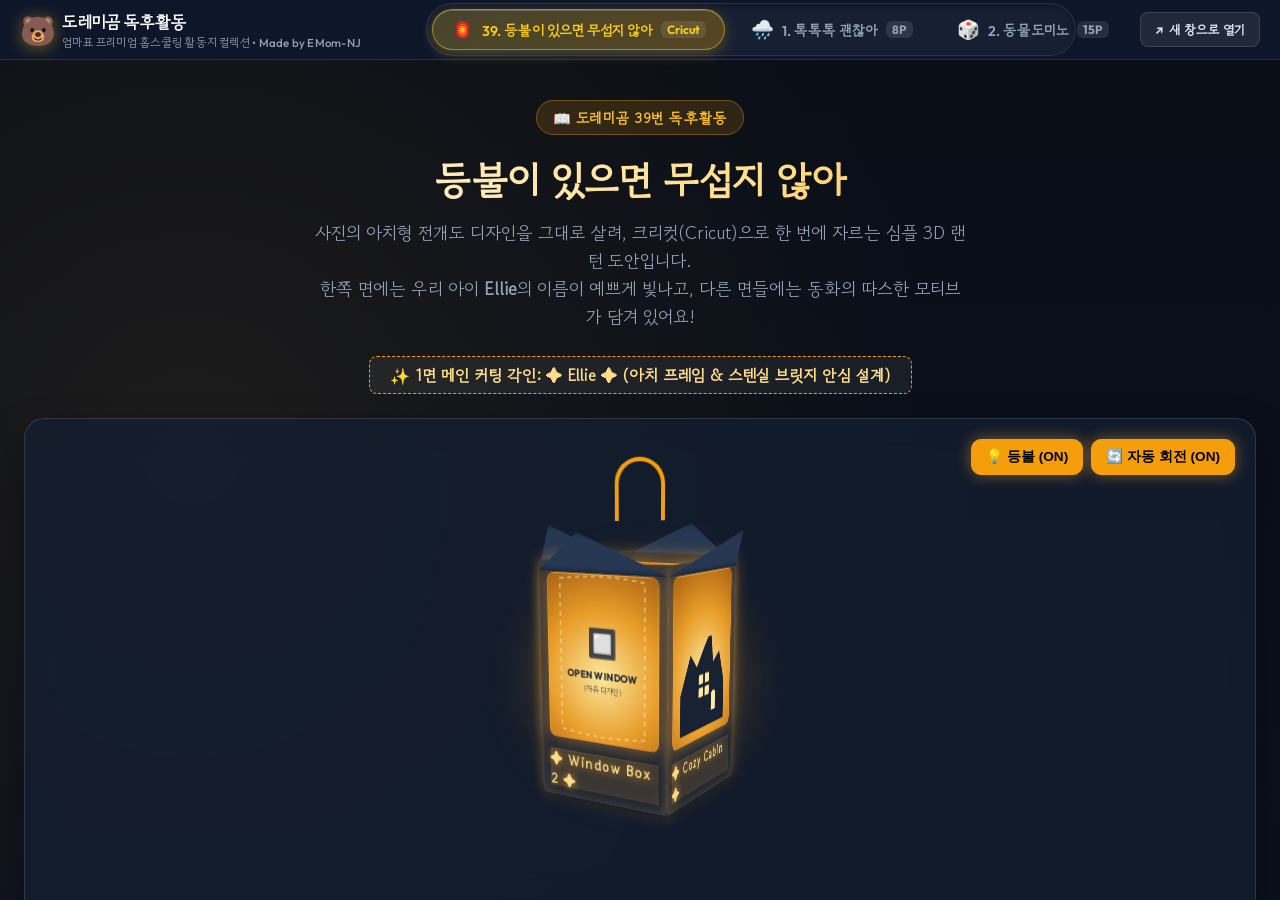
<file: index.html>
<!DOCTYPE html>
<html lang="ko">
<head>
  <meta charset="UTF-8">
  <meta name="viewport" content="width=device-width, initial-scale=1.0">
  <title>도레미곰 독후활동 스튜디오 | DoReMi Gom Activity Portal</title>
  <meta name="description" content="도레미곰 그림책 독후활동 컬렉션: 1. 톡톡톡 괜찮아(우산 오려붙이기), 2. 동물도미노(3D 입체 블록 접기), 39. 등불이 있으면 무섭지 않아(크리컷 페이퍼 랜턴)">
  
  <!-- Google Fonts -->
  <link rel="preconnect" href="https://fonts.googleapis.com">
  <link rel="preconnect" href="https://fonts.gstatic.com" crossorigin>
  <link href="https://fonts.googleapis.com/css2?family=Gowun+Dodum&family=Outfit:wght@400;500;600;700;800&family=Nanum+Pen+Script&display=swap" rel="stylesheet">

  <style>
    :root {
      --bg-dark: #0f172a;
      --bg-nav: rgba(15, 23, 42, 0.92);
      --border-subtle: rgba(255, 255, 255, 0.1);
      --text-main: #f8fafc;
      --text-muted: #94a3b8;
      
      /* Theme accents */
      --tab1-color: #38bdf8;
      --tab1-glow: rgba(56, 189, 248, 0.25);
      --tab2-color: #fb923c;
      --tab2-glow: rgba(251, 146, 60, 0.25);
      --tab3-color: #facc15;
      --tab3-glow: rgba(250, 204, 21, 0.25);
      
      --header-h: 68px;
    }

    * {
      box-sizing: border-box;
      margin: 0;
      padding: 0;
    }

    body, html {
      width: 100%;
      height: 100%;
      height: 100dvh;
      overflow: hidden;
      font-family: 'Outfit', 'Gowun Dodum', sans-serif;
      background-color: var(--bg-dark);
      color: var(--text-main);
      display: flex;
      flex-direction: column;
    }

    /* Master Top Bar */
    .master-header {
      flex: 0 0 auto;
      background: var(--bg-nav);
      backdrop-filter: blur(12px);
      -webkit-backdrop-filter: blur(12px);
      border-bottom: 1px solid var(--border-subtle);
      display: flex;
      align-items: center;
      justify-content: space-between;
      padding: 0 1.25rem;
      min-height: 60px;
      z-index: 1000;
      position: relative;
    }

    /* Logo & Branding */
    .brand-section {
      display: flex;
      align-items: center;
      gap: 12px;
      min-width: fit-content;
    }

    .brand-icon {
      font-size: 1.8rem;
      display: flex;
      align-items: center;
      justify-content: center;
      filter: drop-shadow(0 2px 8px rgba(250, 204, 21, 0.4));
      animation: floatSlow 3s ease-in-out infinite alternate;
    }

    @keyframes floatSlow {
      0% { transform: translateY(0); }
      100% { transform: translateY(-3px); }
    }

    .brand-title-group {
      display: flex;
      flex-direction: column;
    }

    .brand-title {
      font-size: 1.05rem;
      font-weight: 800;
      letter-spacing: -0.02em;
      background: linear-gradient(135deg, #ffffff 40%, #cbd5e1 100%);
      -webkit-background-clip: text;
      -webkit-text-fill-color: transparent;
      display: flex;
      align-items: center;
      gap: 6px;
    }

    .brand-subtitle {
      font-size: 0.72rem;
      color: var(--text-muted);
      font-weight: 500;
      letter-spacing: 0.02em;
    }

    /* 3 Main Navigation Tabs */
    .tabs-nav {
      display: flex;
      align-items: center;
      gap: 8px;
      background: rgba(30, 41, 59, 0.6);
      padding: 5px;
      border-radius: 9999px;
      border: 1px solid rgba(255, 255, 255, 0.08);
      box-shadow: inset 0 2px 6px rgba(0, 0, 0, 0.3);
      max-width: 650px;
    }

    .portal-tab-btn {
      display: flex;
      align-items: center;
      gap: 8px;
      padding: 8px 18px;
      border-radius: 9999px;
      border: none;
      background: transparent;
      color: #94a3b8;
      font-family: inherit;
      font-size: 0.88rem;
      font-weight: 600;
      cursor: pointer;
      transition: all 0.22s cubic-bezier(0.4, 0, 0.2, 1);
      position: relative;
      white-space: nowrap;
      text-decoration: none;
    }

    .portal-tab-btn:hover {
      color: #f1f5f9;
      background: rgba(255, 255, 255, 0.06);
    }

    .tab-icon {
      font-size: 1.15rem;
    }

    .tab-num {
      font-size: 0.75rem;
      padding: 1px 6px;
      border-radius: 6px;
      background: rgba(255, 255, 255, 0.1);
      font-weight: 700;
    }

    /* Active Tab States */
    .portal-tab-btn.active[data-target="toktok"] {
      background: linear-gradient(135deg, rgba(56, 189, 248, 0.22), rgba(2, 132, 199, 0.35));
      color: #38bdf8;
      box-shadow: 0 4px 14px var(--tab1-glow), inset 0 1px 0 rgba(255, 255, 255, 0.2);
      border: 1px solid rgba(56, 189, 248, 0.5);
    }

    .portal-tab-btn.active[data-target="domino"] {
      background: linear-gradient(135deg, rgba(251, 146, 60, 0.22), rgba(234, 88, 12, 0.35));
      color: #fb923c;
      box-shadow: 0 4px 14px var(--tab2-glow), inset 0 1px 0 rgba(255, 255, 255, 0.2);
      border: 1px solid rgba(251, 146, 60, 0.5);
    }

    .portal-tab-btn.active[data-target="lantern"] {
      background: linear-gradient(135deg, rgba(250, 204, 21, 0.22), rgba(202, 138, 4, 0.35));
      color: #facc15;
      box-shadow: 0 4px 14px var(--tab3-glow), inset 0 1px 0 rgba(255, 255, 255, 0.2);
      border: 1px solid rgba(250, 204, 21, 0.5);
    }

    /* Header Right Actions */
    .header-actions {
      display: flex;
      align-items: center;
      gap: 10px;
    }

    .btn-popout {
      display: inline-flex;
      align-items: center;
      gap: 6px;
      padding: 7px 14px;
      border-radius: 8px;
      background: rgba(255, 255, 255, 0.08);
      border: 1px solid rgba(255, 255, 255, 0.12);
      color: #e2e8f0;
      font-size: 0.8rem;
      font-weight: 600;
      text-decoration: none;
      cursor: pointer;
      transition: all 0.2s ease;
    }

    .btn-popout:hover {
      background: rgba(255, 255, 255, 0.16);
      color: #fff;
      transform: translateY(-1px);
    }

    /* Fullscreen Viewport for Iframes */
    .app-viewport {
      flex: 1 1 auto;
      width: 100%;
      height: 100%;
      position: relative;
      background: #000;
      overflow: hidden;
    }

    .tab-iframe {
      width: 100%;
      height: 100%;
      border: none;
      position: absolute;
      top: 0;
      left: 0;
      right: 0;
      bottom: 0;
      visibility: hidden;
      opacity: 0;
      pointer-events: none;
      transition: opacity 0.12s ease;
    }

    .tab-iframe.active {
      visibility: visible;
      opacity: 1;
      pointer-events: auto;
    }

    .tab-name-short {
      display: none;
    }

    /* Mobile Responsive - All 3 tabs visible without scrolling or clipping! */
    @media (max-width: 768px) {
      .master-header {
        padding: 6px 8px 8px; /* generous bottom spacing prevents clipping */
        flex-direction: column;
        justify-content: center;
        gap: 6px;
        min-height: auto;
      }
      .brand-section {
        width: 100%;
        justify-content: space-between;
      }
      .brand-icon {
        font-size: 1.1rem;
      }
      .brand-title {
        font-size: 0.82rem;
      }
      .brand-subtitle {
        display: none;
      }
      .header-actions {
        position: absolute;
        top: 6px;
        right: 8px;
      }
      .btn-popout {
        padding: 3px 7px;
        font-size: 0.72rem;
      }
      .btn-popout span.label-text {
        display: none;
      }
      .tabs-nav {
        width: 100%;
        max-width: 100%;
        display: grid;
        grid-template-columns: 1fr 1fr 1fr;
        gap: 4px;
        padding: 3px;
        border-radius: 12px;
        overflow: hidden;
      }
      .portal-tab-btn {
        padding: 7px 2px;
        font-size: 0.78rem;
        justify-content: center;
        gap: 4px;
        border-radius: 8px;
      }
      .tab-icon {
        font-size: 0.95rem;
      }
      .tab-name-full {
        display: none;
      }
      .tab-name-short {
        display: inline;
        white-space: nowrap;
        font-weight: 700;
      }
      .tab-num {
        display: none;
      }
    }
  </style>
</head>
<body>

  <!-- Master Top Navigation Bar -->
  <header class="master-header">
    
    <!-- Branding -->
    <div class="brand-section">
      <div style="display: flex; align-items: center; gap: 6px;">
        <div class="brand-icon">🐻</div>
        <div class="brand-title-group">
          <h1 class="brand-title">도레미곰 독후활동</h1>
          <span class="brand-subtitle">엄마표 프리미엄 홈스쿨링 활동지 컬렉션 • Made by EMom-NJ</span>
        </div>
      </div>
    </div>

    <!-- 3 Core Navigation Tabs (100% visible at once on mobile) -->
    <nav class="tabs-nav" role="tablist">
      <button class="portal-tab-btn active" data-target="lantern" id="tabBtnLantern" role="tab" aria-selected="true">
        <span class="tab-icon">🏮</span>
        <span class="tab-name-full">39. 등불이 있으면 무섭지 않아</span>
        <span class="tab-name-short">39. 등불</span>
        <span class="tab-num">Cricut</span>
      </button>

      <button class="portal-tab-btn" data-target="toktok" id="tabBtnToktok" role="tab" aria-selected="false">
        <span class="tab-icon">🌧️</span>
        <span class="tab-name-full">1. 톡톡톡 괜찮아</span>
        <span class="tab-name-short">1. 톡톡톡</span>
        <span class="tab-num">8P</span>
      </button>

      <button class="portal-tab-btn" data-target="domino" id="tabBtnDomino" role="tab" aria-selected="false">
        <span class="tab-icon">🎲</span>
        <span class="tab-name-full">2. 동물도미노</span>
        <span class="tab-name-short">2. 도미노</span>
        <span class="tab-num">15P</span>
      </button>
    </nav>

    <!-- Header Actions -->
    <div class="header-actions">
      <a id="popoutLink" href="39_lantern/index.html" target="_blank" rel="noopener" class="btn-popout" title="새 창에서 단독 전체화면으로 열기 (인쇄 및 작업용)">
        <span>↗️</span>
        <span class="label-text">새 창으로 열기</span>
      </a>
    </div>

  </header>

  <!-- Main Viewport containing the 3 Sub-Applications -->
  <main class="app-viewport">
    <!-- Tab 39: 등불이 있으면 무섭지 않아 (3D Cricut Lantern) - Default First -->
    <iframe 
      id="frame-lantern" 
      src="39_lantern/index.html" 
      class="tab-iframe active" 
      title="39. 등불이 있으면 무섭지 않아 독후활동"
      allow="autoplay; camera; microphone">
    </iframe>

    <!-- Tab 1: 톡톡톡 괜찮아 -->
    <iframe 
      id="frame-toktok" 
      src="1_toktok/index.html" 
      class="tab-iframe" 
      title="1. 톡톡톡 괜찮아 독후활동"
      allow="autoplay; camera; microphone">
    </iframe>

    <!-- Tab 2: 동물도미노 -->
    <iframe 
      id="frame-domino" 
      src="2_domino/index.html" 
      class="tab-iframe" 
      title="2. 동물도미노 독후활동"
      allow="autoplay; camera; microphone">
    </iframe>
  </main>

  <!-- Portal Logic -->
  <script>
    const tabButtons = document.querySelectorAll('.portal-tab-btn');
    const iframes = {
      lantern: document.getElementById('frame-lantern'),
      toktok: document.getElementById('frame-toktok'),
      domino: document.getElementById('frame-domino')
    };
    const popoutLink = document.getElementById('popoutLink');

    const urls = {
      lantern: '39_lantern/index.html',
      toktok: '1_toktok/index.html',
      domino: '2_domino/index.html'
    };

    function switchTab(targetId) {
      if (!iframes[targetId]) return;

      // Update Tab Button styles
      tabButtons.forEach(btn => {
        const isMatch = btn.getAttribute('data-target') === targetId;
        btn.classList.toggle('active', isMatch);
        btn.setAttribute('aria-selected', isMatch ? 'true' : 'false');
      });

      // Update Iframe visibility (preserves DOM state & active games!)
      Object.keys(iframes).forEach(key => {
        iframes[key].classList.toggle('active', key === targetId);
      });

      // Update Popout Link
      popoutLink.href = urls[targetId];

      // Update Hash
      if (window.location.hash !== `#${targetId}`) {
        history.replaceState(null, '', `#${targetId}`);
      }

      // Notify iframe when activated so animations (like 3D lantern) start immediately
      try {
        iframes[targetId]?.contentWindow?.postMessage({ action: 'tab-activated', tab: targetId }, '*');
      } catch (e) {}
    }

    // Attach Click Events
    tabButtons.forEach(btn => {
      btn.addEventListener('click', () => {
        const target = btn.getAttribute('data-target');
        switchTab(target);
      });
    });

    // Handle initial URL hash on load (e.g. #toktok or #domino, default to #lantern)
    function initFromHash() {
      const hash = window.location.hash.replace('#', '').toLowerCase();
      if (hash && iframes[hash]) {
        switchTab(hash);
      } else {
        switchTab('lantern');
      }
    }

    window.addEventListener('DOMContentLoaded', initFromHash);
    window.addEventListener('hashchange', initFromHash);
  </script>

</body>
</html>
</file>
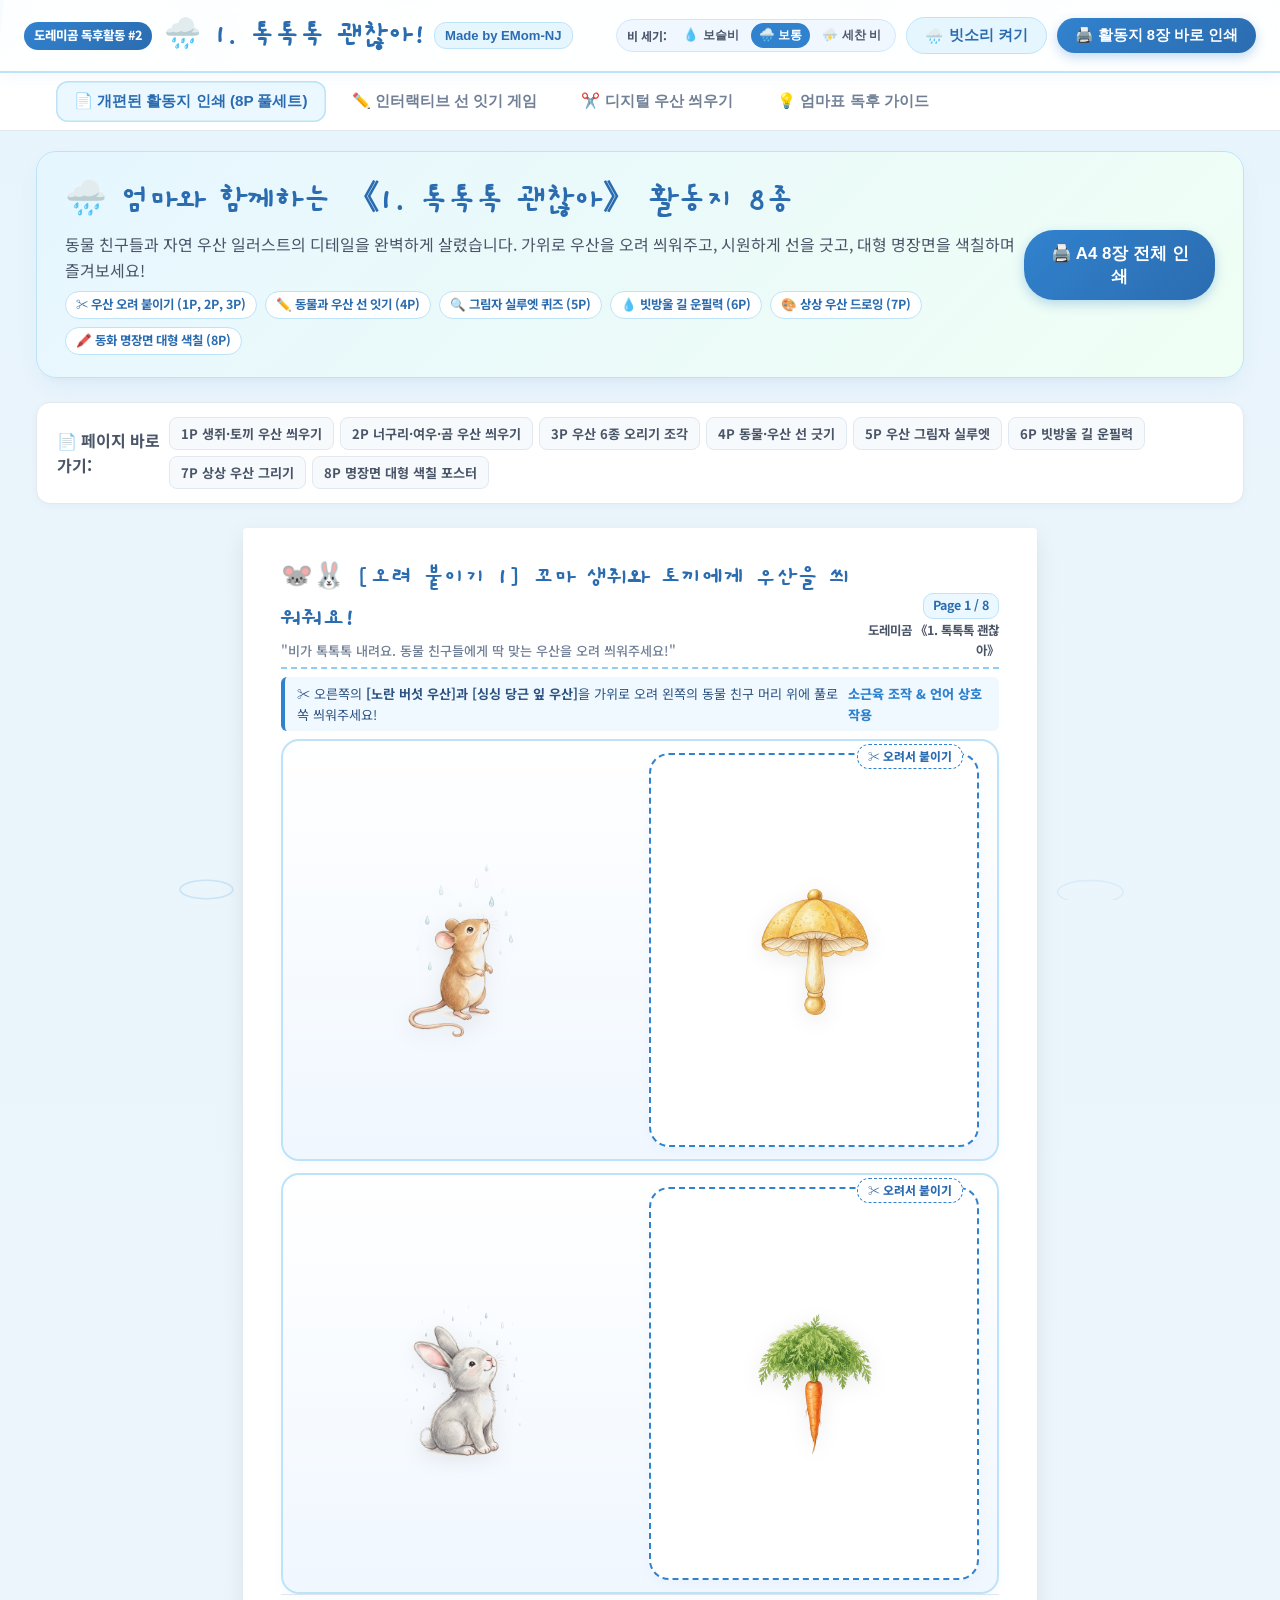
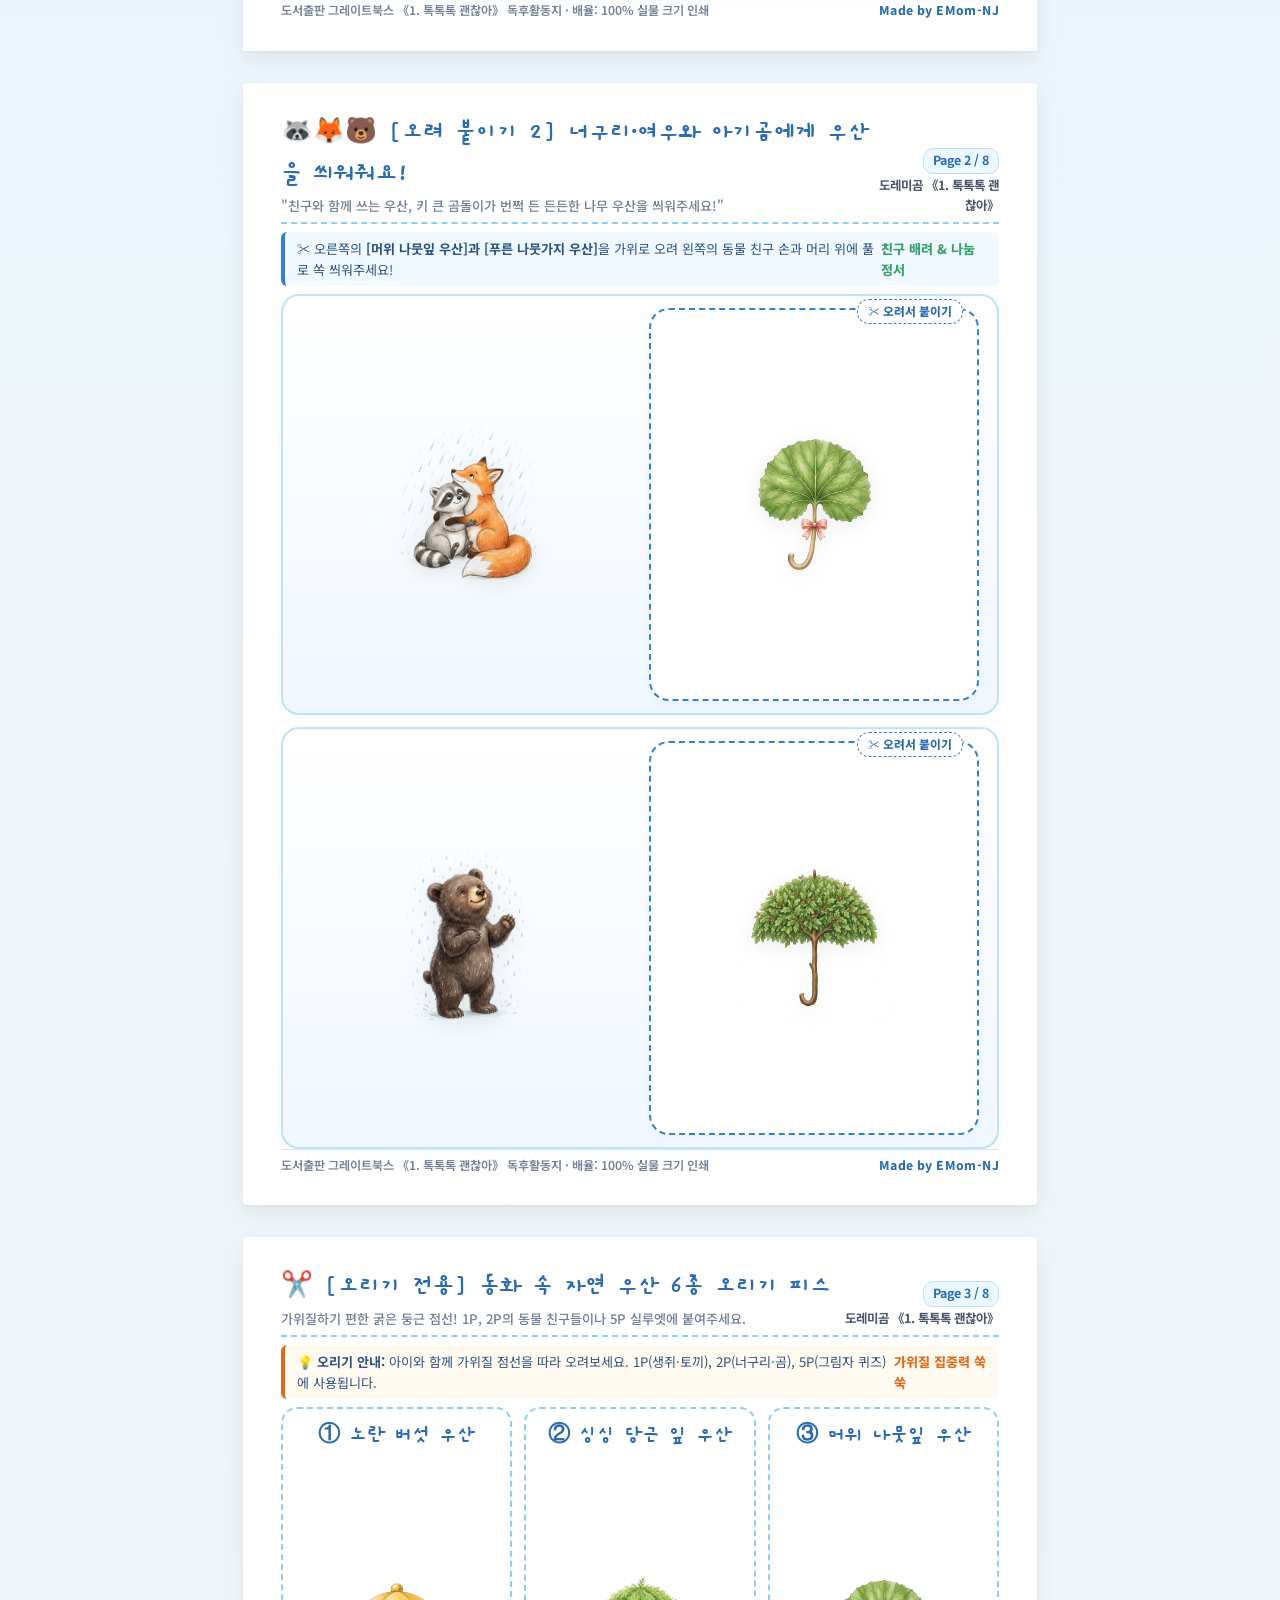
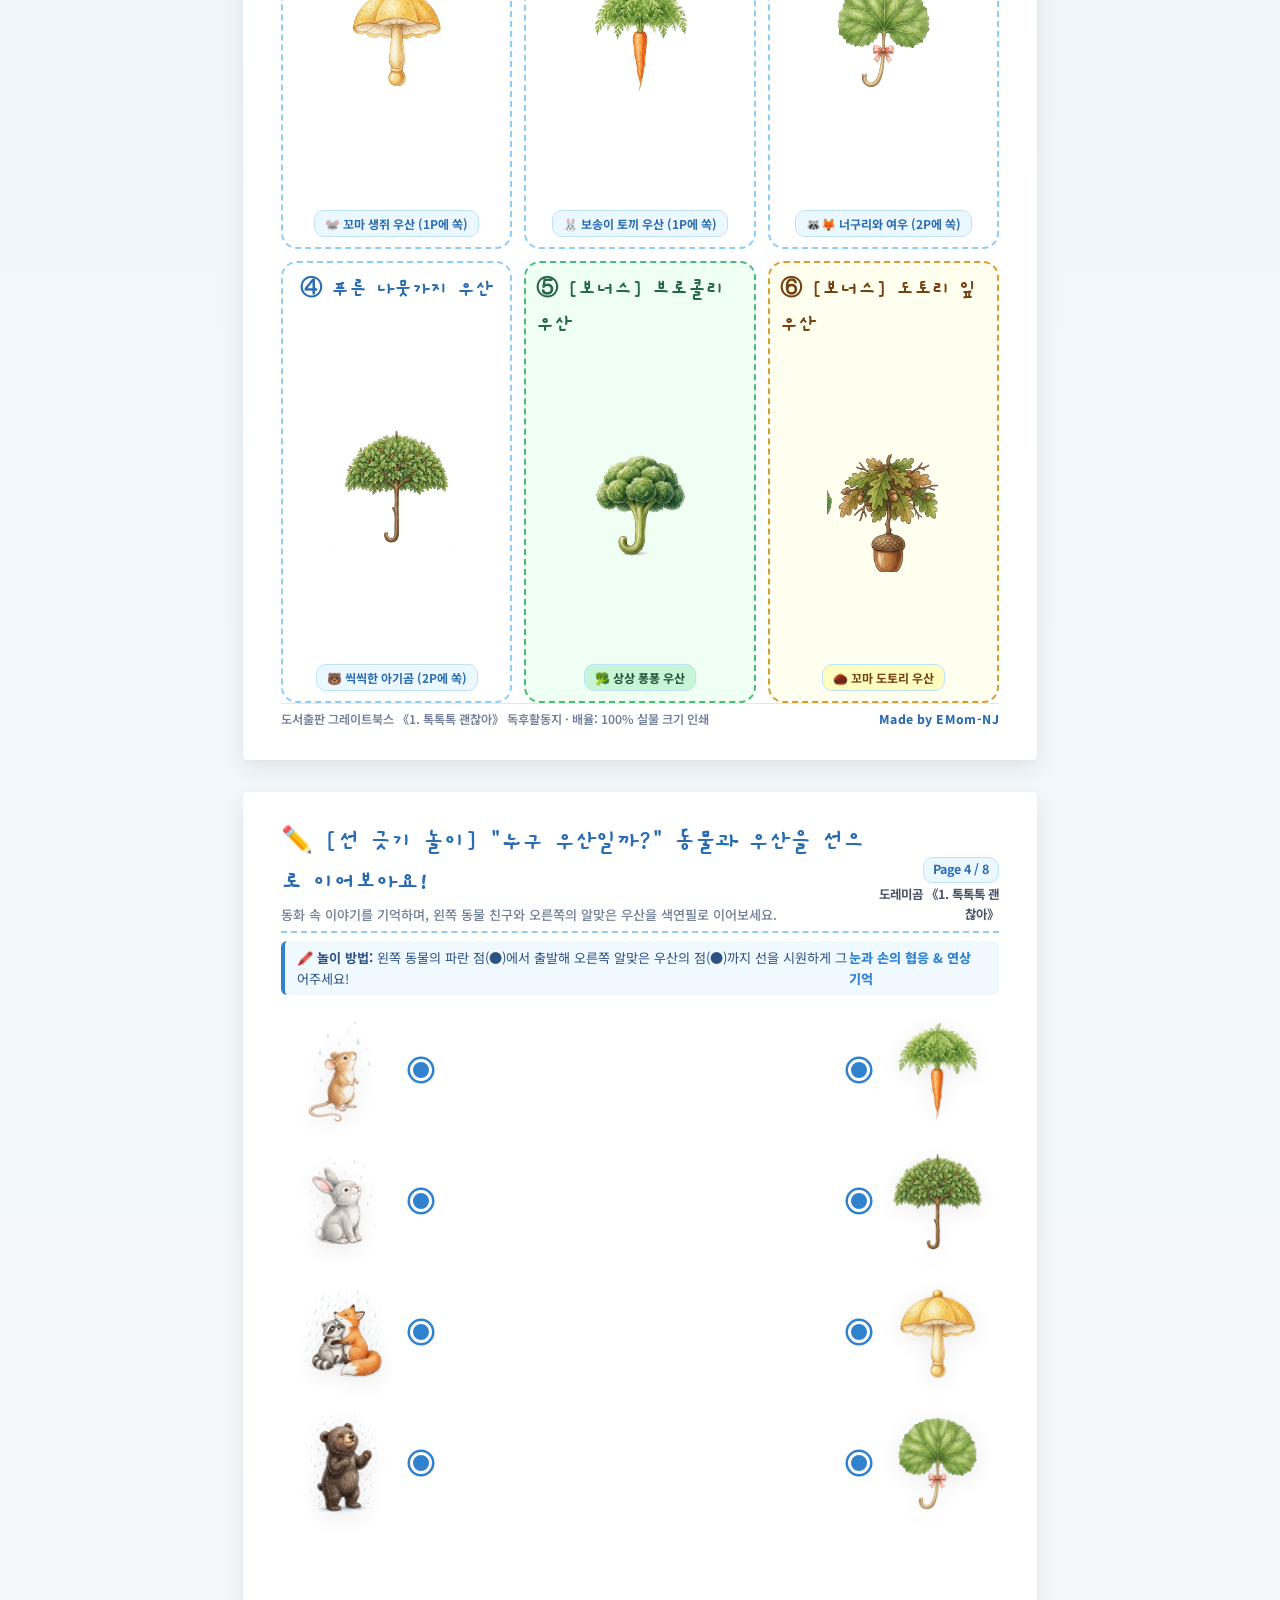
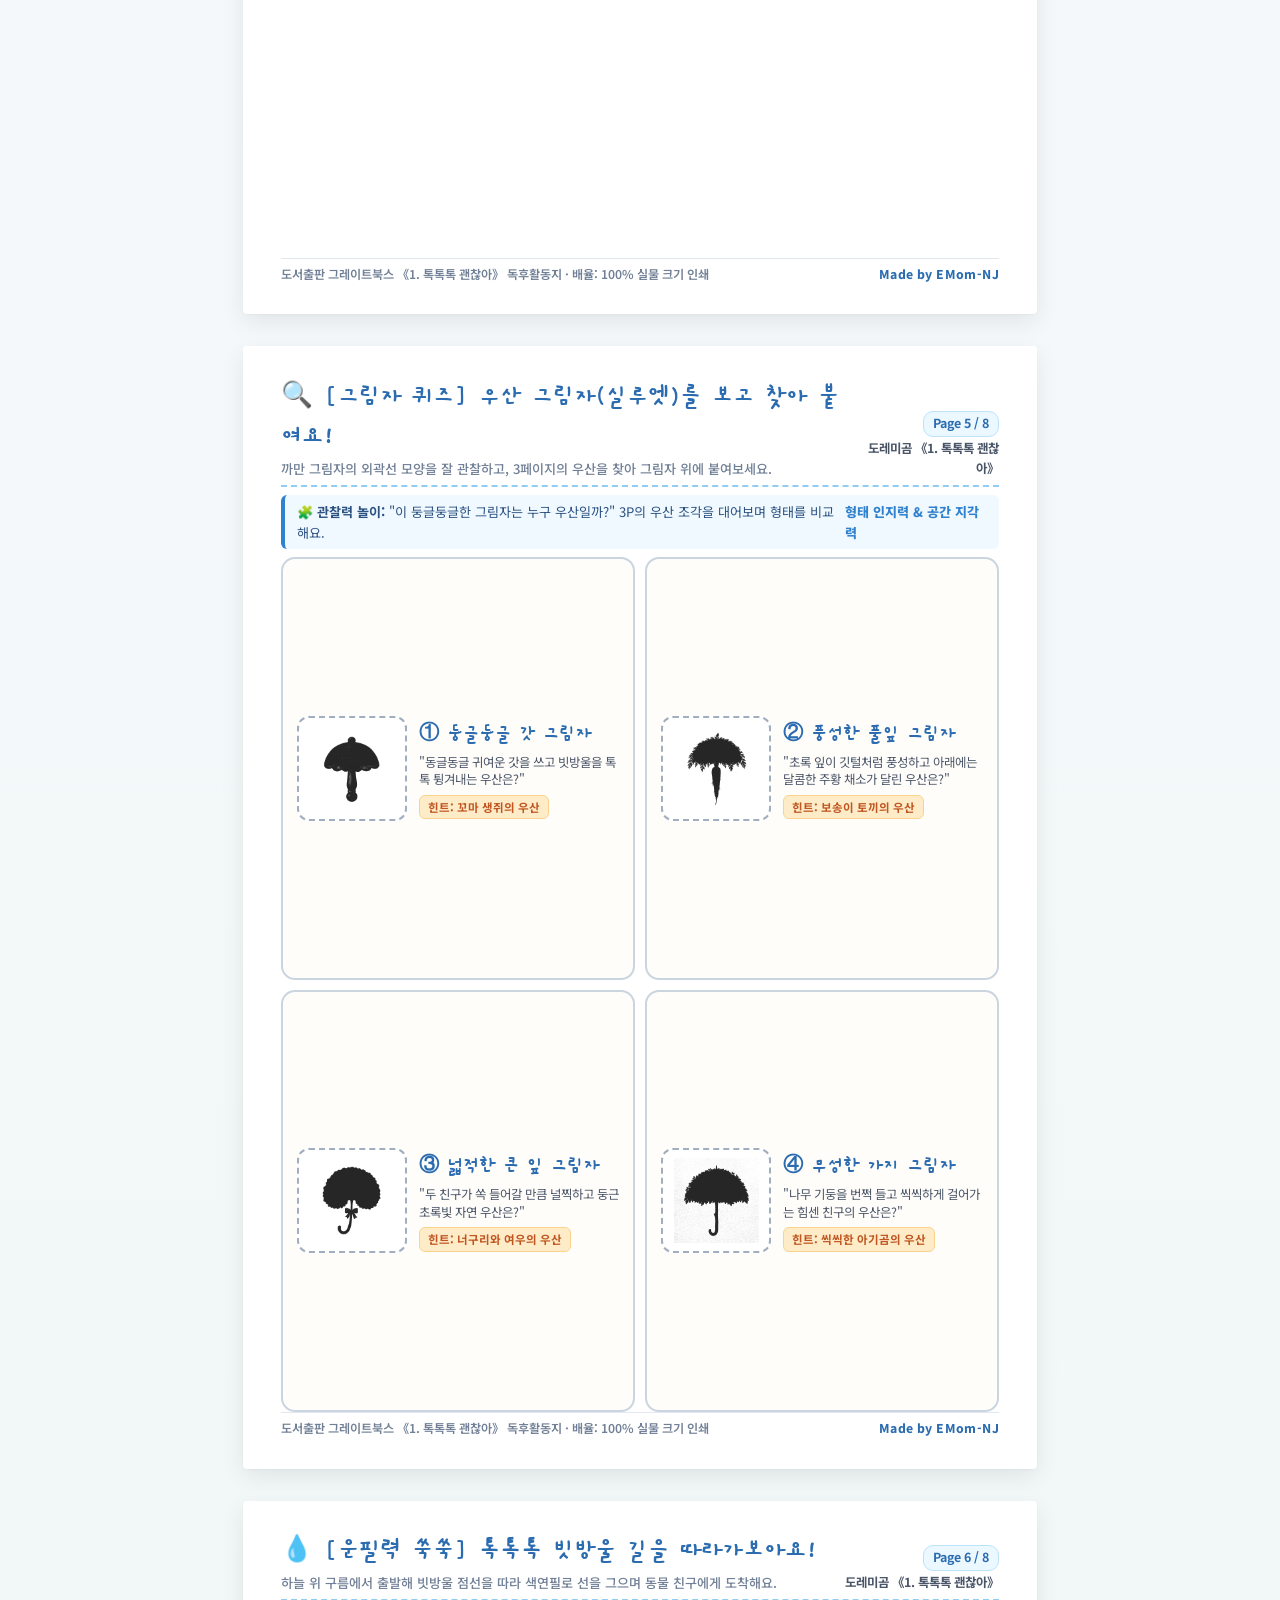
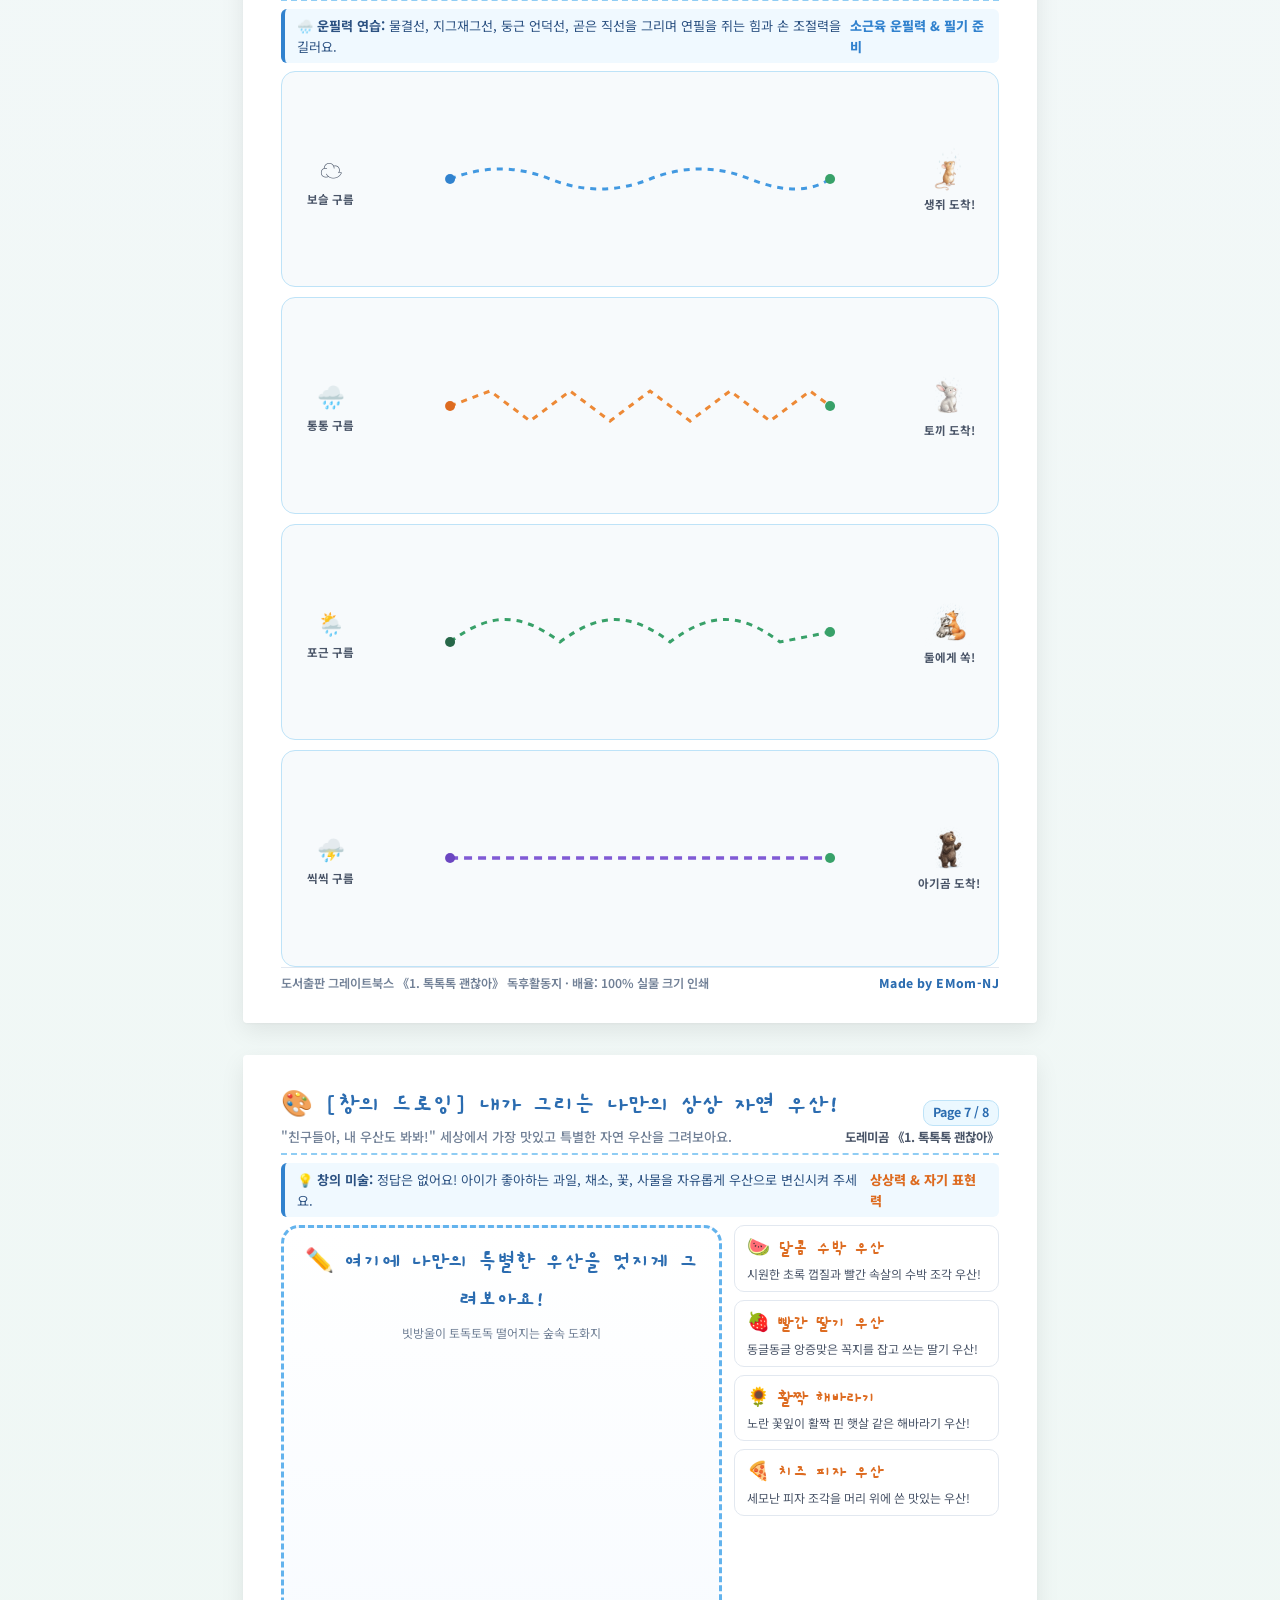
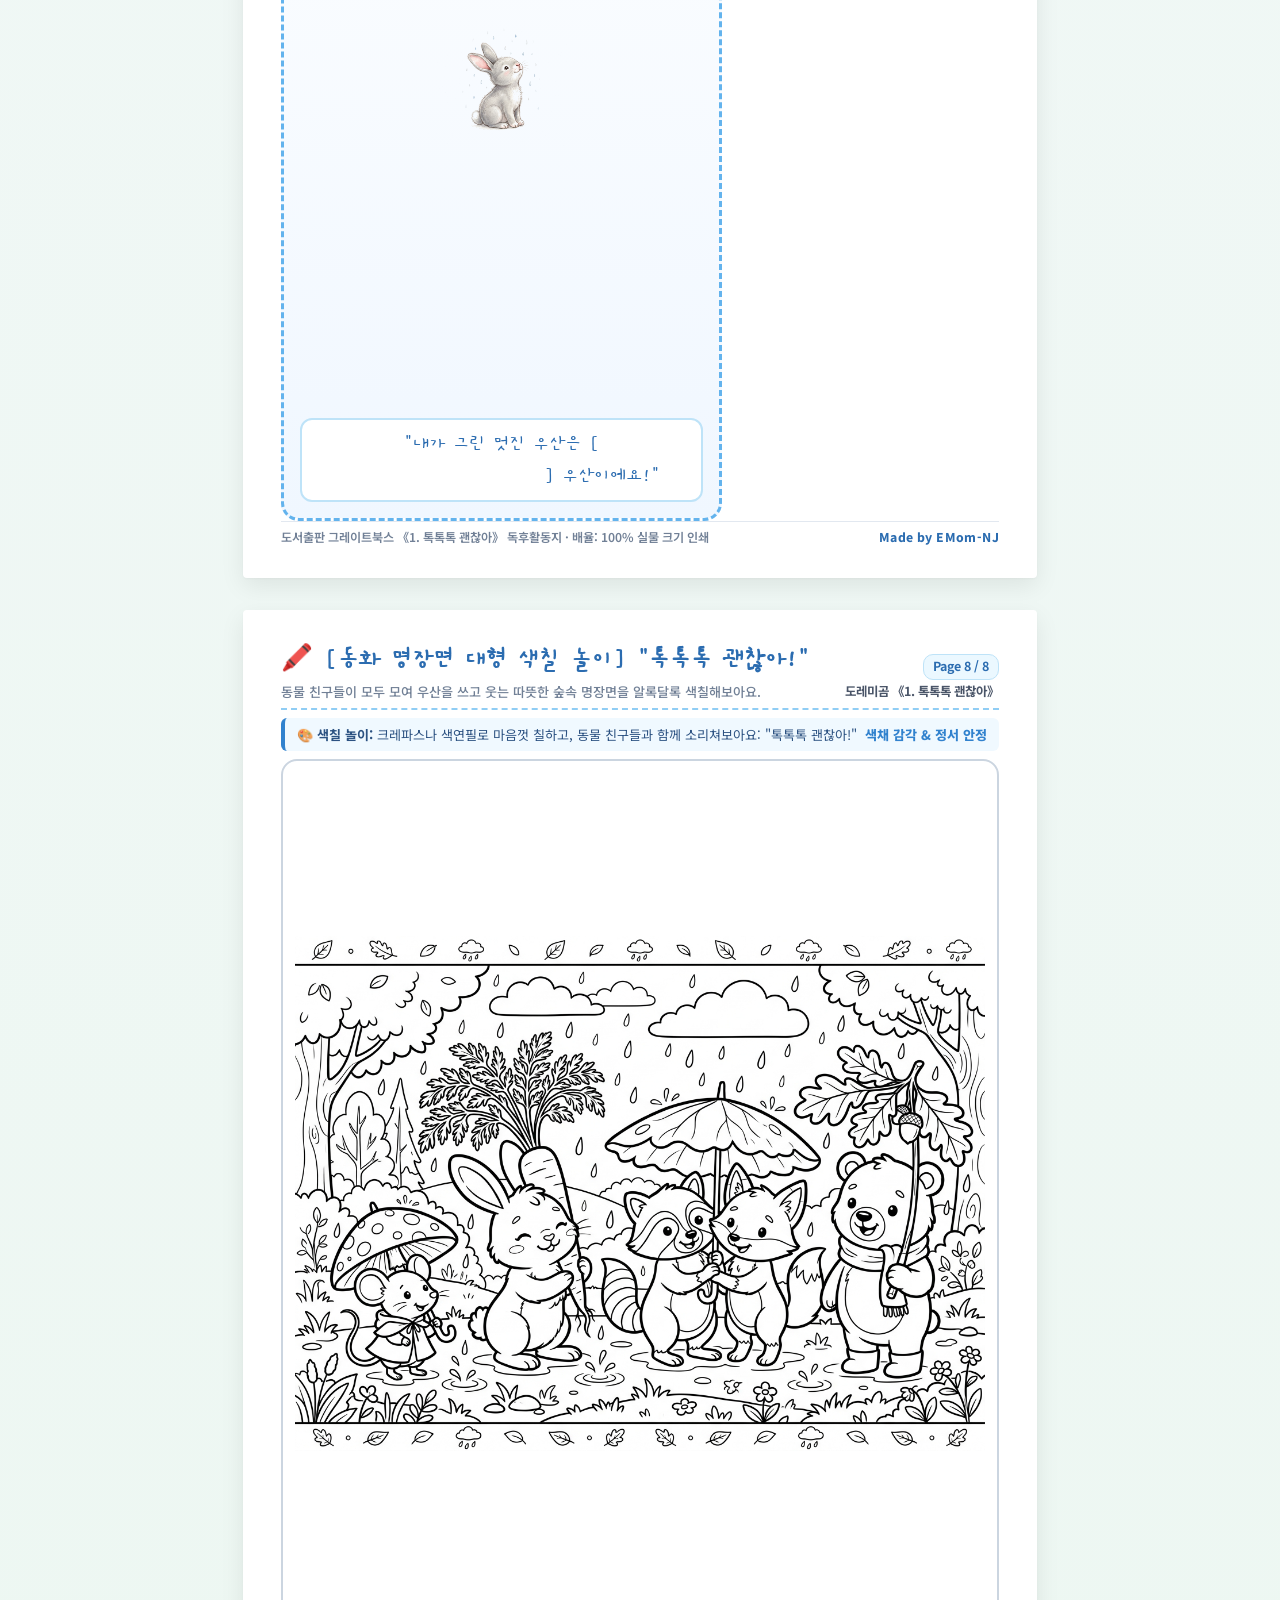
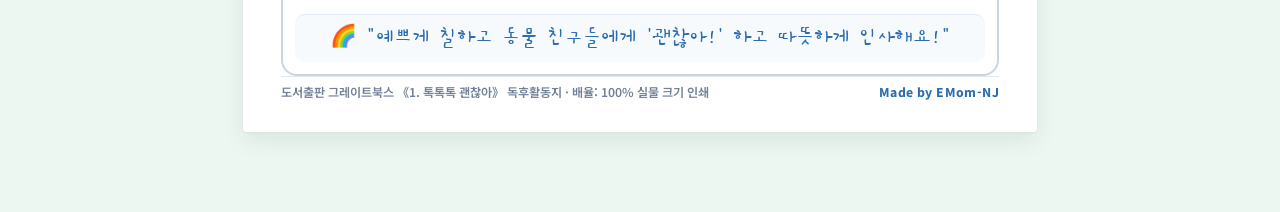
<file: 1_toktok/index.html>
<!DOCTYPE html>
<html lang="ko">
<head>
  <meta charset="UTF-8">
  <meta name="viewport" content="width=device-width, initial-scale=1.0">
  <title>도레미곰 《1. 톡톡톡 괜찮아》 독후활동 키트 | Made by EMom-NJ</title>
  <meta name="description" content="도레미곰 1. 톡톡톡 괜찮아 엄마표 독후활동지 8종 세트: 우산 오려 붙이기, 선 잇기, 실루엣 퀴즈, 빗방울 길 운필력, 상상 우산 그리기, 명장면 대형 색칠 포스터">
  <link rel="stylesheet" href="style.css">
</head>
<body>

  <!-- Dynamic Rain Animation Canvas with Ripples & Mouse Trail -->
  <canvas id="rainCanvas" class="rain-canvas"></canvas>

  <!-- App Header -->
  <header class="app-header">
    <div class="brand-group">
      <span class="brand-badge">도레미곰 독후활동 #2</span>
      <h1 class="brand-title">
        🌧️ 1. 톡톡톡 괜찮아!
        <span class="author-tag">Made by EMom-NJ</span>
      </h1>
    </div>

    <div class="header-actions">
      <!-- Rain Intensity Control -->
      <div class="rain-control-group" title="배경 빗방울 강도 조절">
        <span style="font-size: 0.75rem; color: #4a5568; margin: 0 4px; font-weight:700;">비 세기:</span>
        <button class="rain-btn" data-intensity="light">💧 보슬비</button>
        <button class="rain-btn active" data-intensity="medium">🌧️ 보통</button>
        <button class="rain-btn" data-intensity="heavy">⛈️ 세찬 비</button>
      </div>

      <button id="audioToggleBtn" class="btn btn-audio" title="톡톡톡 빗소리 배경음악">
        <span id="audioIcon">🌧️</span> <span id="audioText">빗소리 켜기</span>
      </button>

      <button onclick="window.print()" class="btn btn-primary">
        🖨️ 활동지 8장 바로 인쇄
      </button>
    </div>
  </header>

  <!-- Top Navigation Tabs -->
  <nav class="nav-tabs-wrapper">
    <div class="mobile-action-bar no-print">
      <button onclick="window.print()" class="btn-m-action btn-m-print">
        <span>🖨️</span> A4 8장 바로 인쇄
      </button>
      <button id="mobileAudioBtn" class="btn-m-action btn-m-audio" onclick="document.getElementById('audioToggleBtn').click()">
        <span id="mobileAudioIcon">🌧️</span> <span id="mobileAudioText">빗소리</span>
      </button>
    </div>
    <div class="nav-tabs">
      <button class="tab-btn active" data-tab="tab-print">
        <span class="btn-text-full">📄 개편된 활동지 인쇄 (8P 풀세트)</span>
        <span class="btn-text-short">📄 인쇄(8P)</span>
      </button>
      <button class="tab-btn" data-tab="tab-line-game">
        <span class="btn-text-full">✏️ 인터랙티브 선 잇기 게임</span>
        <span class="btn-text-short">✏️ 선 잇기</span>
      </button>
      <button class="tab-btn" data-tab="tab-paste-preview">
        <span class="btn-text-full">✂️ 디지털 우산 씌우기</span>
        <span class="btn-text-short">✂️ 우산씌우기</span>
      </button>
      <button class="tab-btn" data-tab="tab-guide">
        <span class="btn-text-full">💡 엄마표 독후 가이드</span>
        <span class="btn-text-short">💡 가이드</span>
      </button>
    </div>
  </nav>

  <!-- Main Content Area -->
  <main class="main-content">

    <!-- =========================================================
         TAB 1: 8-PAGE PRINTABLE ACTIVITY SHEETS
         ========================================================= -->
    <section id="tab-print" class="tab-pane active">
      <div class="hero-banner">
        <div class="hero-text">
          <h2>🌧️ 엄마와 함께하는 《1. 톡톡톡 괜찮아》 활동지 8종</h2>
          <p>
            동물 친구들과 자연 우산 일러스트의 디테일을 완벽하게 살렸습니다. 
            가위로 우산을 오려 씌워주고, 시원하게 선을 긋고, 대형 명장면을 색칠하며 즐겨보세요!
          </p>
          <div class="hero-tags">
            <span class="pill-tag">✂️ 우산 오려 붙이기 (1P, 2P, 3P)</span>
            <span class="pill-tag">✏️ 동물과 우산 선 잇기 (4P)</span>
            <span class="pill-tag">🔍 그림자 실루엣 퀴즈 (5P)</span>
            <span class="pill-tag">💧 빗방울 길 운필력 (6P)</span>
            <span class="pill-tag">🎨 상상 우산 드로잉 (7P)</span>
            <span class="pill-tag">🖍️ 동화 명장면 대형 색칠 (8P)</span>
          </div>
        </div>
        <button onclick="window.print()" class="btn btn-primary" style="padding: 12px 24px; font-size: 1.05rem;">
          🖨️ A4 8장 전체 인쇄
        </button>
      </div>

      <!-- Quick Jump Toolbar -->
      <div class="print-controls-bar">
        <span style="font-weight: 700; color: #4a5568;">📄 페이지 바로가기:</span>
        <div class="page-jump-selector">
          <a href="#sheet-1" class="page-chip">1P 생쥐·토끼 우산 씌우기</a>
          <a href="#sheet-2" class="page-chip">2P 너구리·여우·곰 우산 씌우기</a>
          <a href="#sheet-3" class="page-chip">3P 우산 6종 오리기 조각</a>
          <a href="#sheet-4" class="page-chip">4P 동물·우산 선 긋기</a>
          <a href="#sheet-5" class="page-chip">5P 우산 그림자 실루엣</a>
          <a href="#sheet-6" class="page-chip">6P 빗방울 길 운필력</a>
          <a href="#sheet-7" class="page-chip">7P 상상 우산 그리기</a>
          <a href="#sheet-8" class="page-chip">8P 명장면 대형 색칠 포스터</a>
        </div>
      </div>

      <div class="print-sheets-container">

        <!-- ==================== SHEET 1: PASTE UMBRELLA 1 (MOUSE & RABBIT) ==================== -->
        <article id="sheet-1" class="a4-sheet">
          <header class="sheet-header">
            <div class="sheet-title-group">
              <h3>🐭🐰 [오려 붙이기 1] 꼬마 생쥐와 토끼에게 우산을 씌워줘요!</h3>
              <p class="subtext">"비가 톡톡톡 내려요. 동물 친구들에게 딱 맞는 우산을 오려 씌워주세요!"</p>
            </div>
            <div class="sheet-meta-badge">
              <span class="page-number">Page 1 / 8</span>
              <div>도레미곰 《1. 톡톡톡 괜찮아》</div>
            </div>
          </header>

          <div class="instruction-strip">
            <span>✂️ 오른쪽의 <strong>[노란 버섯 우산]과 [싱싱 당근 잎 우산]</strong>을 가위로 오려 왼쪽의 동물 친구 머리 위에 풀로 쏙 씌워주세요!</span>
            <span style="font-weight:800; color:#3182ce;">소근육 조작 &amp; 언어 상호작용</span>
          </div>

          <div class="paste-dual-grid">
            <!-- Mouse Zone -->
            <div class="paste-animal-card">
              <div class="paste-animal-visual">
                <img src="assets/rain_animal_1_mouse.png" alt="비를 맞는 아기 생쥐">
              </div>
              <div class="paste-cut-piece">
                <div class="cut-scissors-tag">✂️ 오려서 붙이기</div>
                <img src="assets/det_umbrella_1_mushroom.png" alt="노란 버섯 우산" class="cut-piece-img">
              </div>
            </div>

            <!-- Rabbit Zone -->
            <div class="paste-animal-card">
              <div class="paste-animal-visual">
                <img src="assets/rain_animal_2_rabbit.png" alt="비를 맞는 토끼">
              </div>
              <div class="paste-cut-piece">
                <div class="cut-scissors-tag">✂️ 오려서 붙이기</div>
                <img src="assets/det_umbrella_2_carrot.png" alt="싱싱 당근 잎 우산" class="cut-piece-img">
              </div>
            </div>
          </div>

          <footer class="sheet-footer">
            <span>도서출판 그레이트북스 《1. 톡톡톡 괜찮아》 독후활동지 · 배율: 100% 실물 크기 인쇄</span>
            <span class="brand-signature">Made by EMom-NJ</span>
          </footer>
        </article>

        <!-- ==================== SHEET 2: PASTE UMBRELLA 2 (RACCOON/FOX & BEAR) ==================== -->
        <article id="sheet-2" class="a4-sheet">
          <header class="sheet-header">
            <div class="sheet-title-group">
              <h3>🦝🦊🐻 [오려 붙이기 2] 너구리·여우와 아기곰에게 우산을 씌워줘요!</h3>
              <p class="subtext">"친구와 함께 쓰는 우산, 키 큰 곰돌이가 번쩍 든 든든한 나무 우산을 씌워주세요!"</p>
            </div>
            <div class="sheet-meta-badge">
              <span class="page-number">Page 2 / 8</span>
              <div>도레미곰 《1. 톡톡톡 괜찮아》</div>
            </div>
          </header>

          <div class="instruction-strip">
            <span>✂️ 오른쪽의 <strong>[머위 나뭇잎 우산]과 [푸른 나뭇가지 우산]</strong>을 가위로 오려 왼쪽의 동물 친구 손과 머리 위에 풀로 쏙 씌워주세요!</span>
            <span style="font-weight:800; color:#38a169;">친구 배려 &amp; 나눔 정서</span>
          </div>

          <div class="paste-dual-grid">
            <!-- Raccoon & Fox Zone -->
            <div class="paste-animal-card">
              <div class="paste-animal-visual">
                <img src="assets/rain_animal_3_raccoon_fox.png" alt="비를 맞는 너구리와 여우">
              </div>
              <div class="paste-cut-piece">
                <div class="cut-scissors-tag">✂️ 오려서 붙이기</div>
                <img src="assets/det_umbrella_3_leaf.png" alt="머위 나뭇잎 우산" class="cut-piece-img">
              </div>
            </div>

            <!-- Bear Zone -->
            <div class="paste-animal-card">
              <div class="paste-animal-visual">
                <img src="assets/rain_animal_4_bear.png" alt="비를 맞는 아기곰">
              </div>
              <div class="paste-cut-piece">
                <div class="cut-scissors-tag">✂️ 오려서 붙이기</div>
                <img src="assets/det_umbrella_4_branch.png" alt="푸른 나뭇가지 우산" class="cut-piece-img">
              </div>
            </div>
          </div>

          <footer class="sheet-footer">
            <span>도서출판 그레이트북스 《1. 톡톡톡 괜찮아》 독후활동지 · 배율: 100% 실물 크기 인쇄</span>
            <span class="brand-signature">Made by EMom-NJ</span>
          </footer>
        </article>

        <!-- ==================== SHEET 3: 6 CUT-OUT UMBRELLA PIECES ==================== -->
        <article id="sheet-3" class="a4-sheet">
          <header class="sheet-header">
            <div class="sheet-title-group">
              <h3>✂️ [오리기 전용] 동화 속 자연 우산 6종 오리기 피스</h3>
              <p class="subtext">가위질하기 편한 굵은 둥근 점선! 1P, 2P의 동물 친구들이나 5P 실루엣에 붙여주세요.</p>
            </div>
            <div class="sheet-meta-badge">
              <span class="page-number">Page 3 / 8</span>
              <div>도레미곰 《1. 톡톡톡 괜찮아》</div>
            </div>
          </header>

          <div class="instruction-strip" style="background:#fffaf0; border-color:#dd6b20;">
            <span>💡 <strong>오리기 안내:</strong> 아이와 함께 가위질 점선을 따라 오려보세요. 1P(생쥐·토끼), 2P(너구리·곰), 5P(그림자 퀴즈)에 사용됩니다.</span>
            <span style="color:#dd6b20; font-weight:800;">가위질 집중력 쑥쑥</span>
          </div>

          <div class="cutout-pieces-grid">
            <!-- Piece 1 -->
            <div class="cut-umbrella-card">
              <h4>① 노란 버섯 우산</h4>
              <img src="assets/det_umbrella_1_mushroom.png" alt="버섯 우산">
              <span class="paste-badge">🐭 꼬마 생쥐 우산 (1P에 쏙)</span>
            </div>

            <!-- Piece 2 -->
            <div class="cut-umbrella-card">
              <h4>② 싱싱 당근 잎 우산</h4>
              <img src="assets/det_umbrella_2_carrot.png" alt="당근 우산">
              <span class="paste-badge">🐰 보송이 토끼 우산 (1P에 쏙)</span>
            </div>

            <!-- Piece 3 -->
            <div class="cut-umbrella-card">
              <h4>③ 머위 나뭇잎 우산</h4>
              <img src="assets/det_umbrella_3_leaf.png" alt="머위잎 우산">
              <span class="paste-badge">🦝🦊 너구리와 여우 (2P에 쏙)</span>
            </div>

            <!-- Piece 4 -->
            <div class="cut-umbrella-card">
              <h4>④ 푸른 나뭇가지 우산</h4>
              <img src="assets/det_umbrella_4_branch.png" alt="나뭇가지 우산">
              <span class="paste-badge">🐻 씩씩한 아기곰 (2P에 쏙)</span>
            </div>

            <!-- Piece 5 (Bonus) -->
            <div class="cut-umbrella-card" style="border-color:#48bb78; background:#f0fff4;">
              <h4 style="color:#276749;">⑤ [보너스] 브로콜리 우산</h4>
              <img src="assets/det_umbrella_5_broccoli.png" alt="브로콜리 우산">
              <span class="paste-badge" style="background:#c6f6d5; color:#22543d;">🥦 상상 퐁퐁 우산</span>
            </div>

            <!-- Piece 6 (Bonus) -->
            <div class="cut-umbrella-card" style="border-color:#d69e2e; background:#fffff0;">
              <h4 style="color:#744210;">⑥ [보너스] 도토리 잎 우산</h4>
              <img src="assets/det_umbrella_6_acorn.png" alt="도토리 우산">
              <span class="paste-badge" style="background:#fefcbf; color:#744210;">🌰 꼬마 도토리 우산</span>
            </div>
          </div>

          <footer class="sheet-footer">
            <span>도서출판 그레이트북스 《1. 톡톡톡 괜찮아》 독후활동지 · 배율: 100% 실물 크기 인쇄</span>
            <span class="brand-signature">Made by EMom-NJ</span>
          </footer>
        </article>

        <!-- ==================== SHEET 4: LINE MATCHING (CLEAN & WIDE) ==================== -->
        <article id="sheet-4" class="a4-sheet">
          <header class="sheet-header">
            <div class="sheet-title-group">
              <h3>✏️ [선 긋기 놀이] "누구 우산일까?" 동물과 우산을 선으로 이어보아요!</h3>
              <p class="subtext">동화 속 이야기를 기억하며, 왼쪽 동물 친구와 오른쪽의 알맞은 우산을 색연필로 이어보세요.</p>
            </div>
            <div class="sheet-meta-badge">
              <span class="page-number">Page 4 / 8</span>
              <div>도레미곰 《1. 톡톡톡 괜찮아》</div>
            </div>
          </header>

          <div class="instruction-strip">
            <span>🖍️ <strong>놀이 방법:</strong> 왼쪽 동물의 파란 점(●)에서 출발해 오른쪽 알맞은 우산의 점(●)까지 선을 시원하게 그어주세요!</span>
            <span style="font-weight:800; color:#3182ce;">눈과 손의 협응 &amp; 연상 기억</span>
          </div>

          <div class="line-matching-sheet-layout">
            <!-- Left Animals (Flush Left, No Box) -->
            <div class="matching-col left-col">
              <!-- Animal 1: Mouse -->
              <div class="match-item-row-clean">
                <img src="assets/rain_animal_1_mouse.png" alt="생쥐">
                <div class="match-dot-node"></div>
              </div>

              <!-- Animal 2: Rabbit -->
              <div class="match-item-row-clean">
                <img src="assets/rain_animal_2_rabbit.png" alt="토끼">
                <div class="match-dot-node"></div>
              </div>

              <!-- Animal 3: Raccoon & Fox -->
              <div class="match-item-row-clean">
                <img src="assets/rain_animal_3_raccoon_fox.png" alt="너구리와 여우">
                <div class="match-dot-node"></div>
              </div>

              <!-- Animal 4: Bear -->
              <div class="match-item-row-clean">
                <img src="assets/rain_animal_4_bear.png" alt="아기곰">
                <div class="match-dot-node"></div>
              </div>
            </div>

            <!-- Middle Wide Open Drawing Space for Children -->
            <div class="matching-center-drawing-zone"></div>

            <!-- Right Umbrellas (Flush Right, No Box, Shuffled!) -->
            <div class="matching-col right-col">
              <!-- Umbrella 1: Carrot -->
              <div class="match-item-row-clean">
                <div class="match-dot-node"></div>
                <img src="assets/det_umbrella_2_carrot.png" alt="당근 우산">
              </div>

              <!-- Umbrella 2: Branch -->
              <div class="match-item-row-clean">
                <div class="match-dot-node"></div>
                <img src="assets/det_umbrella_4_branch.png" alt="나뭇가지 우산">
              </div>

              <!-- Umbrella 3: Mushroom -->
              <div class="match-item-row-clean">
                <div class="match-dot-node"></div>
                <img src="assets/det_umbrella_1_mushroom.png" alt="버섯 우산">
              </div>

              <!-- Umbrella 4: Leaf -->
              <div class="match-item-row-clean">
                <div class="match-dot-node"></div>
                <img src="assets/det_umbrella_3_leaf.png" alt="머위 나뭇잎 우산">
              </div>
            </div>
          </div>

          <footer class="sheet-footer">
            <span>도서출판 그레이트북스 《1. 톡톡톡 괜찮아》 독후활동지 · 배율: 100% 실물 크기 인쇄</span>
            <span class="brand-signature">Made by EMom-NJ</span>
          </footer>
        </article>

        <!-- ==================== SHEET 5: SILHOUETTE MATCHING ==================== -->
        <article id="sheet-5" class="a4-sheet">
          <header class="sheet-header">
            <div class="sheet-title-group">
              <h3>🔍 [그림자 퀴즈] 우산 그림자(실루엣)를 보고 찾아 붙여요!</h3>
              <p class="subtext">까만 그림자의 외곽선 모양을 잘 관찰하고, 3페이지의 우산을 찾아 그림자 위에 붙여보세요.</p>
            </div>
            <div class="sheet-meta-badge">
              <span class="page-number">Page 5 / 8</span>
              <div>도레미곰 《1. 톡톡톡 괜찮아》</div>
            </div>
          </header>

          <div class="instruction-strip">
            <span>🧩 <strong>관찰력 놀이:</strong> "이 둥글둥글한 그림자는 누구 우산일까?" 3P의 우산 조각을 대어보며 형태를 비교해요.</span>
            <span style="font-weight:800; color:#3182ce;">형태 인지력 &amp; 공간 지각력</span>
          </div>

          <div class="silhouette-grid">
            <!-- Silhouette 1: Mushroom -->
            <div class="silhouette-card">
              <div class="silhouette-visual-box">
                <img src="assets/det_umbrella_1_mushroom.png" alt="버섯 실루엣">
              </div>
              <div class="silhouette-info">
                <h4>① 둥글둥글 갓 그림자</h4>
                <p>"동글동글 귀여운 갓을 쓰고 빗방울을 톡톡 튕겨내는 우산은?"</p>
                <span class="match-hint-tag">힌트: 꼬마 생쥐의 우산</span>
              </div>
            </div>

            <!-- Silhouette 2: Carrot -->
            <div class="silhouette-card">
              <div class="silhouette-visual-box">
                <img src="assets/det_umbrella_2_carrot.png" alt="당근 실루엣">
              </div>
              <div class="silhouette-info">
                <h4>② 풍성한 풀잎 그림자</h4>
                <p>"초록 잎이 깃털처럼 풍성하고 아래에는 달콤한 주황 채소가 달린 우산은?"</p>
                <span class="match-hint-tag">힌트: 보송이 토끼의 우산</span>
              </div>
            </div>

            <!-- Silhouette 3: Leaf -->
            <div class="silhouette-card">
              <div class="silhouette-visual-box">
                <img src="assets/det_umbrella_3_leaf.png" alt="머위잎 실루엣">
              </div>
              <div class="silhouette-info">
                <h4>③ 넓적한 큰 잎 그림자</h4>
                <p>"두 친구가 쏙 들어갈 만큼 널찍하고 둥근 초록빛 자연 우산은?"</p>
                <span class="match-hint-tag">힌트: 너구리와 여우의 우산</span>
              </div>
            </div>

            <!-- Silhouette 4: Branch -->
            <div class="silhouette-card">
              <div class="silhouette-visual-box">
                <img src="assets/det_umbrella_4_branch.png" alt="나뭇가지 실루엣">
              </div>
              <div class="silhouette-info">
                <h4>④ 무성한 가지 그림자</h4>
                <p>"나무 기둥을 번쩍 들고 씩씩하게 걸어가는 힘센 친구의 우산은?"</p>
                <span class="match-hint-tag">힌트: 씩씩한 아기곰의 우산</span>
              </div>
            </div>
          </div>

          <footer class="sheet-footer">
            <span>도서출판 그레이트북스 《1. 톡톡톡 괜찮아》 독후활동지 · 배율: 100% 실물 크기 인쇄</span>
            <span class="brand-signature">Made by EMom-NJ</span>
          </footer>
        </article>

        <!-- ==================== SHEET 6: MOTOR SKILLS (PATH TRACING) ==================== -->
        <article id="sheet-6" class="a4-sheet">
          <header class="sheet-header">
            <div class="sheet-title-group">
              <h3>💧 [운필력 쑥쑥] 톡톡톡 빗방울 길을 따라가보아요!</h3>
              <p class="subtext">하늘 위 구름에서 출발해 빗방울 점선을 따라 색연필로 선을 그으며 동물 친구에게 도착해요.</p>
            </div>
            <div class="sheet-meta-badge">
              <span class="page-number">Page 6 / 8</span>
              <div>도레미곰 《1. 톡톡톡 괜찮아》</div>
            </div>
          </header>

          <div class="instruction-strip">
            <span>🌧️ <strong>운필력 연습:</strong> 물결선, 지그재그선, 둥근 언덕선, 곧은 직선을 그리며 연필을 쥐는 힘과 손 조절력을 길러요.</span>
            <span style="font-weight:800; color:#3182ce;">소근육 운필력 &amp; 필기 준비</span>
          </div>

          <div class="path-tracing-container">
            <!-- Path 1: Wavy Line -->
            <div class="trace-row">
              <div class="trace-start">
                <span style="font-size:1.4rem;">☁️</span>
                <span>보슬 구름</span>
              </div>
              <!-- SVG Wave Path -->
              <svg class="svg-trace-path" viewBox="0 0 400 50">
                <path d="M 10 25 Q 60 5, 110 25 T 210 25 T 310 25 T 390 25" fill="none" stroke="#4299e1" stroke-width="3" stroke-dasharray="6,6"/>
                <circle cx="10" cy="25" r="5" fill="#3182ce"/>
                <circle cx="390" cy="25" r="5" fill="#38a169"/>
              </svg>
              <div class="trace-end">
                <img src="assets/rain_animal_1_mouse.png" alt="생쥐">
                <span>생쥐 도착!</span>
              </div>
            </div>

            <!-- Path 2: Zigzag Line -->
            <div class="trace-row">
              <div class="trace-start">
                <span style="font-size:1.4rem;">🌧️</span>
                <span>통통 구름</span>
              </div>
              <!-- SVG Zigzag Path -->
              <svg class="svg-trace-path" viewBox="0 0 400 50">
                <path d="M 10 25 L 50 10 L 90 40 L 130 10 L 170 40 L 210 10 L 250 40 L 290 10 L 330 40 L 370 10 L 390 25" fill="none" stroke="#ed8936" stroke-width="3" stroke-dasharray="6,6"/>
                <circle cx="10" cy="25" r="5" fill="#dd6b20"/>
                <circle cx="390" cy="25" r="5" fill="#38a169"/>
              </svg>
              <div class="trace-end">
                <img src="assets/rain_animal_2_rabbit.png" alt="토끼">
                <span>토끼 도착!</span>
              </div>
            </div>

            <!-- Path 3: Hill Curves -->
            <div class="trace-row">
              <div class="trace-start">
                <span style="font-size:1.4rem;">🌦️</span>
                <span>포근 구름</span>
              </div>
              <!-- SVG Hill Curves -->
              <svg class="svg-trace-path" viewBox="0 0 400 50">
                <path d="M 10 35 C 50 5, 80 5, 120 35 C 160 5, 190 5, 230 35 C 270 5, 300 5, 340 35 L 390 25" fill="none" stroke="#38a169" stroke-width="3" stroke-dasharray="6,6"/>
                <circle cx="10" cy="35" r="5" fill="#276749"/>
                <circle cx="390" cy="25" r="5" fill="#38a169"/>
              </svg>
              <div class="trace-end">
                <img src="assets/rain_animal_3_raccoon_fox.png" alt="너구리와 여우">
                <span>둘에게 쏙!</span>
              </div>
            </div>

            <!-- Path 4: Straight Line -->
            <div class="trace-row">
              <div class="trace-start">
                <span style="font-size:1.4rem;">⛈️</span>
                <span>씩씩 구름</span>
              </div>
              <!-- SVG Straight Line -->
              <svg class="svg-trace-path" viewBox="0 0 400 50">
                <line x1="10" y1="25" x2="390" y2="25" stroke="#805ad5" stroke-width="3.5" stroke-dasharray="8,6"/>
                <circle cx="10" cy="25" r="5" fill="#6b46c1"/>
                <circle cx="390" cy="25" r="5" fill="#38a169"/>
              </svg>
              <div class="trace-end">
                <img src="assets/rain_animal_4_bear.png" alt="아기곰">
                <span>아기곰 도착!</span>
              </div>
            </div>
          </div>

          <footer class="sheet-footer">
            <span>도서출판 그레이트북스 《1. 톡톡톡 괜찮아》 독후활동지 · 배율: 100% 실물 크기 인쇄</span>
            <span class="brand-signature">Made by EMom-NJ</span>
          </footer>
        </article>

        <!-- ==================== SHEET 7: CREATIVE DRAWING ==================== -->
        <article id="sheet-7" class="a4-sheet">
          <header class="sheet-header">
            <div class="sheet-title-group">
              <h3>🎨 [창의 드로잉] 내가 그리는 나만의 상상 자연 우산!</h3>
              <p class="subtext">"친구들아, 내 우산도 봐봐!" 세상에서 가장 맛있고 특별한 자연 우산을 그려보아요.</p>
            </div>
            <div class="sheet-meta-badge">
              <span class="page-number">Page 7 / 8</span>
              <div>도레미곰 《1. 톡톡톡 괜찮아》</div>
            </div>
          </header>

          <div class="instruction-strip">
            <span>💡 <strong>창의 미술:</strong> 정답은 없어요! 아이가 좋아하는 과일, 채소, 꽃, 사물을 자유롭게 우산으로 변신시켜 주세요.</span>
            <span style="font-weight:800; color:#dd6b20;">상상력 &amp; 자기 표현력</span>
          </div>

          <div class="creative-drawing-layout">
            <!-- Giant Canvas Board -->
            <div class="drawing-canvas-board">
              <div class="canvas-prompt-header">
                <h4>✏️ 여기에 나만의 특별한 우산을 멋지게 그려보아요!</h4>
                <span style="font-size:0.75rem; color:#718096;">빗방울이 토독토독 떨어지는 숲속 도화지</span>
              </div>

              <!-- Animal waiting for child's umbrella -->
              <div class="drawing-animal-bottom">
                <img src="assets/rain_animal_2_rabbit.png" alt="우산을 기다리는 토끼">
              </div>

              <div class="child-statement-banner">
                "내가 그린 멋진 우산은 [ &nbsp;&nbsp;&nbsp;&nbsp;&nbsp;&nbsp;&nbsp;&nbsp;&nbsp;&nbsp;&nbsp;&nbsp;&nbsp;&nbsp;&nbsp;&nbsp;&nbsp;&nbsp;&nbsp;&nbsp;&nbsp;&nbsp;&nbsp;&nbsp; ] 우산이에요!"
              </div>
            </div>

            <!-- Sidebar Idea Prompts -->
            <div class="drawing-ideas-sidebar">
              <div class="idea-prompt-card">
                <strong>🍉 달콤 수박 우산</strong>
                <p>시원한 초록 껍질과 빨간 속살의 수박 조각 우산!</p>
              </div>

              <div class="idea-prompt-card">
                <strong>🍓 빨간 딸기 우산</strong>
                <p>동글동글 앙증맞은 꼭지를 잡고 쓰는 딸기 우산!</p>
              </div>

              <div class="idea-prompt-card">
                <strong>🌻 활짝 해바라기</strong>
                <p>노란 꽃잎이 활짝 핀 햇살 같은 해바라기 우산!</p>
              </div>

              <div class="idea-prompt-card">
                <strong>🍕 치즈 피자 우산</strong>
                <p>세모난 피자 조각을 머리 위에 쓴 맛있는 우산!</p>
              </div>
            </div>
          </div>

          <footer class="sheet-footer">
            <span>도서출판 그레이트북스 《1. 톡톡톡 괜찮아》 독후활동지 · 배율: 100% 실물 크기 인쇄</span>
            <span class="brand-signature">Made by EMom-NJ</span>
          </footer>
        </article>

        <!-- ==================== SHEET 8: FULL A4 COLORING POSTER ==================== -->
        <article id="sheet-8" class="a4-sheet">
          <header class="sheet-header">
            <div class="sheet-title-group">
              <h3>🖍️ [동화 명장면 대형 색칠 놀이] "톡톡톡 괜찮아!"</h3>
              <p class="subtext">동물 친구들이 모두 모여 우산을 쓰고 웃는 따뜻한 숲속 명장면을 알록달록 색칠해보아요.</p>
            </div>
            <div class="sheet-meta-badge">
              <span class="page-number">Page 8 / 8</span>
              <div>도레미곰 《1. 톡톡톡 괜찮아》</div>
            </div>
          </header>

          <div class="instruction-strip">
            <span>🎨 <strong>색칠 놀이:</strong> 크레파스나 색연필로 마음껏 칠하고, 동물 친구들과 함께 소리쳐보아요: "톡톡톡 괜찮아!"</span>
            <span style="font-weight:800; color:#3182ce;">색채 감각 &amp; 정서 안정</span>
          </div>

          <!-- Full Page Coloring Poster (Cards removed, maximized) -->
          <div class="full-coloring-layout">
            <div class="full-coloring-img-wrapper">
              <img src="assets/toktok_coloring_page.jpg" alt="동물 친구들 명장면 대형 컬러링">
            </div>
            <div class="coloring-prompt-strip">
              🌈 "예쁘게 칠하고 동물 친구들에게 '괜찮아!' 하고 따뜻하게 인사해요!"
            </div>
          </div>

          <footer class="sheet-footer">
            <span>도서출판 그레이트북스 《1. 톡톡톡 괜찮아》 독후활동지 · 배율: 100% 실물 크기 인쇄</span>
            <span class="brand-signature">Made by EMom-NJ</span>
          </footer>
        </article>

      </div>
    </section>

    <!-- =========================================================
         TAB 2: INTERACTIVE DIGITAL LINE MATCHING GAME (CANVAS)
         ========================================================= -->
    <section id="tab-line-game" class="tab-pane">
      <div class="hero-banner">
        <div class="hero-text">
          <h2>✏️ 누구 우산일까? 인터랙티브 선 잇기 게임</h2>
          <p>
            마우스나 손가락으로 <strong>동물의 동그라미(●)를 누른 뒤 알맞은 우산으로 선을 그어보세요</strong>! 
            정답을 연결하면 톡톡톡 빗소리와 함께 칭찬 효과음이 울립니다.
          </p>
        </div>
        <button id="resetLineGameBtn" class="btn btn-secondary">
          🔄 선 지우고 다시 하기
        </button>
      </div>

      <div class="interactive-line-game-board" id="lineBoardWrapper">
        <canvas id="lineGameCanvas"></canvas>

        <div class="game-columns-container">
          <!-- Left Animals -->
          <div class="game-card-col">
            <div class="game-item-card" data-animal="mouse" id="node-mouse">
              <img src="assets/rain_animal_1_mouse.png" alt="생쥐">
              <div>
                <strong style="font-family:'Gaegu',cursive; font-size:1.4rem; color:#2b6cb0;">🐭 꼬마 생쥐</strong>
              </div>
            </div>

            <div class="game-item-card" data-animal="rabbit" id="node-rabbit">
              <img src="assets/rain_animal_2_rabbit.png" alt="토끼">
              <div>
                <strong style="font-family:'Gaegu',cursive; font-size:1.4rem; color:#dd6b20;">🐰 보송이 토끼</strong>
              </div>
            </div>

            <div class="game-item-card" data-animal="raccoon" id="node-raccoon">
              <img src="assets/rain_animal_3_raccoon_fox.png" alt="너구리와 여우">
              <div>
                <strong style="font-family:'Gaegu',cursive; font-size:1.4rem; color:#38a169;">🦝🦊 너구리·여우</strong>
              </div>
            </div>

            <div class="game-item-card" data-animal="bear" id="node-bear">
              <img src="assets/rain_animal_4_bear.png" alt="아기곰">
              <div>
                <strong style="font-family:'Gaegu',cursive; font-size:1.4rem; color:#8c5b36;">🐻 씩씩한 아기곰</strong>
              </div>
            </div>
          </div>

          <!-- Center Guide Hint -->
          <div style="text-align:center; color:#718096; font-size:0.9rem; pointer-events:none;">
            <p style="font-family:'Gaegu', cursive; font-size:1.6rem; color:#3182ce;">🌧️ 톡톡톡 빗방울 길</p>
            <p style="font-size:0.85rem;">동물에서 우산으로 선을 쓱쓱 이어보아요!</p>
          </div>

          <!-- Right Umbrellas (Shuffled!) -->
          <div class="game-card-col">
            <div class="game-item-card" data-umbrella="carrot" id="node-carrot">
              <img src="assets/det_umbrella_2_carrot.png" alt="당근 우산">
              <div>
                <strong style="font-family:'Gaegu',cursive; font-size:1.4rem; color:#dd6b20;">🥕 싱싱 당근 잎</strong>
              </div>
            </div>

            <div class="game-item-card" data-umbrella="branch" id="node-branch">
              <img src="assets/det_umbrella_4_branch.png" alt="나뭇가지 우산">
              <div>
                <strong style="font-family:'Gaegu',cursive; font-size:1.4rem; color:#8c5b36;">🌿 푸른 나뭇가지</strong>
              </div>
            </div>

            <div class="game-item-card" data-umbrella="mouse" id="node-mushroom">
              <img src="assets/det_umbrella_1_mushroom.png" alt="버섯 우산">
              <div>
                <strong style="font-family:'Gaegu',cursive; font-size:1.4rem; color:#2b6cb0;">🍄 노란 버섯</strong>
              </div>
            </div>

            <div class="game-item-card" data-umbrella="raccoon" id="node-leaf">
              <img src="assets/det_umbrella_3_leaf.png" alt="머위잎 우산">
              <div>
                <strong style="font-family:'Gaegu',cursive; font-size:1.4rem; color:#38a169;">🍃 머위 나뭇잎</strong>
              </div>
            </div>
          </div>
        </div>
      </div>
    </section>

    <!-- =========================================================
         TAB 3: DIGITAL PASTE PREVIEW (DRAG & DROP)
         ========================================================= -->
    <section id="tab-paste-preview" class="tab-pane">
      <div class="hero-banner">
        <div class="hero-text">
          <h2>✂️ 디지털 우산 씌우기: 비 맞는 동물에게 우산을 씌워줘요!</h2>
          <p>
            아래 우산 보관함에서 우산을 집어 <strong>비를 맞고 있는 동물 친구 머리 위로 끌어다 놓아보세요</strong>!
            우산을 씌워주면 방긋 웃는 모습으로 변신합니다.
          </p>
        </div>
        <button id="resetPasteBtn" class="btn btn-secondary">
          🔄 우산 벗기기
        </button>
      </div>

      <!-- Umbrellas Bar -->
      <div style="background:white; border-radius:var(--radius-lg); padding:16px; border:1px solid #e2e8f0; margin-bottom:20px; box-shadow:var(--shadow-card);">
        <h4 style="font-family:'Gaegu', cursive; font-size:1.35rem; color:#2b6cb0; margin-bottom:10px;">🧺 우산 바구니 (원하는 우산을 마우스로 끌어보세요)</h4>
        <div style="display:flex; gap:16px; justify-content:space-around; flex-wrap:wrap;">
          <div class="drag-item" draggable="true" data-type="mouse" style="padding:8px 16px; cursor:grab;">
            <img src="assets/det_umbrella_1_mushroom.png" alt="버섯" style="height:65px;">
            <span>노란 버섯</span>
          </div>
          <div class="drag-item" draggable="true" data-type="rabbit" style="padding:8px 16px; cursor:grab;">
            <img src="assets/det_umbrella_2_carrot.png" alt="당근" style="height:65px;">
            <span>싱싱 당근</span>
          </div>
          <div class="drag-item" draggable="true" data-type="raccoon" style="padding:8px 16px; cursor:grab;">
            <img src="assets/det_umbrella_3_leaf.png" alt="머위잎" style="height:65px;">
            <span>머위 나뭇잎</span>
          </div>
          <div class="drag-item" draggable="true" data-type="bear" style="padding:8px 16px; cursor:grab;">
            <img src="assets/det_umbrella_4_branch.png" alt="나뭇가지" style="height:65px;">
            <span>푸른 나뭇가지</span>
          </div>
        </div>
      </div>

      <!-- 4 Animal Drop Zones -->
      <div class="paste-target-grid">
        <!-- Mouse Zone -->
        <div class="drop-target-card" data-accept="mouse" id="paste-zone-mouse">
          <div style="font-family:'Gaegu',cursive; font-size:1.35rem; color:#2b6cb0;">🐭 꼬마 생쥐</div>
          <img src="assets/rain_animal_1_mouse.png" alt="생쥐" class="target-animal-img">
          <div class="slot-instruction" style="font-size:0.85rem; color:#718096; font-weight:700;">
            비를 맞고 있어요! 노란 버섯 우산을 씌워주세요!
          </div>
        </div>

        <!-- Rabbit Zone -->
        <div class="drop-target-card" data-accept="rabbit" id="paste-zone-rabbit">
          <div style="font-family:'Gaegu',cursive; font-size:1.35rem; color:#dd6b20;">🐰 보송이 토끼</div>
          <img src="assets/rain_animal_2_rabbit.png" alt="토끼" class="target-animal-img">
          <div class="slot-instruction" style="font-size:0.85rem; color:#718096; font-weight:700;">
            귀가 젖고 있어요! 싱싱 당근 우산을 씌워주세요!
          </div>
        </div>

        <!-- Raccoon Zone -->
        <div class="drop-target-card" data-accept="raccoon" id="paste-zone-raccoon">
          <div style="font-family:'Gaegu',cursive; font-size:1.35rem; color:#38a169;">🦝🦊 너구리와 여우</div>
          <img src="assets/rain_animal_3_raccoon_fox.png" alt="너구리와 여우" class="target-animal-img">
          <div class="slot-instruction" style="font-size:0.85rem; color:#718096; font-weight:700;">
            둘이 꼭 안고 있어요! 커다란 머위잎을 씌워주세요!
          </div>
        </div>

        <!-- Bear Zone -->
        <div class="drop-target-card" data-accept="bear" id="paste-zone-bear">
          <div style="font-family:'Gaegu',cursive; font-size:1.35rem; color:#8c5b36;">🐻 씩씩한 아기곰</div>
          <img src="assets/rain_animal_4_bear.png" alt="아기곰" class="target-animal-img">
          <div class="slot-instruction" style="font-size:0.85rem; color:#718096; font-weight:700;">
            큰 비가 와요! 푸른 나뭇가지를 씌워주세요!
          </div>
        </div>
      </div>
    </section>

    <!-- =========================================================
         TAB 4: PARENT GUIDE (EMOM-NJ TIPS)
         ========================================================= -->
    <section id="tab-guide" class="tab-pane">
      <div style="background:white; border-radius:var(--radius-lg); padding:32px; box-shadow:var(--shadow-card); border:1px solid #e2e8f0;">
        <h2 style="font-family:'Gaegu', cursive; font-size:2.2rem; color:#2b6cb0;">
          💡 도레미곰 《1. 톡톡톡 괜찮아》 엄마표 독후 가이드
        </h2>
        <p style="color:#718096; font-size:1.05rem;">
          Made by EMom-NJ · 아이의 소근육 발달과 따뜻한 정서 대화를 이끌어내는 팁
        </p>

        <div style="display:grid; grid-template-columns:repeat(3, 1fr); gap:20px; margin-top:24px;">
          <div style="border:1px solid #e2e8f0; border-radius:14px; padding:20px; background:#f7fafc;">
            <h4 style="font-family:'Gaegu', cursive; font-size:1.4rem; color:#2b6cb0; margin-bottom:8px;">✂️ 1. 오려 붙이기 놀이 팁</h4>
            <p style="font-size:0.9rem; color:#4a5568; line-height:1.6;">
              3페이지의 우산들은 아이의 작은 손으로도 오리기 쉽도록 <strong>굵고 둥근 외곽 점선</strong>으로 디자인되었습니다.
            </p>
            <ul style="padding-left:18px; margin-top:8px; font-size:0.85rem; color:#718096;">
              <li>아이가 가위질이 서툴다면 엄마가 큼직하게 오려주고, 아이가 풀칠을 담당하게 해주세요.</li>
              <li>우산을 붙일 때마다 "생쥐야 괜찮아!", "토끼야 괜찮아!" 함께 소리치면 성취감이 배가됩니다.</li>
            </ul>
          </div>

          <div style="border:1px solid #e2e8f0; border-radius:14px; padding:20px; background:#f7fafc;">
            <h4 style="font-family:'Gaegu', cursive; font-size:1.4rem; color:#dd6b20; margin-bottom:8px;">✏️ 2. 선 잇기와 운필력 팁</h4>
            <p style="font-size:0.9rem; color:#4a5568; line-height:1.6;">
              4페이지와 6페이지는 <strong>만 2~4세 유아의 손 힘과 협응력</strong>을 기르는 발달 단계별 선으로 구성되어 있습니다.
            </p>
            <ul style="padding-left:18px; margin-top:8px; font-size:0.85rem; color:#718096;">
              <li>처음에는 손가락으로 길을 따라가보고, 그 다음 두꺼운 크레파스나 색연필로 선을 긋습니다.</li>
              <li>삐뚤빼뚤해도 괜찮다고 격려해주며 비 오는 소리 "톡톡톡"을 입으로 내주세요.</li>
            </ul>
          </div>

          <div style="border:1px solid #e2e8f0; border-radius:14px; padding:20px; background:#f7fafc;">
            <h4 style="font-family:'Gaegu', cursive; font-size:1.4rem; color:#38a169; margin-bottom:8px;">💖 3. 대형 색칠 놀이 팁</h4>
            <p style="font-size:0.9rem; color:#4a5568; line-height:1.6;">
              8페이지는 A4 전체를 시원하게 채운 <strong>동화 명장면 대형 색칠 포스터</strong>입니다.
            </p>
            <ul style="padding-left:18px; margin-top:8px; font-size:0.85rem; color:#718096;">
              <li>동물 친구들이 모여 우산을 쓰고 있는 모습을 알록달록 색칠하며 성취감을 키워주세요.</li>
              <li>완성된 그림을 벽에 걸어두고 "비 오는 날 우리도 친구에게 괜찮아 물어보자!" 약속해보세요.</li>
            </ul>
          </div>
        </div>
      </div>
    </section>

  </main>

  <script src="script.js"></script>
</body>
</html>
</file>
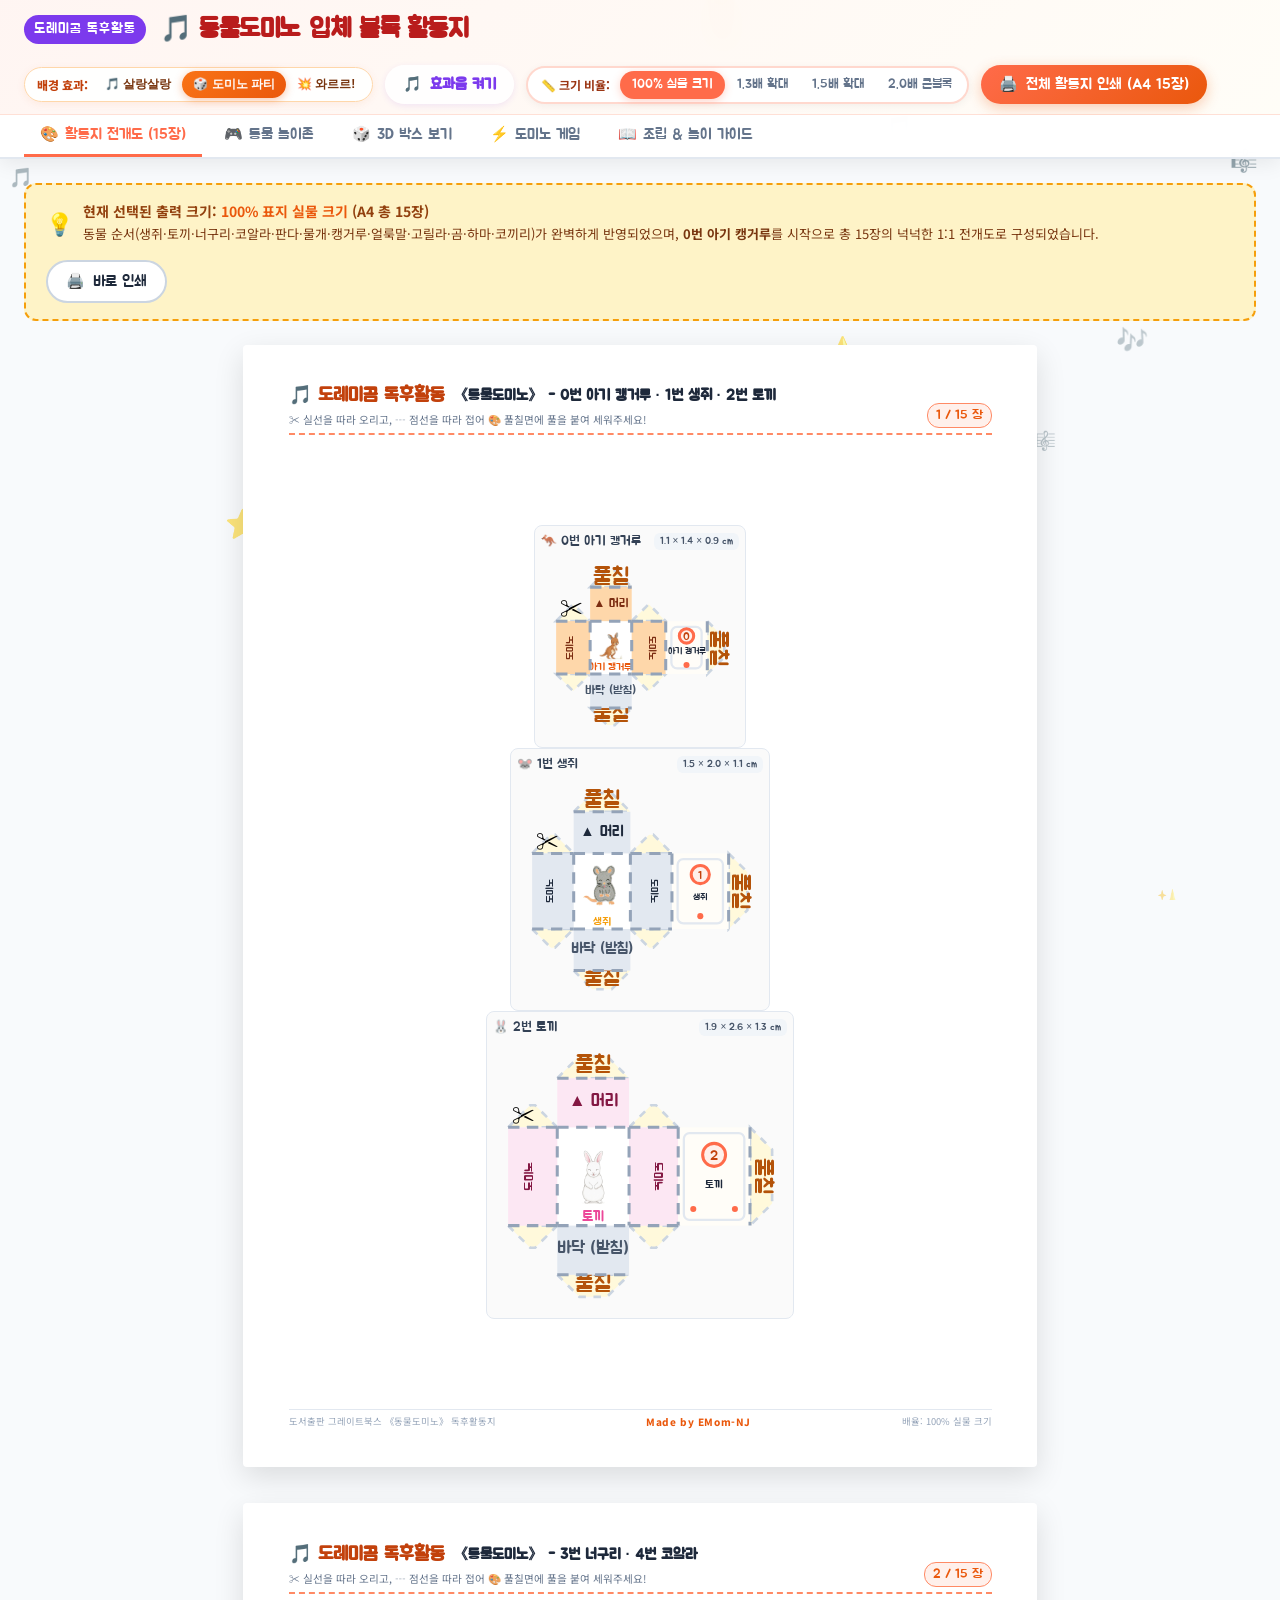
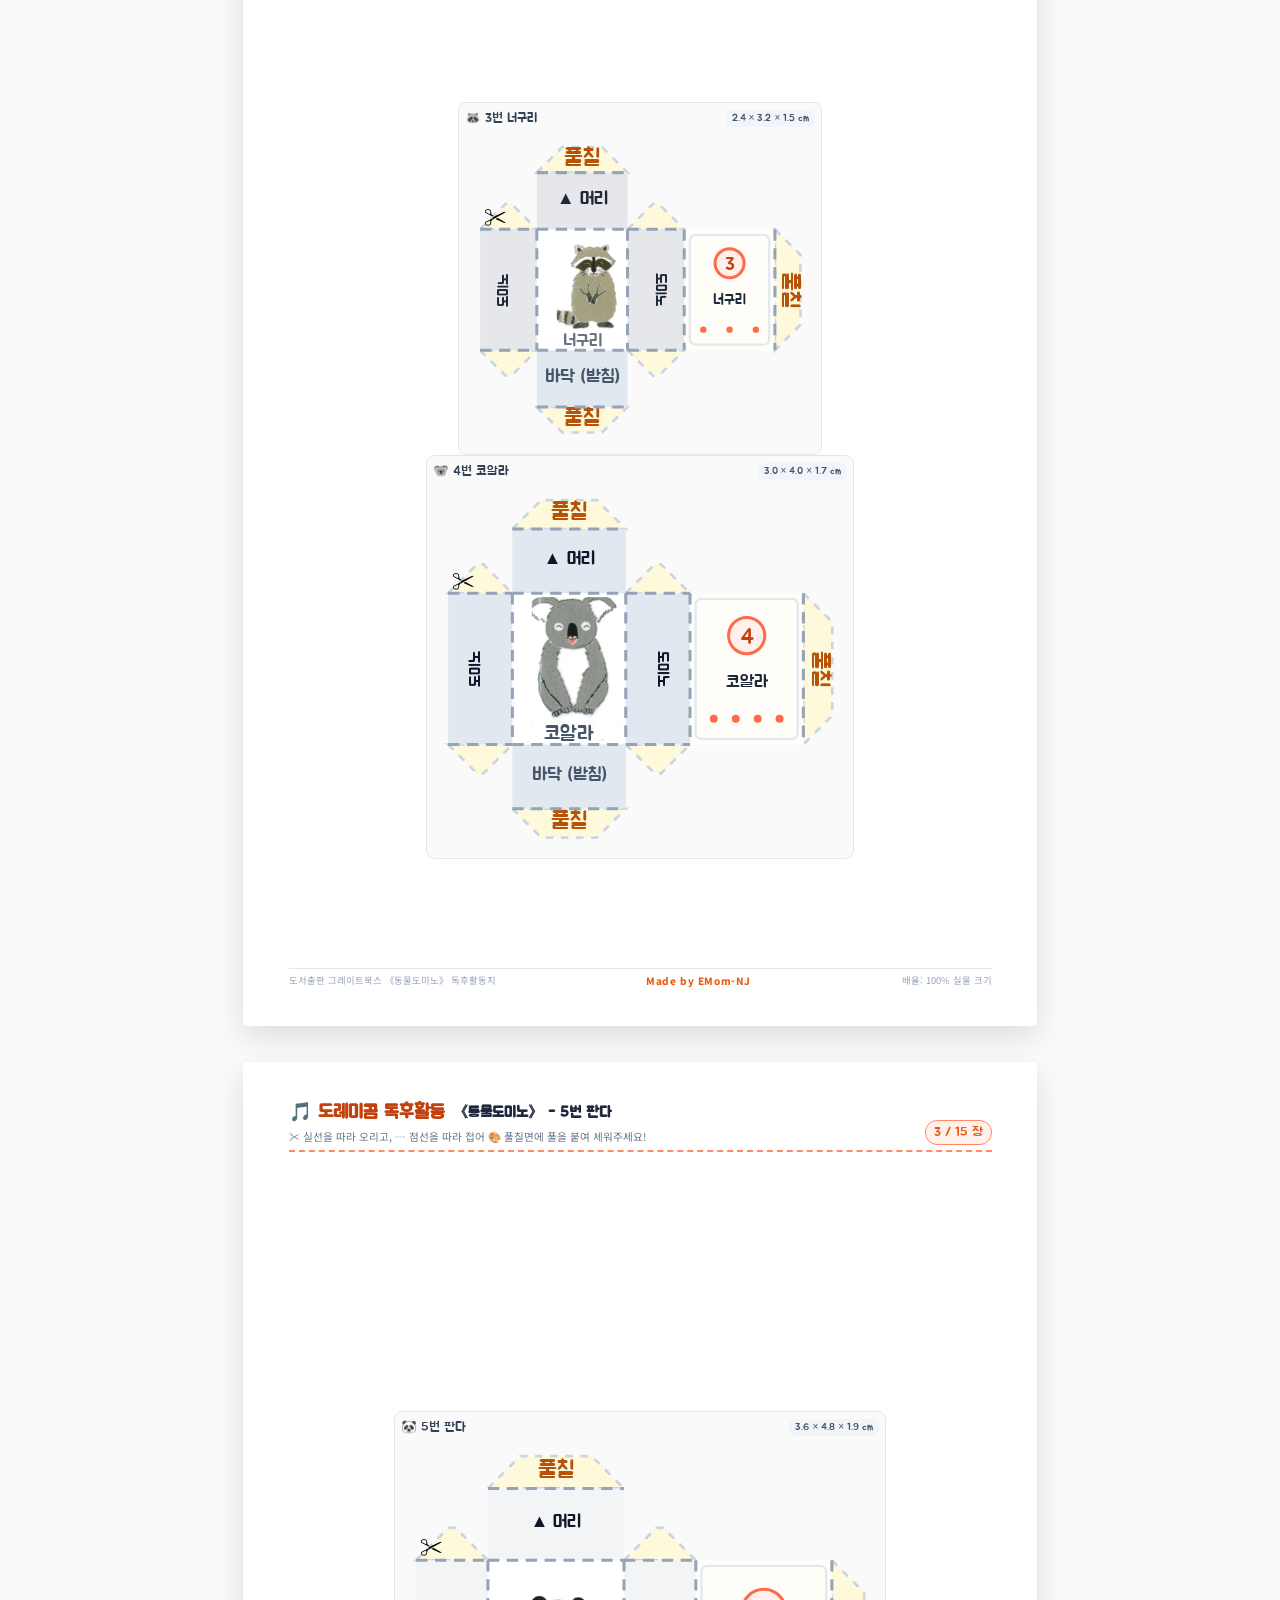
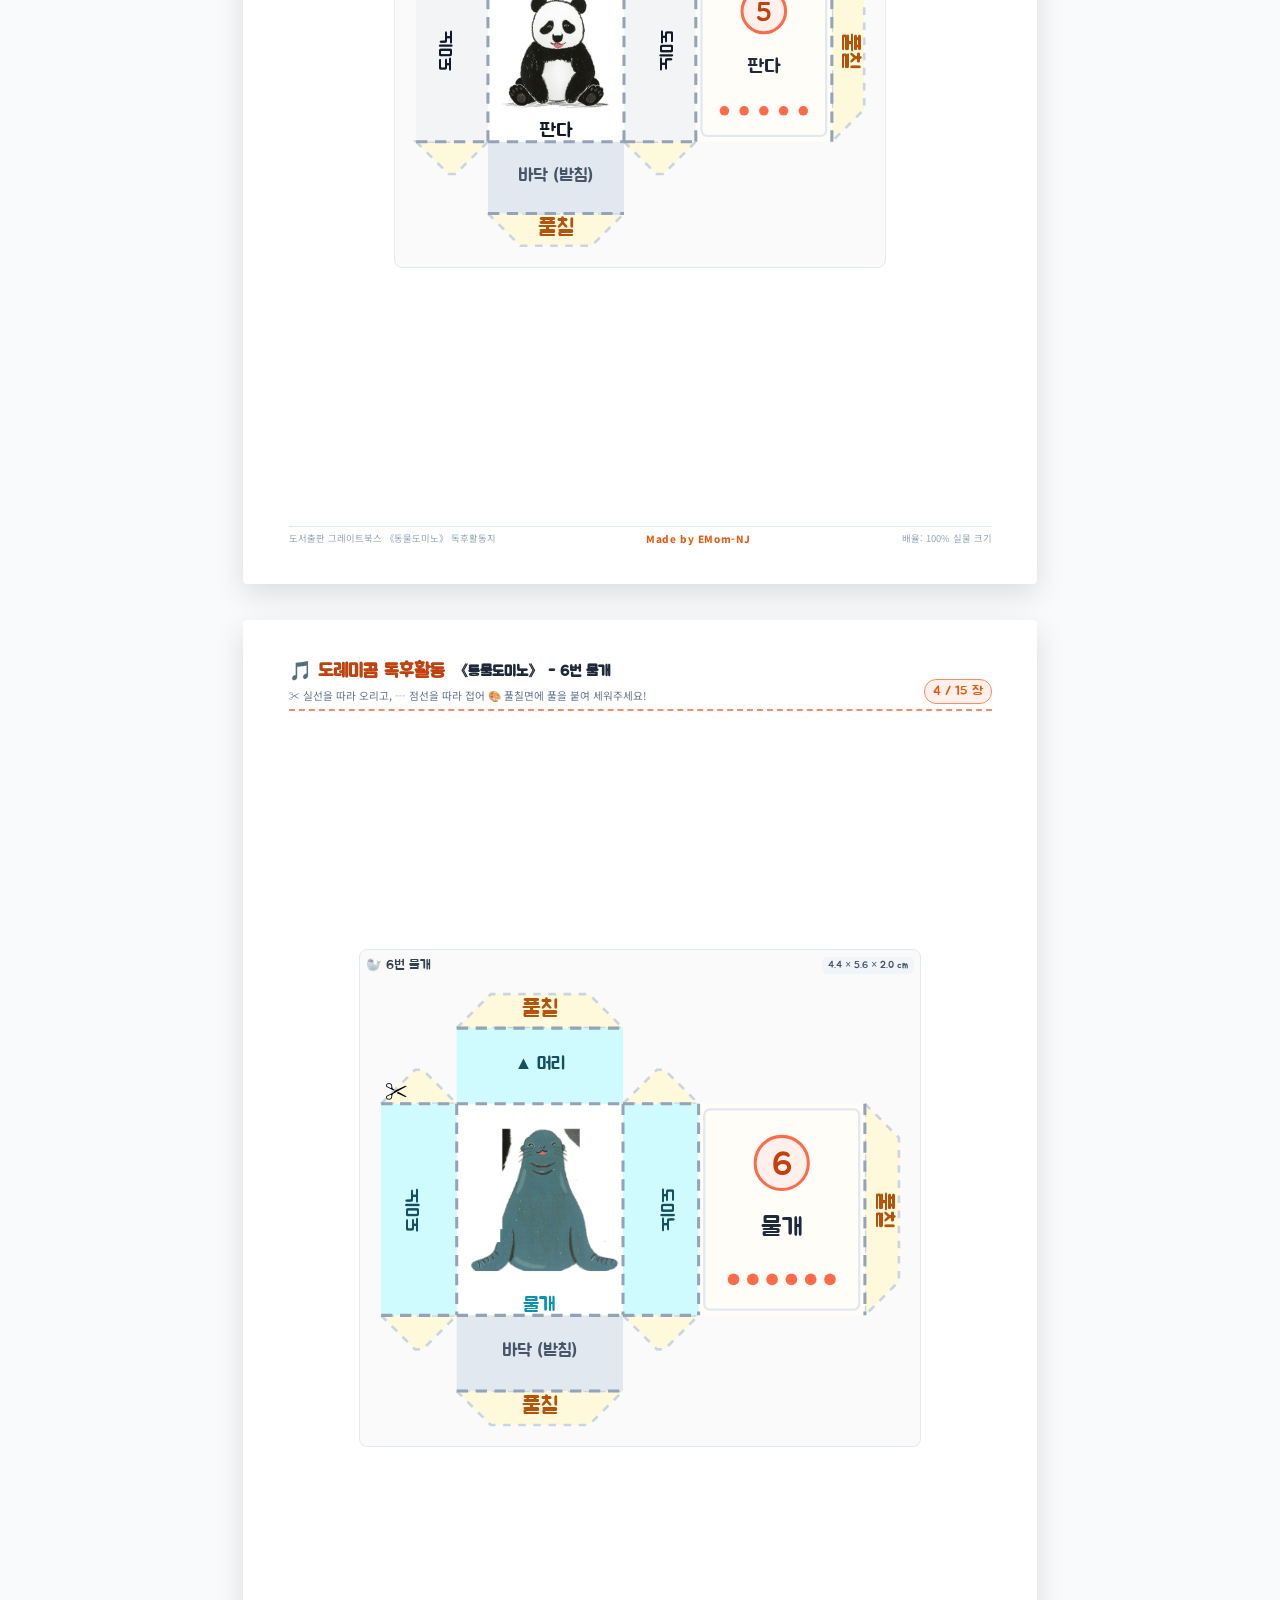
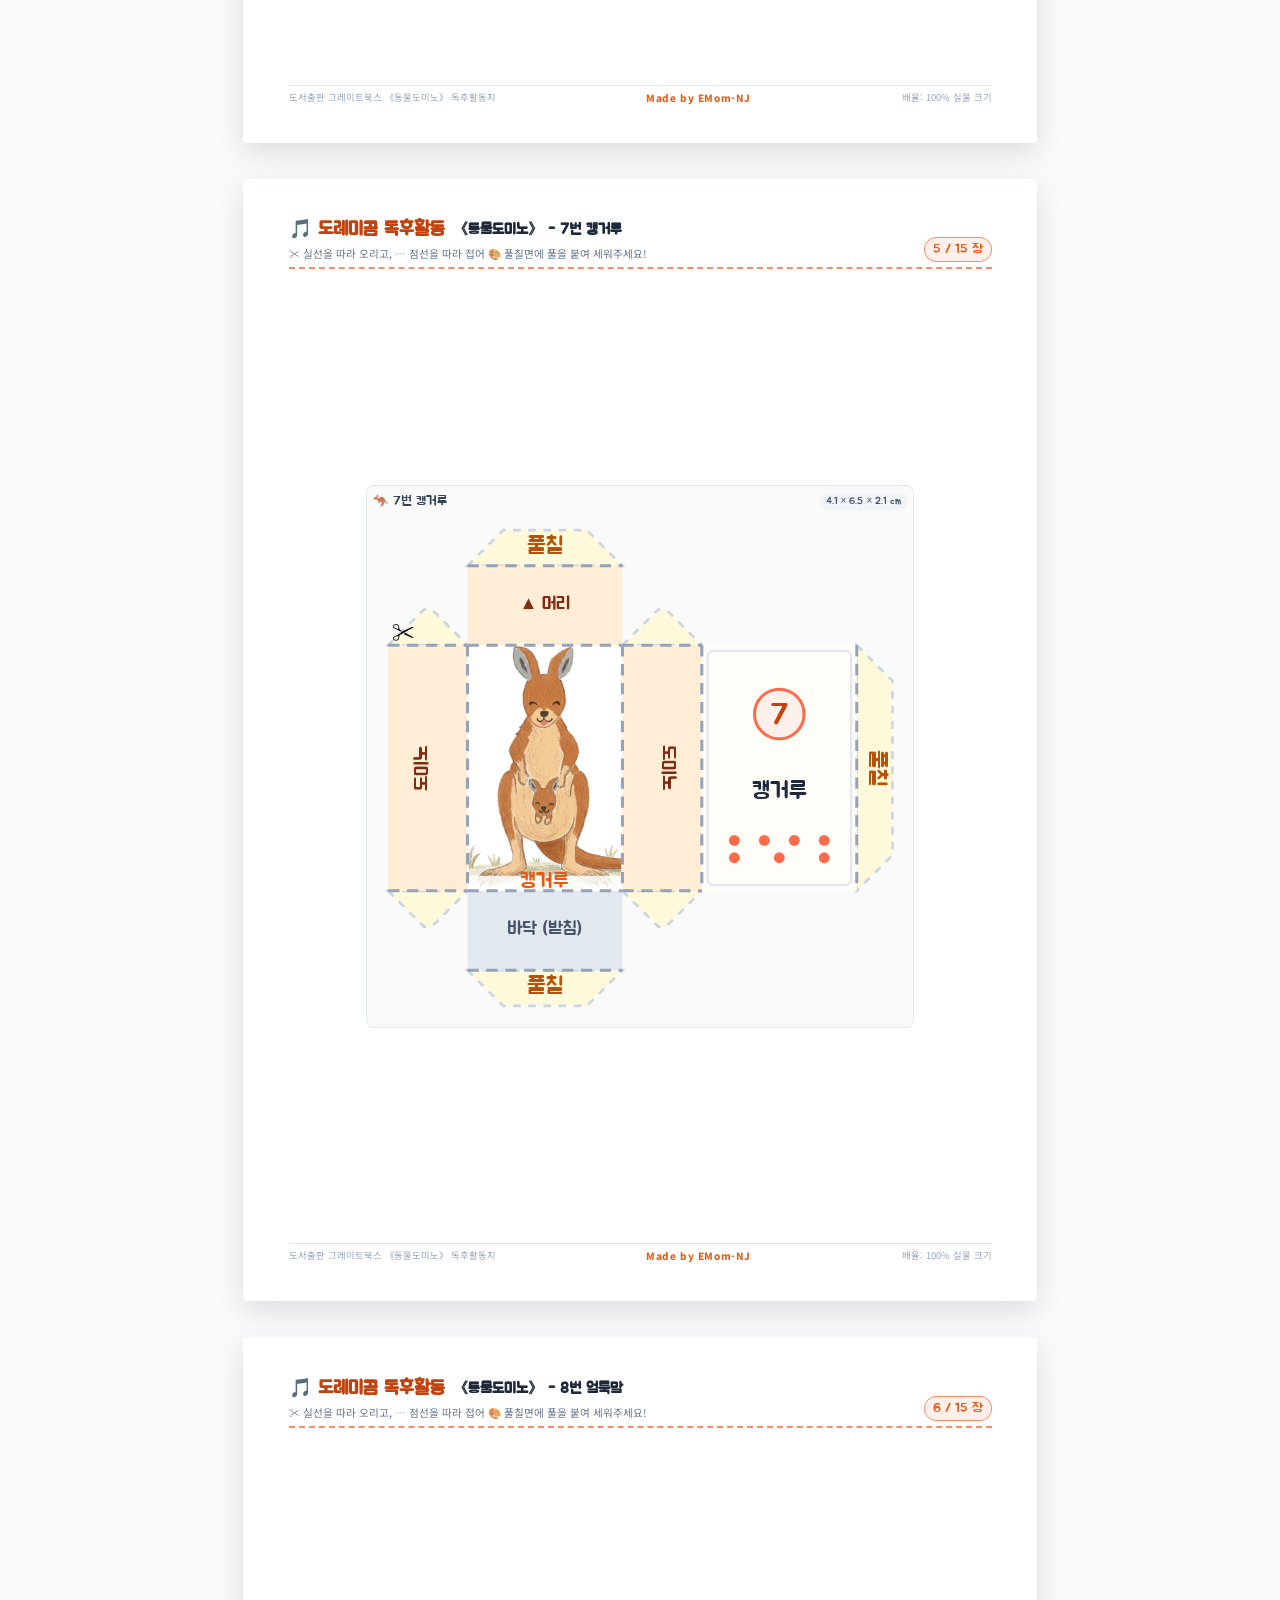
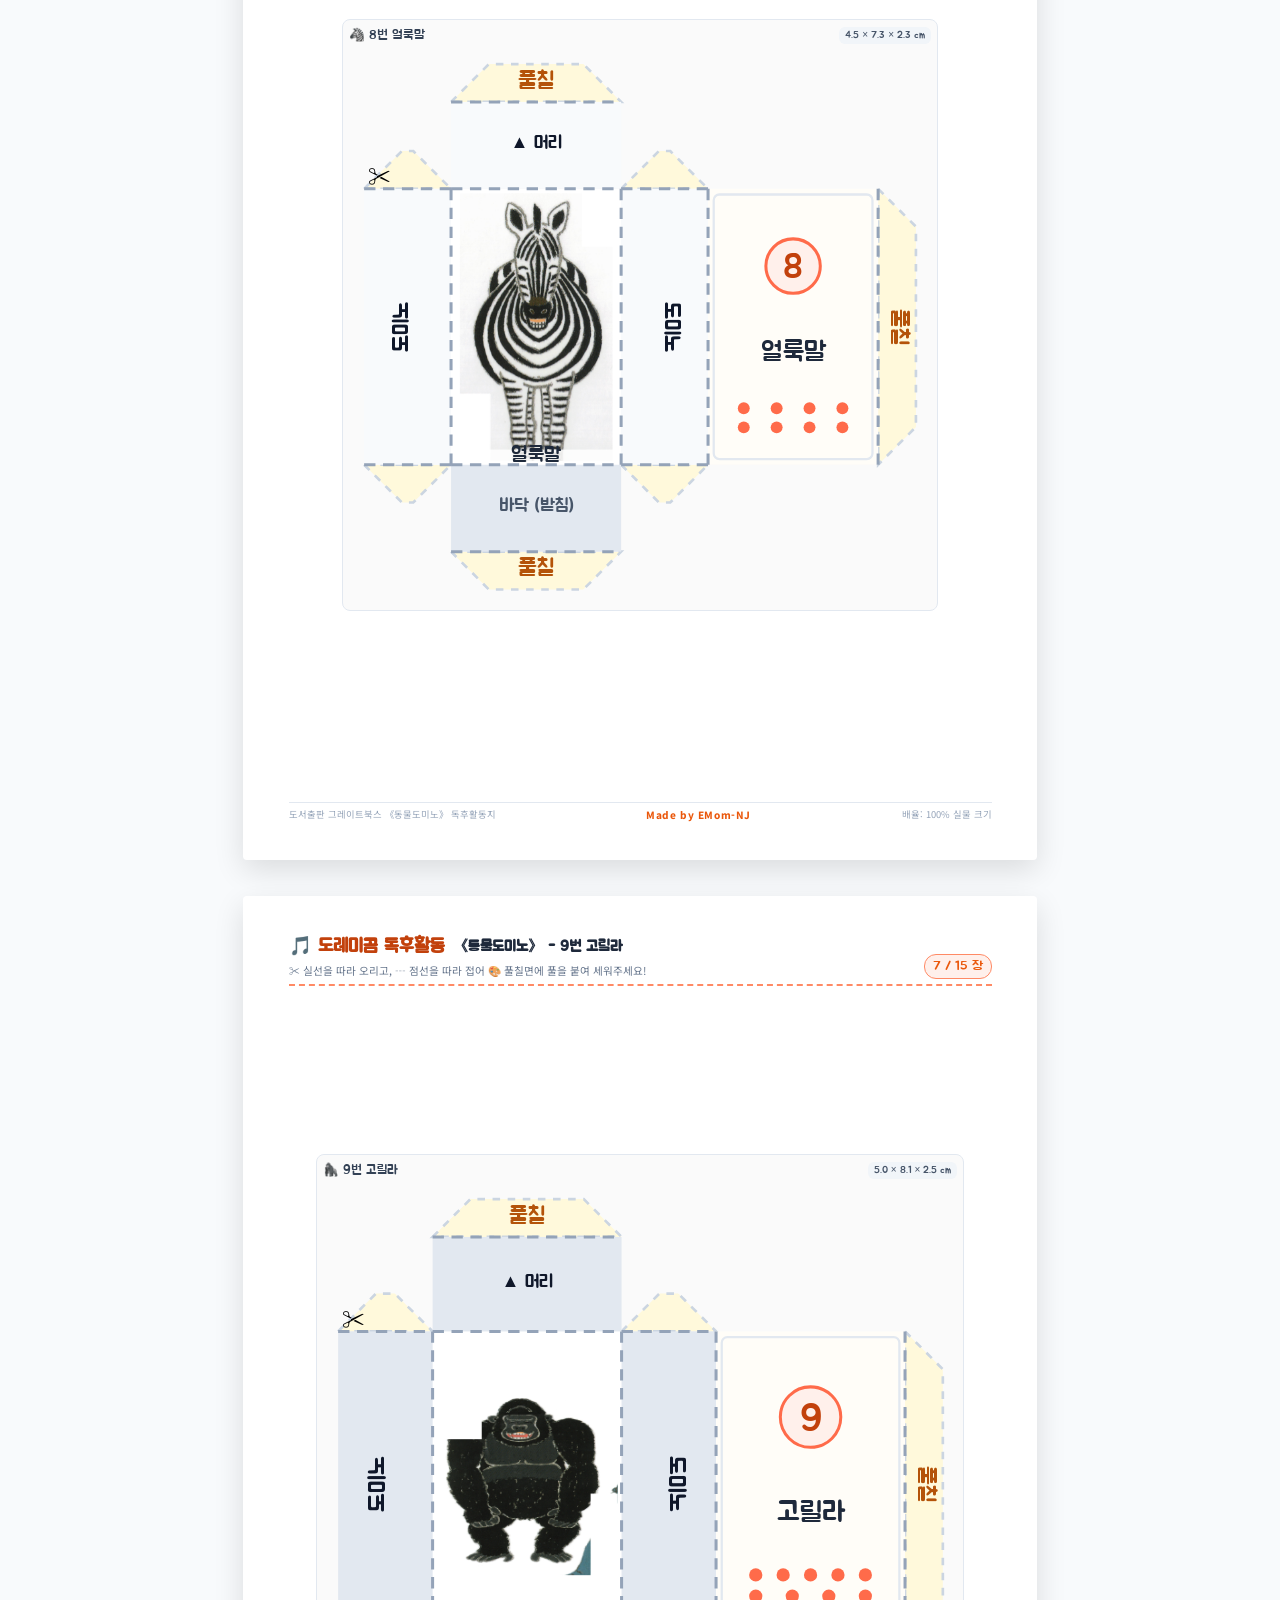
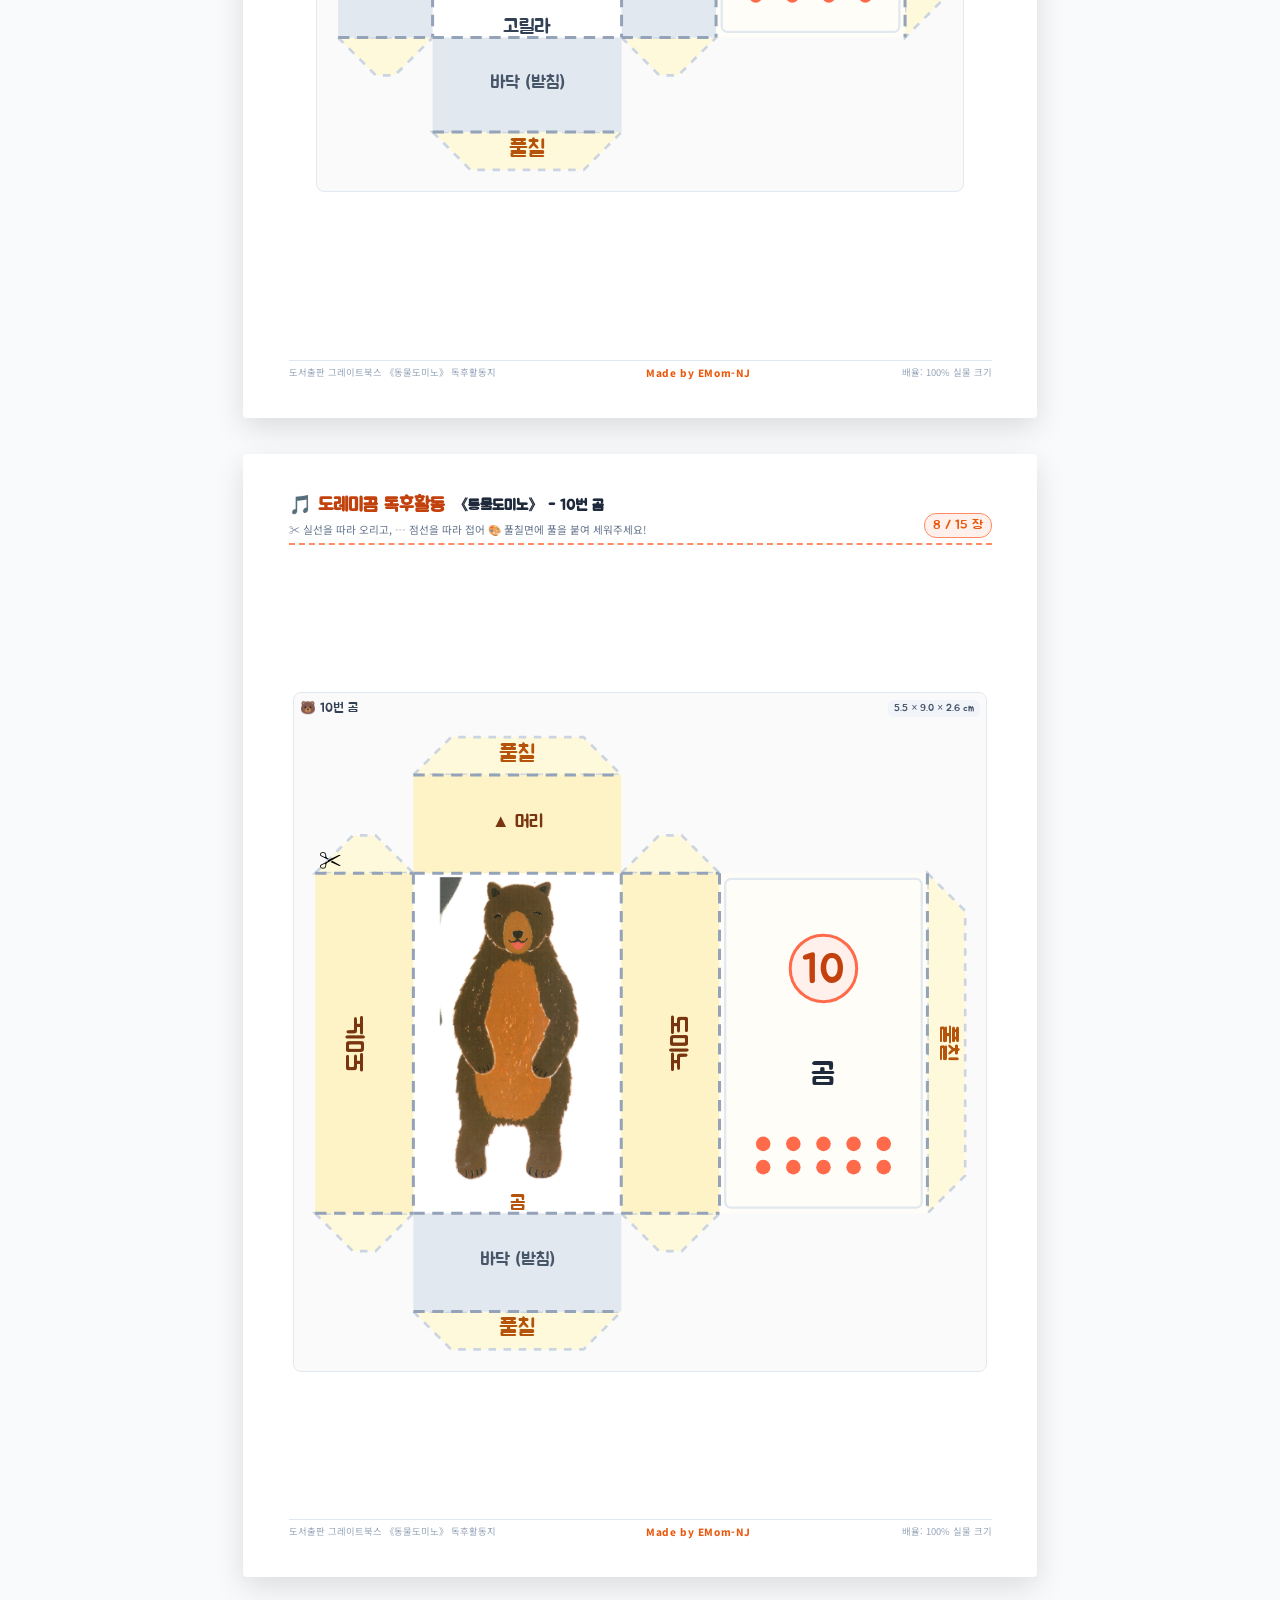
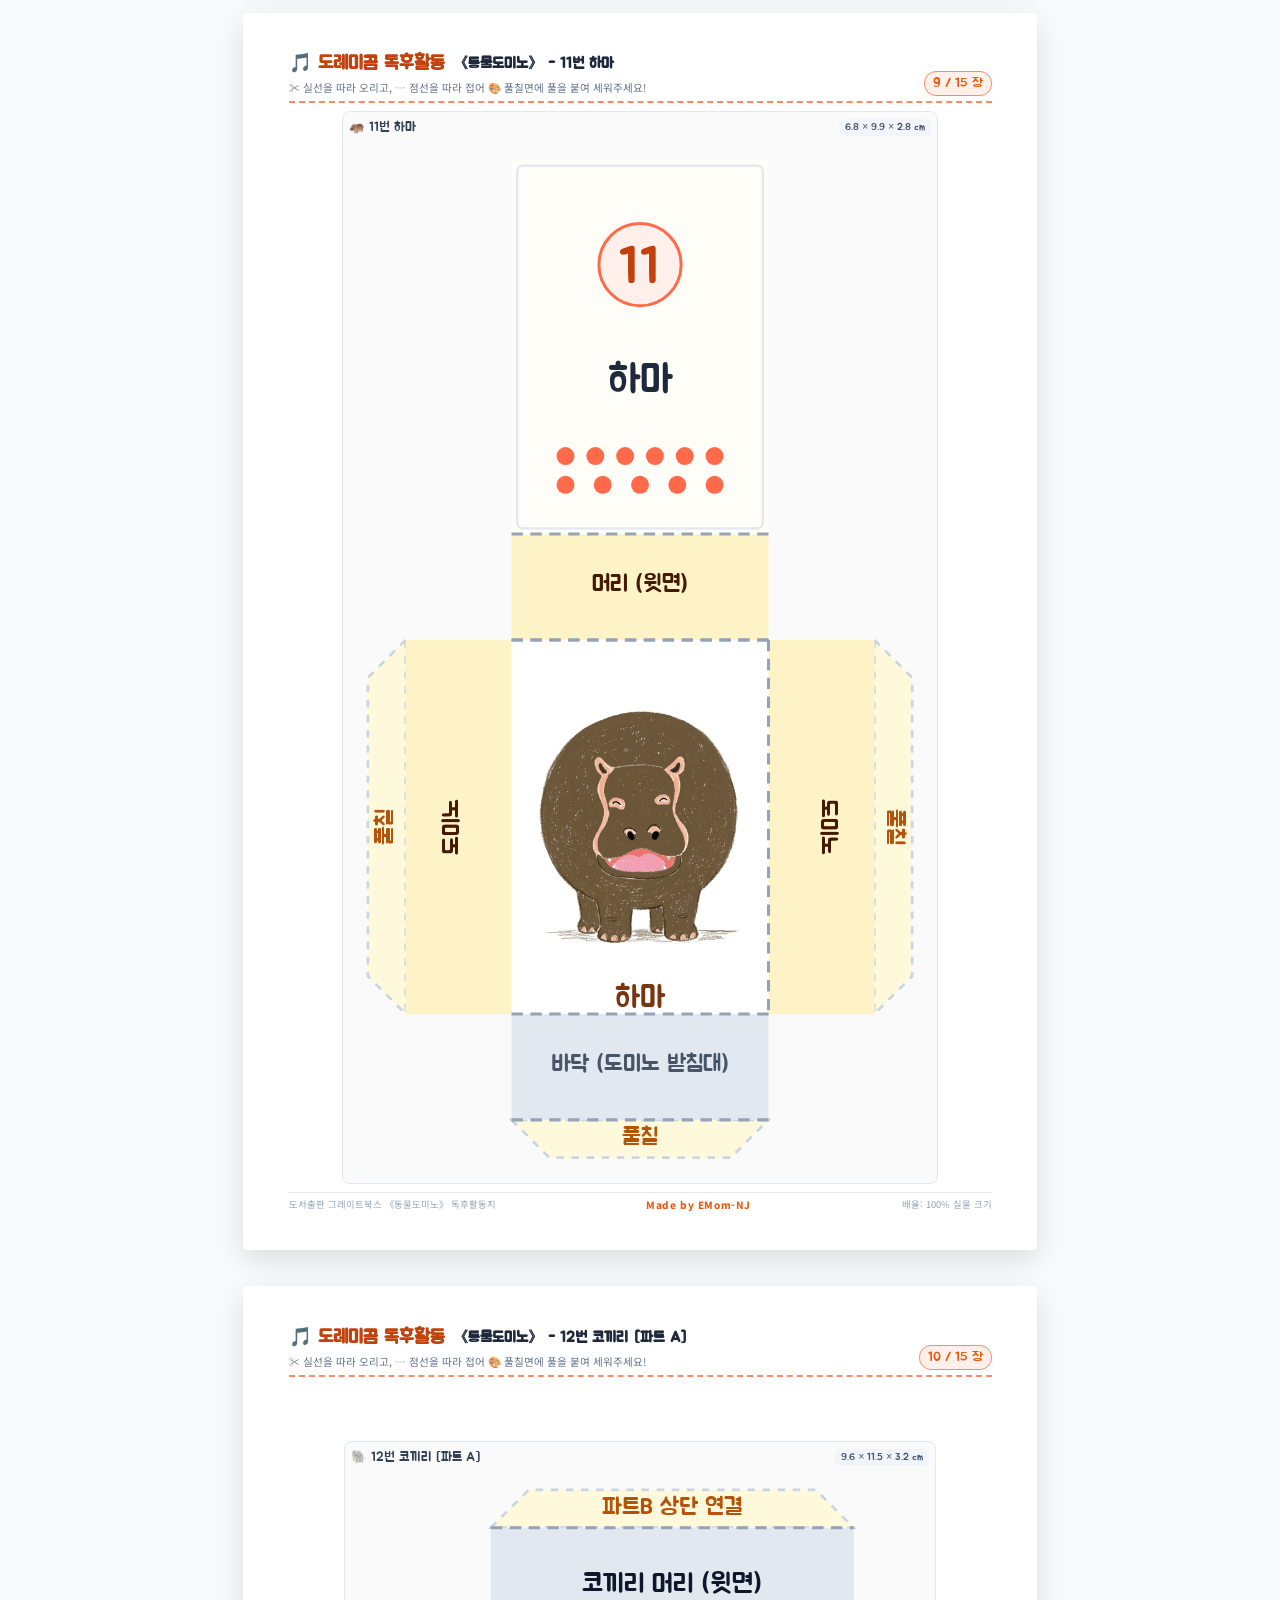
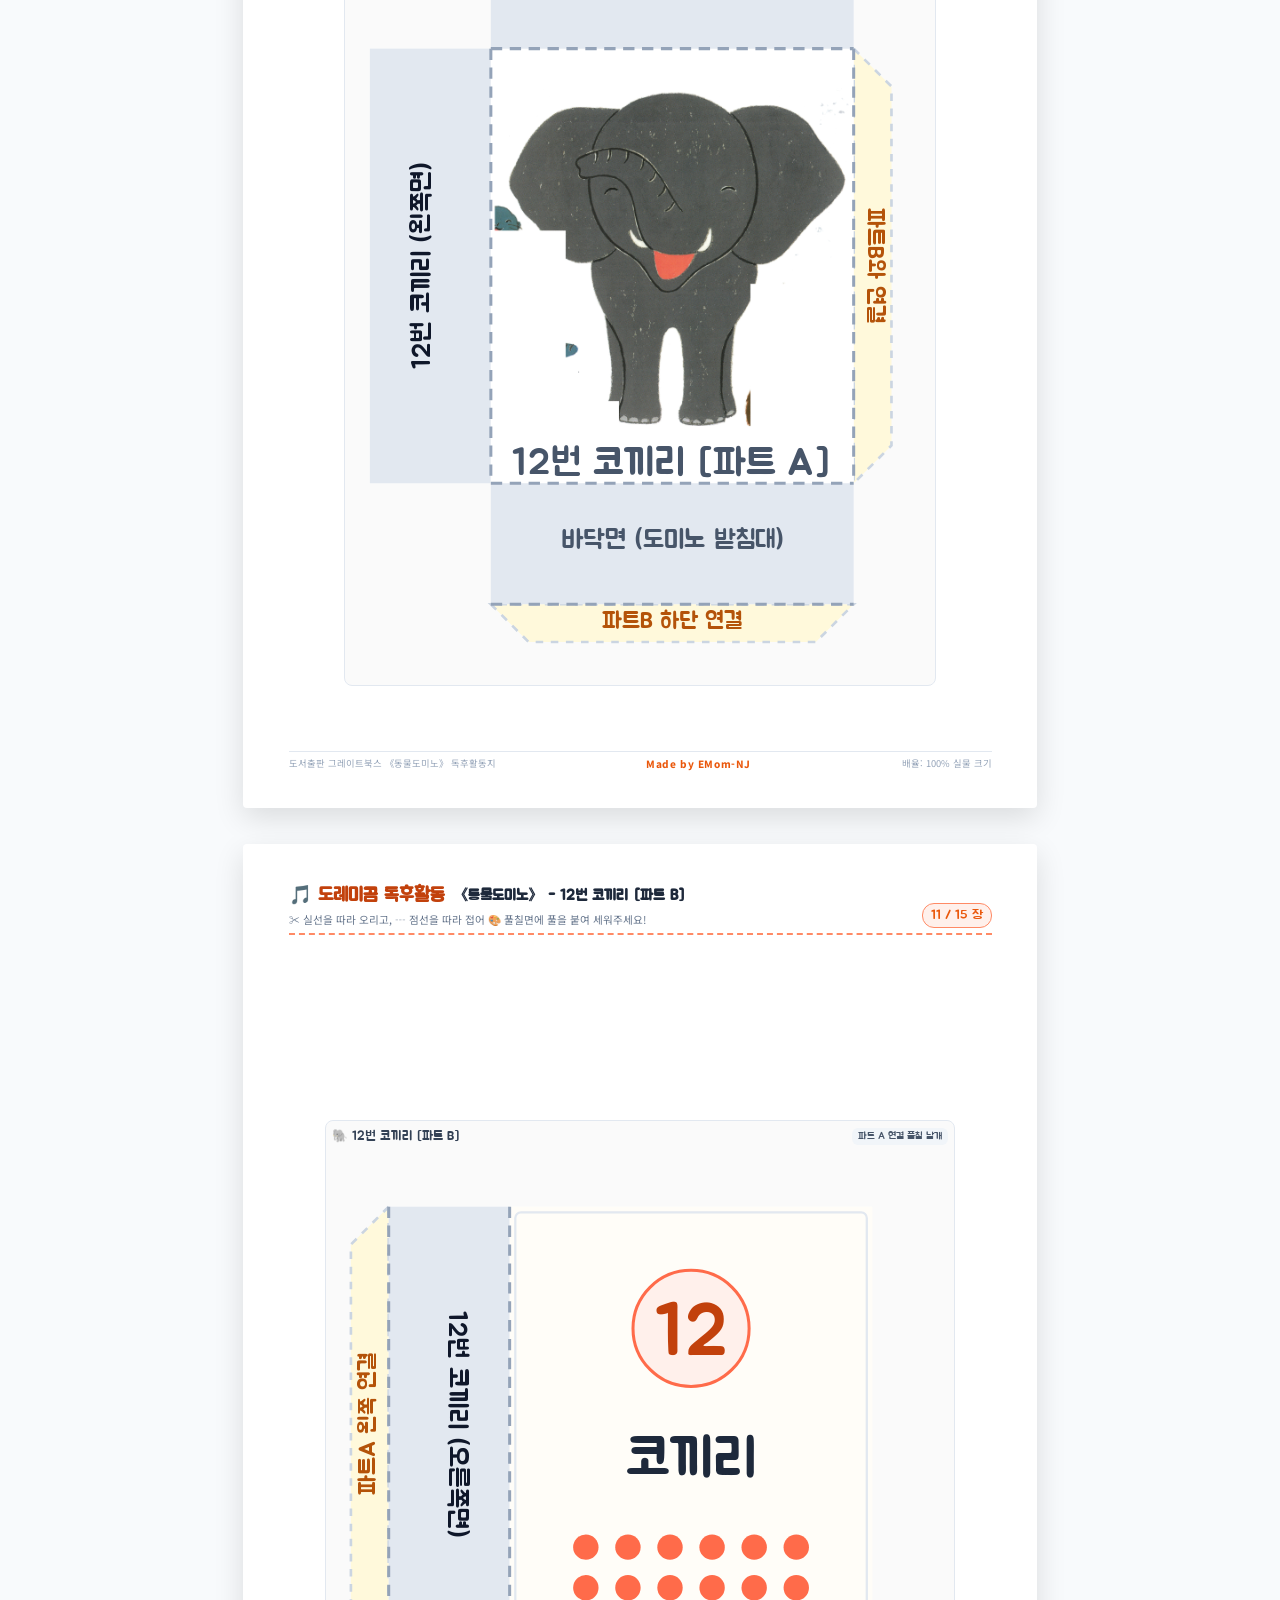
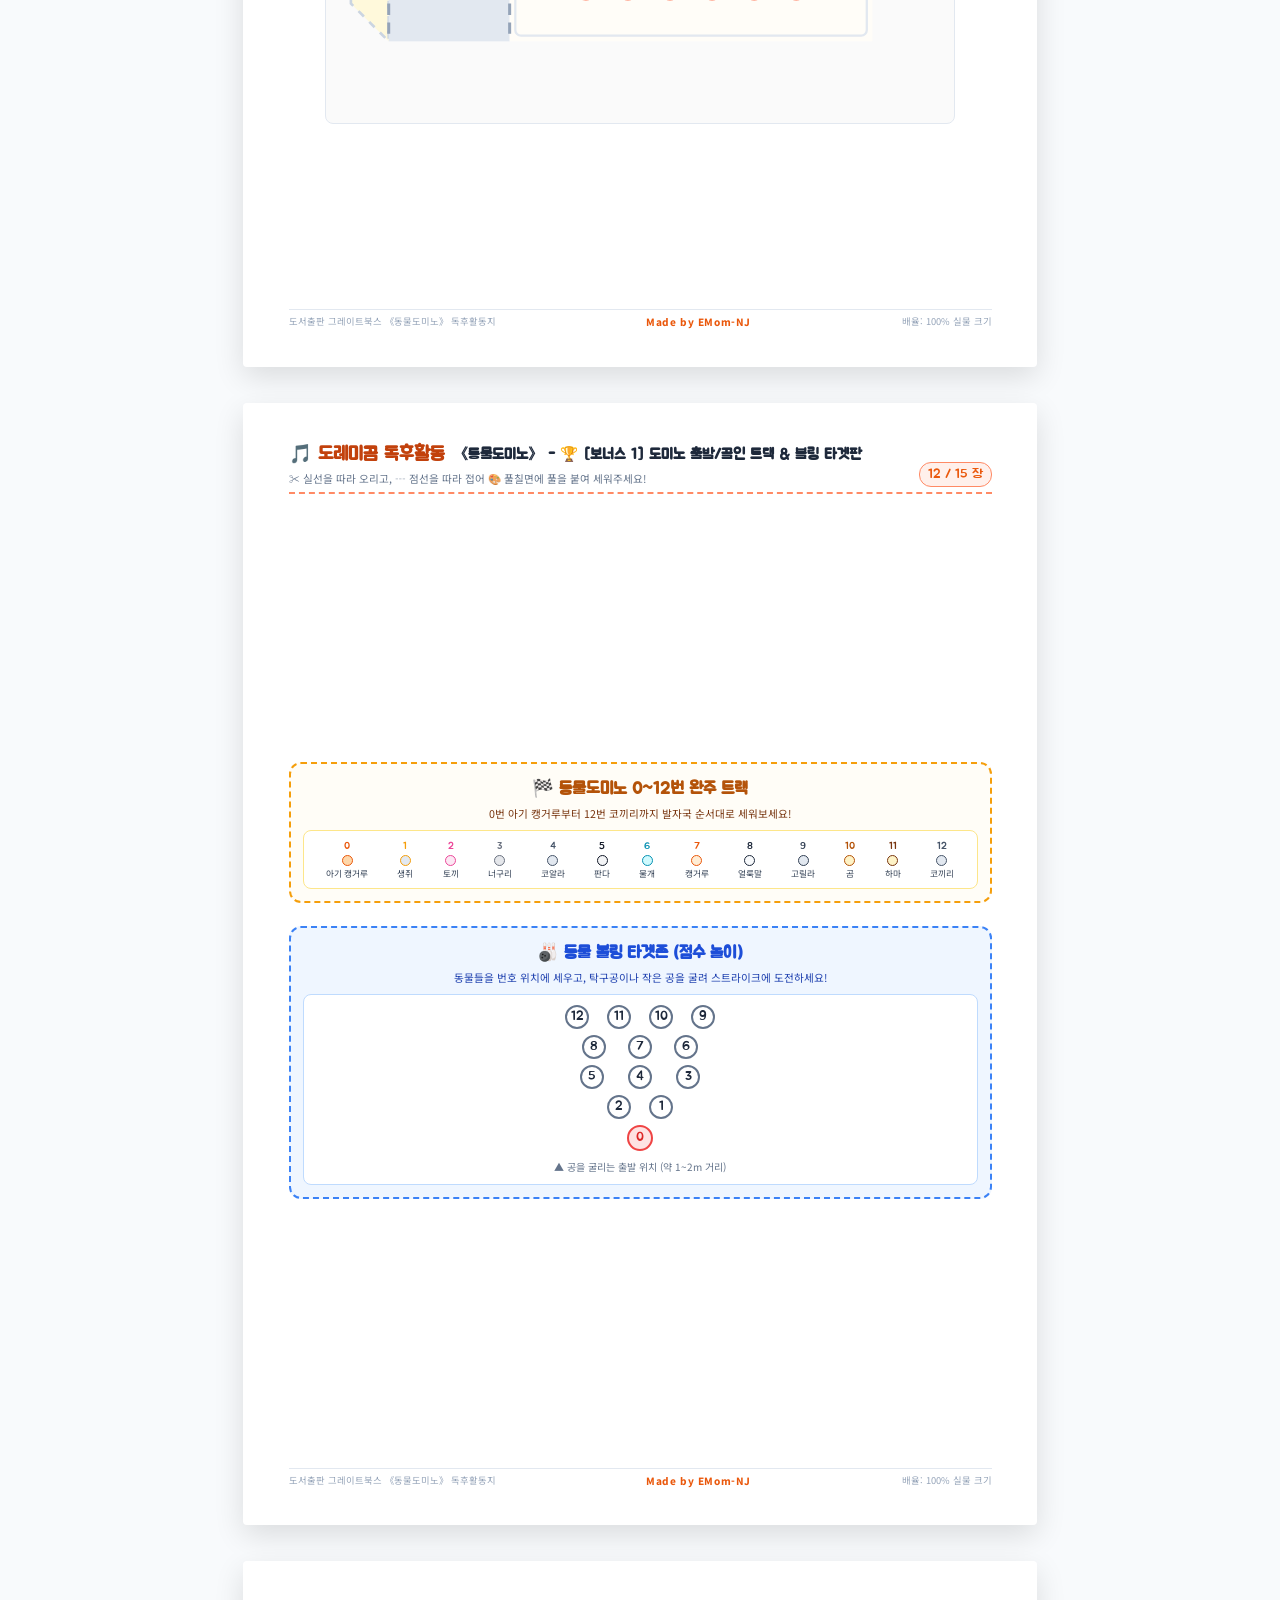
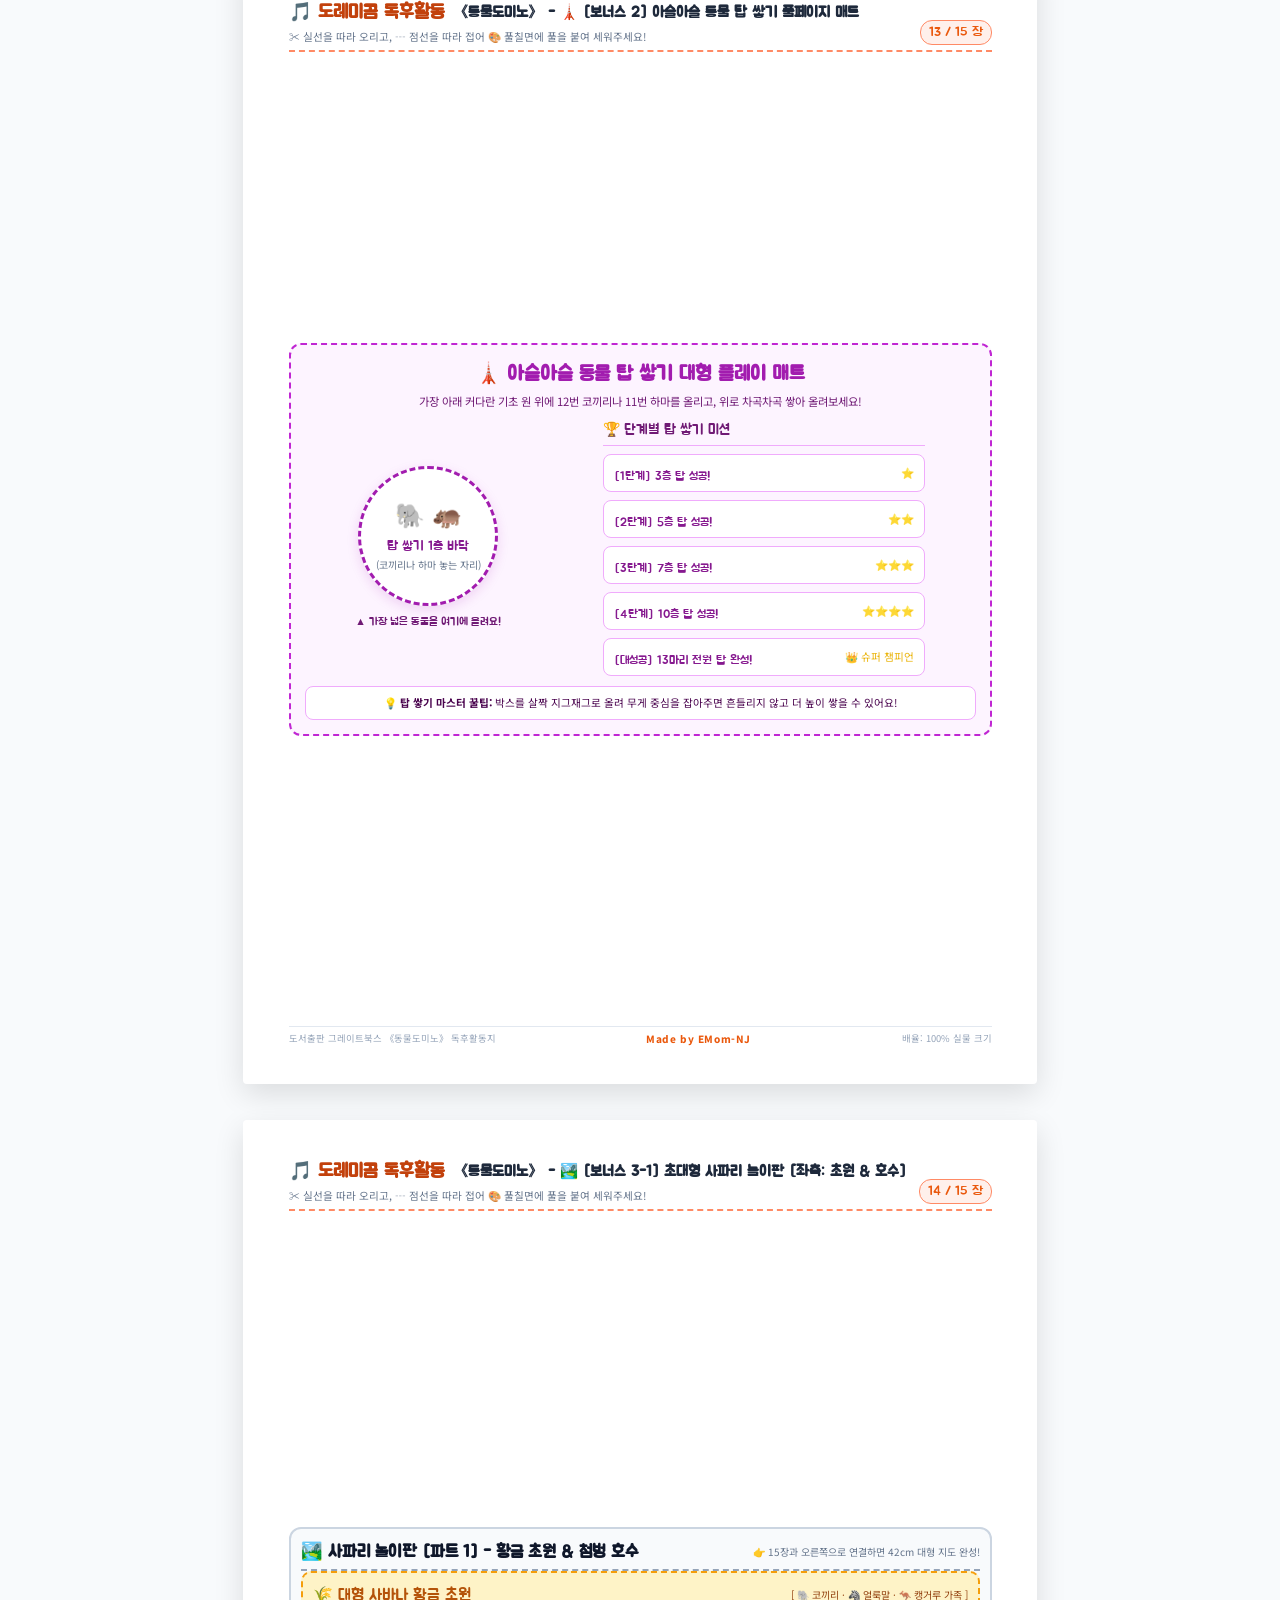
<file: 2_domino/index.html>
<!DOCTYPE html>
<html lang="ko">
<head>
  <meta charset="UTF-8">
  <meta name="viewport" content="width=device-width, initial-scale=1.0">
  <title>도레미곰 《동물도미노》 입체 도미노 박스 독후활동지 & 놀이존</title>
  <meta name="description" content="도레미곰 그림책 《동물도미노》 0번 아기 캥거루부터 12번 코끼리까지 13마리 동물들을 실제 표지 크기 그대로 3D 도미노 박스로 접어 직접 도미노 및 5가지 창의 놀이를 즐기는 프리미엄 독후활동지">
  <link rel="stylesheet" href="style.css">
</head>
<body>

  <!-- Dynamic Domino & Musical Notes Animated Background Canvas -->
  <canvas id="dominoBgCanvas" class="domino-bg-canvas"></canvas>

  <!-- 상단 헤더 및 네비게이션 탭 (화면 전용 Sticky 고정 바) -->
  <div class="sticky-top-bar no-print">
    <header class="app-header">
      <div class="header-container">
        <div class="brand-area">
          <div class="brand-badge">도레미곰 독후활동</div>
          <h1 class="brand-title">🎵 동물도미노 <span>입체 블록 활동지</span></h1>
        </div>

        <div class="header-actions">
          <!-- 배경 움직임 효과 조절기 -->
          <div class="motion-control-group" title="배경 움직임 테마 조절">
            <span class="motion-label">배경 효과:</span>
            <button class="motion-btn" data-mode="gentle">🎵 살랑살랑</button>
            <button class="motion-btn active" data-mode="party">🎲 도미노 파티</button>
            <button class="motion-btn" data-mode="rush">💥 와르르!</button>
          </div>

          <!-- 효과음 토글 버튼 -->
          <button id="dominoAudioBtn" class="btn btn-audio" title="도레미 실로폰 & 도미노 효과음">
            <span id="dominoAudioIcon">🎵</span> <span id="dominoAudioText">효과음 켜기</span>
          </button>

          <!-- 인쇄 크기 선택기 -->
          <div class="scale-selector">
            <label>📏 크기 비율:</label>
            <button class="scale-btn active" data-scale="1.0" title="표지에 인쇄된 실제 치수 그대로 출력">100% 실물 크기</button>
            <button class="scale-btn" data-scale="1.3" title="가위질과 조립이 조금 더 쉬운 1.3배 확대">1.3배 확대</button>
            <button class="scale-btn" data-scale="1.5" title="아이 손에 알맞은 1.5배 확대">1.5배 확대</button>
            <button class="scale-btn" data-scale="2.0" title="어린 유아용 큰 블록 2배 확대">2.0배 큰블록</button>
          </div>

          <!-- 인쇄 버튼 -->
          <button class="btn btn-primary" onclick="window.printAllSheets()">
            <span>🖨️</span> <span class="btn-print-full">전체 활동지 인쇄 (A4 15장)</span><span class="btn-print-short">인쇄</span>
          </button>
        </div>
      </div>
    </header>

    <!-- 네비게이션 탭 (Scroll Down 시 Freeze 고정) -->
    <nav class="nav-tabs-wrapper">
      <div class="mobile-action-bar no-print">
        <button onclick="window.printAllSheets()" class="btn-m-action btn-m-print">
          <span>🖨️</span> A4 15장 인쇄
        </button>
        <button id="mobileDominoAudioBtn" class="btn-m-action btn-m-audio" onclick="document.getElementById('dominoAudioBtn').click()">
          <span id="mobileDominoAudioIcon">🎵</span> <span id="mobileDominoAudioText">효과음</span>
        </button>
      </div>
      <div class="nav-tabs">
        <button class="nav-tab active" data-tab="tab-print">
          <span class="tab-icon">🎨</span> <span class="tab-text-full">활동지 전개도 (15장)</span><span class="tab-text-short">전개도(15P)</span>
        </button>
        <button class="nav-tab" data-tab="tab-playzone">
          <span class="tab-icon">🎮</span> <span class="tab-text-full">동물 놀이존</span><span class="tab-text-short">놀이존</span>
        </button>
        <button class="nav-tab" data-tab="tab-3d">
          <span class="tab-icon">🎲</span> <span class="tab-text-full">3D 박스 보기</span><span class="tab-text-short">3D박스</span>
        </button>
        <button class="nav-tab" data-tab="tab-game">
          <span class="tab-icon">⚡</span> <span class="tab-text-full">도미노 게임</span><span class="tab-text-short">도미노</span>
        </button>
        <button class="nav-tab" data-tab="tab-guide">
          <span class="tab-icon">📖</span> <span class="tab-text-full">조립 & 놀이 가이드</span><span class="tab-text-short">가이드</span>
        </button>
      </div>
    </nav>
  </div>

  <!-- 메인 컨텐츠 영역 -->
  <main class="main-content">

    <!-- 탭 1: 활동지 인쇄 미리보기 (A4 15장) -->
    <section id="tab-print" class="tab-pane active">
      <div class="info-banner no-print">
        <div class="info-text">
          <span style="font-size: 22px;">💡</span>
          <div>
            <strong>현재 선택된 출력 크기: <span id="current-scale-label" style="color: #EA580C;">100% 표지 실물 크기</span> (A4 총 15장)</strong>
            <div style="font-size: 13px; color: #78350F; margin-top: 2px;">
              동물 순서(생쥐·토끼·너구리·코알라·판다·물개·캥거루·얼룩말·고릴라·곰·하마·코끼리)가 완벽하게 반영되었으며, <strong>0번 아기 캥거루</strong>를 시작으로 총 15장의 넉넉한 1:1 전개도로 구성되었습니다.
            </div>
          </div>
        </div>
        <button class="btn btn-secondary" onclick="window.printAllSheets()">
          <span>🖨️</span> 바로 인쇄
        </button>
      </div>

      <!-- 동적으로 렌더링되는 A4 인쇄 시트들 -->
      <div id="sheets-container" class="sheets-grid"></div>
    </section>

    <!-- 탭 2: 5가지 창의 놀이존 -->
    <section id="tab-playzone" class="tab-pane">
      <div style="text-align: center; margin-bottom: 24px;">
        <h2 style="font-family: 'Jua', sans-serif; font-size: 28px; color: #1E293B;">
          🎉 도미노 박스로 즐기는 5가지 창의 놀이존!
        </h2>
        <p style="font-size: 15px; color: #64748B;">
          도미노 쓰러뜨리기뿐만 아니라, 완성된 입체 박스로 아이와 다양하고 신나게 놀 수 있는 창의 놀이들이 준비되어 있어요!
        </p>
      </div>

      <div class="play-zone-grid">
        <!-- 놀이 1: 아슬아슬 동물 탑 쌓기 -->
        <div class="play-card">
          <div>
            <div class="play-card-header">
              <div class="play-card-icon">🗼</div>
              <div>
                <h3 class="play-card-title">1. 아슬아슬 동물 탑 쌓기</h3>
                <span class="play-step-badge">소근육 발달 · 공간 감각</span>
              </div>
            </div>
            <div class="play-card-body">
              13페이지의 대형 기초 원 위에 가장 튼튼한 코끼리나 하마를 올리고, 위로 하나씩 쌓아 올리는 밸런스 타워 놀이예요!<br>
              <strong>도전 미션:</strong> 3마리 → 5마리 → 7마리 → 10마리 → 13마리 전원 탑 완성에 도전해보세요!
            </div>

            <div style="background: #F8FAFC; border: 1px solid #E2E8F0; border-radius: 10px; padding: 12px; margin-top: 10px;">
              <div style="font-size: 12px; font-weight: 700; color: #334155; margin-bottom: 6px;">
                🎮 화면에서 먼저 쌓아보기 (클릭하면 올라가요):
              </div>
              <div id="tower-picker-btns" style="display: flex; flex-wrap: wrap; gap: 4px; margin-bottom: 10px;"></div>
              
              <div style="background: #FFF; border: 1px dashed #CBD5E1; border-radius: 8px; min-height: 160px; display: flex; flex-direction: column; justify-content: flex-end; align-items: center; padding: 10px;">
                <div id="tower-visual-stage" style="display: flex; flex-direction: column; align-items: center; gap: 2px;"></div>
                <div style="width: 100px; height: 6px; background: #94A3B8; border-radius: 4px; margin-top: 4px;"></div>
              </div>

              <div style="display: flex; justify-content: space-between; align-items: center; margin-top: 8px;">
                <span style="font-family: 'Jua', sans-serif; font-size: 14px; color: #EA580C;">현재 탑 높이: <span id="tower-height-num">0 cm (0층)</span></span>
                <button class="btn btn-secondary" id="btn-reset-tower" style="font-size: 11px; padding: 4px 10px;">초기화</button>
              </div>
            </div>
          </div>
        </div>

        <!-- 놀이 2: 누가누가 더 클까? 동물 크기 배틀 퀴즈 -->
        <div class="play-card">
          <div>
            <div class="play-card-header">
              <div class="play-card-icon">📏</div>
              <div>
                <h3 class="play-card-title">2. 누가누가 더 클까? 크기 배틀</h3>
                <span class="play-step-badge">비교 측정 · 수학적 사고</span>
              </div>
            </div>
            <div class="play-card-body">
              두 마리 동물 박스를 마주 대어보며 "누가 더 클까?" 퀴즈를 맞추는 놀이예요!<br>
              0번 아기 캥거루부터 12번째 코끼리까지 크기 순서로 정렬하는 감각을 길러줍니다.
            </div>

            <div style="background: #F0FDF4; border: 1px solid #BBF7D0; border-radius: 10px; padding: 14px; margin-top: 10px; text-align: center;">
              <div style="font-family: 'Jua', sans-serif; font-size: 15px; color: #15803D; margin-bottom: 8px;">
                ❓ 퀴즈: 두 동물 중 누가 더 키가 클까요?
              </div>
              <div style="display: flex; justify-content: space-around; gap: 10px; margin-bottom: 10px;">
                <button class="btn btn-secondary" id="quiz-opt-1" onclick="answerQuiz(1)" style="flex: 1; padding: 12px 6px;"></button>
                <button class="btn btn-secondary" id="quiz-opt-2" onclick="answerQuiz(2)" style="flex: 1; padding: 12px 6px;"></button>
              </div>
              <div id="quiz-result-msg" style="display: none; padding: 8px; border-radius: 8px; font-family: 'Jua', sans-serif; font-size: 13px;"></div>
            </div>
          </div>
        </div>

        <!-- 놀이 3: 동물 볼링 & 타겟 점수 놀이 -->
        <div class="play-card">
          <div>
            <div class="play-card-header">
              <div class="play-card-icon">🎳</div>
              <div>
                <h3 class="play-card-title">3. 동물 볼링 & 타겟 슛</h3>
                <span class="play-step-badge">신체 협응 · 덧셈 놀이</span>
              </div>
            </div>
            <div class="play-card-body">
              12페이지의 삼각형 과녁에 동물들을 세우고, 작은 공이나 미니카를 굴려 스트라이크 도전!<br>
              쓰러진 박스 뒷면의 번호(0~12점)를 더해 점수를 계산해보세요.
            </div>

            <div style="background: #EFF6FF; border: 1px solid #BFDBFE; border-radius: 10px; padding: 12px; margin-top: 10px;">
              <div style="font-size: 12px; font-weight: 700; color: #1E40AF; margin-bottom: 6px;">
                🎯 넘어뜨린 동물을 체크해보세요:
              </div>
              <div id="bowling-checklist" style="max-height: 85px; overflow-y: auto; background: #FFF; padding: 6px; border-radius: 6px; border: 1px solid #DBEAFE;"></div>
              <div style="display: flex; justify-content: space-between; align-items: center; margin-top: 8px;">
                <div>
                  <span id="bowling-knockdown-count" style="font-size: 11px; color: #64748B;">넘어뜨린 동물: 0 / 13 마리</span>
                  <div id="bowling-total-score" style="font-family: 'Jua', sans-serif; font-size: 16px; color: #1D4ED8;">0 점</div>
                </div>
                <button class="btn btn-secondary" onclick="resetBowling()" style="font-size: 11px; padding: 4px 10px;">점수 초기화</button>
              </div>
            </div>
          </div>
        </div>

        <!-- 놀이 4: 초대형 도레미 사파리 마을 어드벤처 -->
        <div class="play-card">
          <div>
            <div class="play-card-header">
              <div class="play-card-icon">🏞️</div>
              <div>
                <h3 class="play-card-title">4. 초대형 사파리 마을 역할놀이</h3>
                <span class="play-step-badge">언어 표현력 · 공간 역할극</span>
              </div>
            </div>
            <div class="play-card-body">
              14페이지와 15페이지를 나란히 붙이면 <strong>42cm 초대형 사파리 지도</strong>가 완성됩니다!<br>
              12cm 코끼리 쉼터, 9cm 하마 목욕탕, 캥거루 모자 점핑 초원 등 실물 박스가 쏙 들어가는 넉넉한 공간에서 친구들과 신나는 모험 이야기를 만들어보세요!
            </div>
          </div>
        </div>

        <!-- 놀이 5: 꼭꼭 숨어라! 동물 탐정 보물찾기 -->
        <div class="play-card">
          <div>
            <div class="play-card-header">
              <div class="play-card-icon">🕵️</div>
              <div>
                <h3 class="play-card-title">5. 꼭꼭 숨어라! 동물 탐정 보물찾기</h3>
                <span class="play-step-badge">관찰력 · 주의 집중력</span>
              </div>
            </div>
            <div class="play-card-body">
              박스 밑면이 열리는 입체 박스의 장점을 활용한 보물찾기 게임!<br>
              부모님이 동물 박스 중 하나 안에 작은 간식(젤리, 스티커)을 숨겨두고, 힌트 수수께끼를 내어 아이가 동물을 찾아 열어보는 탐정 놀이입니다.
            </div>
          </div>
        </div>

        <!-- 놀이 6: 구슬 미로 탈출 & 릴레이 레이스 -->
        <div class="play-card">
          <div>
            <div class="play-card-header">
              <div class="play-card-icon">🏎️</div>
              <div>
                <h3 class="play-card-title">6. 동물 블록 미로 탈출</h3>
                <span class="play-step-badge">문제 해결력 · 창의적 구성</span>
              </div>
            </div>
            <div class="play-card-body">
              13마리 동물 박스를 길 양쪽에 벽처럼 세워 구불구불한 미로 길을 만들고, 그 사이로 탁구공이나 미니카를 굴려 빠져나가는 미로 탈출 챌린지를 즐겨보세요!
            </div>
          </div>
        </div>
      </div>
    </section>

    <!-- 탭 3: 3D 도미노 박스 뷰어 -->
    <section id="tab-3d" class="tab-pane">
      <div class="viewer-3d-layout">
        <aside class="animal-picker-panel">
          <div class="panel-title"><span>🐾</span> 동물 선택하기 (13종)</div>
          <div id="animal-pick-list" class="animal-list-cards"></div>
        </aside>

        <div class="stage-3d-panel">
          <div class="stage-header-info" id="stage-animal-info"></div>

          <div class="stage-viewport" id="stage-viewport" title="마우스로 드래그하여 360도 회전해 보세요!">
            <div class="box-3d-wrapper" id="box-3d"></div>
          </div>

          <div class="stage-controls">
            <button class="btn btn-primary" id="btn-toggle-fold">펼쳐서 전개도 보기</button>
            <div style="font-size: 13px; color: var(--text-muted); display: flex; align-items: center; gap: 4px;">
              <span>🖱️</span> 마우스나 손가락으로 드래그하면 360° 자유 회전됩니다.
            </div>
          </div>
        </div>
      </div>
    </section>

    <!-- 탭 4: 도미노 쓰러뜨리기 시뮬레이터 -->
    <section id="tab-game" class="tab-pane">
      <div class="domino-sim-container">
        <div class="sim-header-row">
          <div>
            <h2 style="font-family: 'Jua', sans-serif; font-size: 24px; color: #0369A1; margin-bottom: 4px;">
              ⚡ 동물도미노 연쇄 쓰러뜨리기!
            </h2>
            <p style="font-size: 13px; color: #0284C7; margin-bottom: 8px;">
              엄마 주머니에서 쏙 나온 0번 아기 캥거루부터 12번 코끼리까지! 아기 캥거루를 톡 밀어보세요!
            </p>
          </div>
          <!-- View Mode Toggle: Fit to Screen vs Full Scale Scroll -->
          <div class="sim-view-toggle">
            <button id="btn-view-fit" class="btn-toggle active" title="13마리 전체를 화면에 맞춰 한눈에 쓰러지는 모습을 감상합니다">
              📱 한눈에 다 보기 (화면 맞춤)
            </button>
            <button id="btn-view-scroll" class="btn-toggle" title="원래 큰 크기로 보면서 좌우로 스크롤합니다">
              🔍 크게 보기 (스크롤)
            </button>
          </div>
        </div>

        <div class="sim-track-viewport fit-view" id="sim-track-viewport">
          <div class="sim-track-floor"></div>
          <div class="sim-scaler" id="sim-scaler">
            <div class="sim-domino-line" id="sim-domino-line"></div>
          </div>
        </div>

        <div id="domino-success-banner" style="display: none; margin-top: 20px; padding: 16px; background: #DCFCE7; border: 2px solid #22C55E; border-radius: 12px;">
          <h3 style="font-family: 'Jua', sans-serif; font-size: 22px; color: #15803D;">🎉 와아! 13마리 동물도미노 완벽 성공!</h3>
          <p style="font-size: 14px; color: #166534; margin-top: 4px;">가장 작은 아기 캥거루가 넘어져서 커다란 코끼리까지 차례대로 쓰러졌어요!</p>
        </div>

        <div class="sim-controls-bar">
          <button class="btn btn-primary" id="btn-push-domino" style="font-size: 18px; padding: 12px 28px;">
            <span>👉</span> 아기 캥거루 톡! 밀어보기
          </button>
          <button class="btn btn-secondary" id="btn-reset-domino" style="font-size: 16px;">
            <span>🔄</span> 다시 세우기
          </button>
        </div>
      </div>
    </section>

    <!-- 탭 5: 조립 & 놀이 가이드 -->
    <section id="tab-guide" class="tab-pane">
      <div class="guide-container">
        <div class="guide-card">
          <h3><span>✂️</span> 뚝딱뚝딱 도미노 박스 만들기 팁</h3>
          <ul class="guide-step-list">
            <li>
              <span class="guide-step-num">1</span>
              <div>
                <strong>가위로 오리기</strong><br>
                검정색 굵은 실선(✂️)을 따라 외곽선을 오려주세요. 아기 캥거루와 생쥐는 크기가 작으니 부모님이 조심조심 오려주시면 좋아요.
              </div>
            </li>
            <li>
              <span class="guide-step-num">2</span>
              <div>
                <strong>접는 선 꾹꾹 누르기</strong><br>
                점선(┄)을 따라 자를 대고 손톱으로 꾹꾹 접어두면 박스 모양이 반듯하게 각 잡혀 훨씬 잘 서요.
              </div>
            </li>
            <li>
              <span class="guide-step-num">3</span>
              <div>
                <strong>풀칠 날개 붙이기</strong><br>
                노란색 '풀칠' 면에 딱풀이나 양면테이프를 붙여 4개 옆면과 윗면/바닥을 마감해요.
              </div>
            </li>
            <li>
              <span class="guide-step-num">4</span>
              <div>
                <strong>코끼리 조립 팁</strong><br>
                12번 코끼리는 2장(파트A, 파트B)으로 나뉘어 있어요. 번호 날개끼리 맞대어 붙여주면 거대한 대장 코끼리가 튼튼하게 완성됩니다!
              </div>
            </li>
          </ul>
        </div>

        <div class="guide-card">
          <h3><span>💬</span> 아이와 나누는 도레미곰 대화 팁</h3>
          <ul class="guide-step-list">
            <li>
              <span class="guide-step-num">?</span>
              <div>
                "엄마 배에서 나온 아기 캥거루가 생쥐보다도 작았네! 아기 캥거루가 톡 쓰러지면 어떻게 될까?"
              </div>
            </li>
            <li>
              <span class="guide-step-num">?</span>
              <div>
                "하마와 곰 중에 누가 더 키가 크고, 누가 더 뚱뚱할까? 박스를 서로 맞대어 볼까?"
              </div>
            </li>
            <li>
              <span class="guide-step-num">?</span>
              <div>
                "우리가 직접 만든 동물도미노로 사파리 마을 여행도 떠나보고, 높이높이 탑도 쌓아볼까?"
              </div>
            </li>
          </ul>
        </div>
      </div>
    </section>

  </main>

  <footer style="text-align: center; padding: 24px 0 20px; font-size: 13px; color: #94A3B8; border-top: 1px solid #E2E8F0; margin-top: 30px;" class="no-print">
    도레미곰 《동물도미노》 인터랙티브 독후활동지 · <strong style="color: #EA580C; font-weight: 800;">Made by EMom-NJ</strong>
  </footer>

  <script src="script.js"></script>
</body>
</html>
</file>
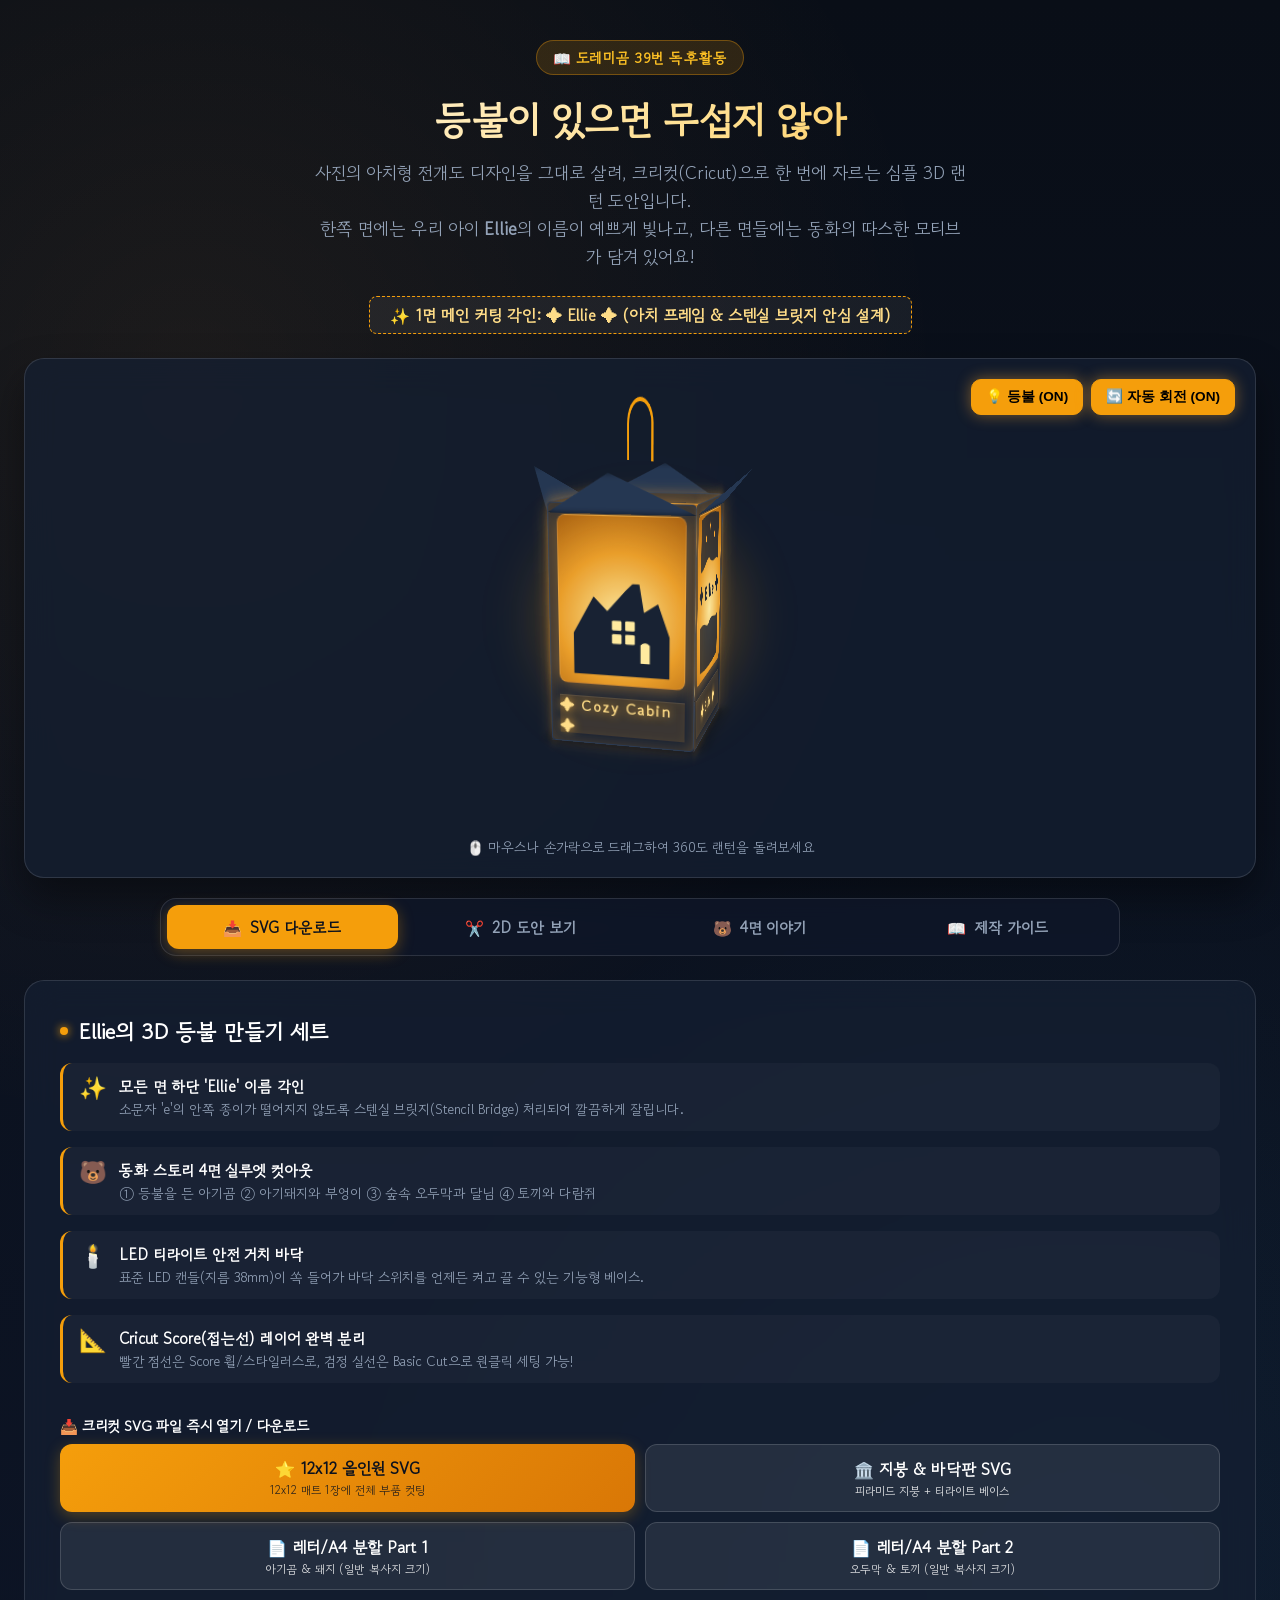
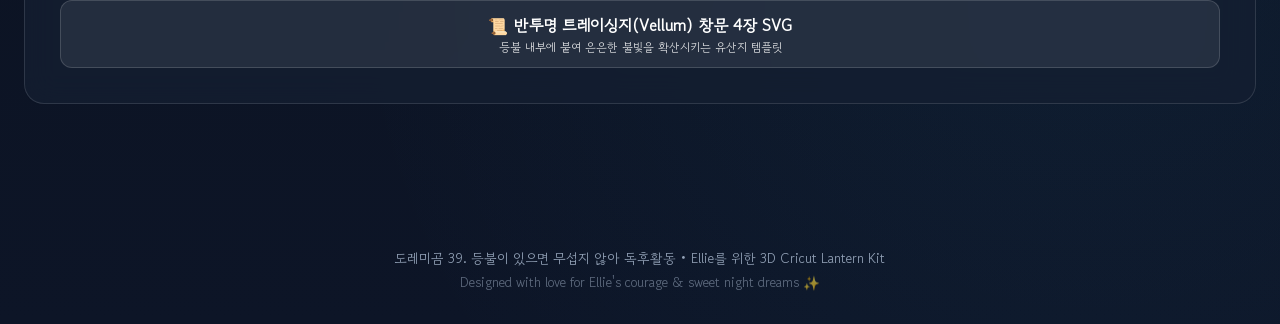
<file: 39_lantern/index.html>
<!DOCTYPE html>
<html lang="ko">
<head>
  <meta charset="UTF-8">
  <meta name="viewport" content="width=device-width, initial-scale=1.0">
  <title>등불이 있으면 무섭지 않아 - Ellie의 3D 페이퍼 랜턴 (Cricut 독후활동)</title>
  <link rel="preconnect" href="https://fonts.googleapis.com">
  <link rel="preconnect" href="https://fonts.gstatic.com" crossorigin>
  <link href="https://fonts.googleapis.com/css2?family=Gowun+Dodum&family=Outfit:wght@400;600;700;800&family=Nanum+Pen+Script&display=swap" rel="stylesheet">
  <style>
    :root {
      --bg-night: #0b111e;
      --bg-card: #151f32;
      --bg-card-glass: rgba(21, 31, 50, 0.75);
      --amber-light: #ffaa33;
      --amber-glow: rgba(255, 170, 51, 0.45);
      --amber-warm: #ffdd88;
      --text-main: #f0f4f8;
      --text-sub: #94a3b8;
      --accent: #f59e0b;
      --accent-hover: #d97706;
      --cricut-green: #00823e;
      --cricut-green-glow: rgba(0, 130, 62, 0.3);
      --border-line: rgba(255, 255, 255, 0.12);
    }

    * {
      box-sizing: border-box;
      margin: 0;
      padding: 0;
    }

    body {
      background-color: var(--bg-night);
      color: var(--text-main);
      font-family: 'Gowun Dodum', 'Outfit', sans-serif;
      min-height: 100vh;
      overflow-x: hidden;
      background-image: 
        radial-gradient(circle at 15% 20%, rgba(255, 170, 51, 0.08) 0%, transparent 40%),
        radial-gradient(circle at 85% 80%, rgba(56, 189, 248, 0.06) 0%, transparent 40%),
        linear-gradient(to bottom, #090e17 0%, #0d1527 100%);
    }

    /* Header */
    header {
      padding: 2.5rem 1.5rem 1.5rem;
      text-align: center;
      position: relative;
    }

    .badge-book {
      display: inline-flex;
      align-items: center;
      gap: 6px;
      padding: 6px 16px;
      border-radius: 9999px;
      background: rgba(245, 158, 11, 0.15);
      border: 1px solid rgba(245, 158, 11, 0.35);
      color: #fbbf24;
      font-size: 0.9rem;
      font-weight: 600;
      margin-bottom: 1rem;
      letter-spacing: 0.5px;
    }

    h1 {
      font-size: 2.4rem;
      font-weight: 800;
      letter-spacing: -0.5px;
      margin-bottom: 0.75rem;
      background: linear-gradient(135deg, #ffffff 0%, #ffdd88 60%, #f59e0b 100%);
      -webkit-background-clip: text;
      -webkit-text-fill-color: transparent;
    }

    .subtitle {
      color: var(--text-sub);
      font-size: 1.1rem;
      max-width: 650px;
      margin: 0 auto 1.5rem;
      line-height: 1.6;
    }

    .name-tag-callout {
      display: inline-block;
      padding: 6px 20px;
      border-radius: 8px;
      background: rgba(255, 255, 255, 0.06);
      border: 1px dashed var(--accent);
      color: var(--amber-warm);
      font-size: 1rem;
      font-weight: 600;
    }

    /* Main Container */
    .container {
      max-width: 1280px;
      margin: 0 auto;
      padding: 0 1.5rem 4rem;
    }

    /* 3D Showcase & Control Section */
    .showcase-grid {
      display: grid;
      grid-template-columns: 1.1fr 0.9fr;
      gap: 2rem;
      margin-bottom: 3rem;
      align-items: stretch;
    }

    @media (max-width: 960px) {
      .showcase-grid {
        grid-template-columns: 1fr;
      }
    }

    .viewer-card {
      background: var(--bg-card-glass);
      backdrop-filter: blur(16px);
      border: 1px solid var(--border-line);
      border-radius: 20px;
      padding: 2rem;
      display: flex;
      flex-direction: column;
      align-items: center;
      justify-content: center;
      min-height: 520px;
      position: relative;
      overflow: hidden;
      box-shadow: 0 20px 40px rgba(0, 0, 0, 0.4);
    }

    .viewer-controls {
      position: absolute;
      top: 1.25rem;
      right: 1.25rem;
      display: flex;
      gap: 8px;
      z-index: 20;
    }

    .btn-ctrl {
      background: rgba(255, 255, 255, 0.1);
      border: 1px solid rgba(255, 255, 255, 0.2);
      color: #fff;
      padding: 8px 14px;
      border-radius: 10px;
      font-size: 0.85rem;
      cursor: pointer;
      display: flex;
      align-items: center;
      gap: 6px;
      transition: all 0.2s;
    }

    .btn-ctrl:hover {
      background: rgba(255, 255, 255, 0.2);
      transform: translateY(-1px);
    }

    .btn-ctrl.active {
      background: var(--accent);
      border-color: var(--accent);
      color: #000;
      font-weight: 700;
      box-shadow: 0 0 15px var(--amber-glow);
    }

    .hint-rotate {
      position: absolute;
      bottom: 1.25rem;
      color: var(--text-sub);
      font-size: 0.85rem;
      display: flex;
      align-items: center;
      gap: 6px;
      pointer-events: none;
    }

    /* 3D CSS Lantern Scene */
    .scene {
      width: 260px;
      height: 380px;
      perspective: 900px;
      -webkit-perspective: 900px;
      perspective-origin: 50% 50%;
      display: flex;
      align-items: center;
      justify-content: center;
      position: relative;
      user-select: none;
    }

    /* Ambient Candle Light Glow behind the Lantern (Keeps 3D intact!) */
    .scene-glow {
      position: absolute;
      width: 240px;
      height: 240px;
      border-radius: 50%;
      background: radial-gradient(circle, rgba(255, 170, 51, 0.45) 0%, rgba(245, 158, 11, 0.2) 50%, transparent 70%);
      pointer-events: none;
      filter: blur(25px);
      opacity: 0;
      transition: opacity 0.4s ease;
      z-index: 0;
    }

    .scene.lit .scene-glow {
      opacity: 1;
      animation: ambientFlicker 2.5s infinite alternate ease-in-out;
    }

    @keyframes ambientFlicker {
      0% { transform: scale(0.95); opacity: 0.85; }
      50% { transform: scale(1.06); opacity: 1.0; }
      100% { transform: scale(0.97); opacity: 0.9; }
    }

    .lantern-3d {
      width: 140px;
      height: 240px;
      position: relative;
      transform-style: preserve-3d;
      -webkit-transform-style: preserve-3d;
      transform: rotateX(-12deg) rotateY(25deg);
      transition: transform 0.05s ease-out;
      cursor: grab;
      z-index: 2;
    }

    .lantern-3d:active {
      cursor: grabbing;
    }

    /* Lantern Panels */
    .lantern-face {
      position: absolute;
      width: 140px;
      height: 230px;
      background: #182233;
      border: 1px solid #2a3b55;
      border-radius: 4px;
      transform-style: preserve-3d;
      -webkit-transform-style: preserve-3d;
      backface-visibility: visible;
      -webkit-backface-visibility: visible;
      box-shadow: inset 0 0 15px rgba(0,0,0,0.5);
      transition: background 0.4s, box-shadow 0.4s;
    }

    /* Faces placement (Width 140px => translation = 70px) */
    .face-front  { transform: rotateY(0deg) translateZ(70px); }
    .face-right  { transform: rotateY(90deg) translateZ(70px); }
    .face-back   { transform: rotateY(180deg) translateZ(70px); }
    .face-left   { transform: rotateY(-90deg) translateZ(70px); }

    /* Bottom Plate */
    .face-bottom {
      position: absolute;
      width: 140px;
      height: 140px;
      top: 45px;
      background: #0f172a;
      border: 1px solid #1e293b;
      transform: rotateX(-90deg) translateZ(115px);
      box-shadow: 0 0 20px rgba(0,0,0,0.6);
      display: flex;
      align-items: center;
      justify-content: center;
    }

    .face-bottom::after {
      content: '';
      width: 45px;
      height: 45px;
      border-radius: 50%;
      background: #000;
      border: 1px dashed rgba(255,255,255,0.2);
    }

    /* SVG cutout overlay inside each face */
    .face-art {
      width: 100%;
      height: 100%;
      display: flex;
      flex-direction: column;
      align-items: center;
      justify-content: space-between;
      padding: 10px 8px 8px;
    }

    .face-window {
      width: 100%;
      height: 160px;
      background: rgba(255, 255, 255, 0.05);
      border-radius: 8px;
      position: relative;
      overflow: hidden;
      border: 1px solid rgba(255, 255, 255, 0.1);
      transition: all 0.4s;
    }

    .face-art svg {
      width: 100%;
      height: 100%;
    }

    .face-name {
      height: 38px;
      width: 100%;
      display: flex;
      align-items: center;
      justify-content: center;
      color: #94a3b8;
      font-weight: 700;
      letter-spacing: 1.5px;
      font-size: 0.9rem;
      border-top: 1px solid rgba(255, 255, 255, 0.08);
      transition: all 0.4s;
    }

    /* Roof 3D */
    .lantern-roof {
      position: absolute;
      top: -45px;
      left: 0;
      width: 140px;
      height: 45px;
      transform-style: preserve-3d;
      -webkit-transform-style: preserve-3d;
    }

    .roof-face {
      position: absolute;
      width: 140px;
      height: 55px;
      background: #1e2c40;
      clip-path: polygon(50% 0%, 0% 100%, 100% 100%);
      transform-origin: bottom center;
      box-shadow: inset 0 0 10px rgba(0,0,0,0.6);
      transition: background 0.4s;
    }

    .roof-front { transform: rotateY(0deg) translateZ(70px) rotateX(-45deg); }
    .roof-right { transform: rotateY(90deg) translateZ(70px) rotateX(-45deg); }
    .roof-back  { transform: rotateY(180deg) translateZ(70px) rotateX(-45deg); }
    .roof-left  { transform: rotateY(-90deg) translateZ(70px) rotateX(-45deg); }

    /* Top Ring Handle */
    .lantern-handle {
      position: absolute;
      top: -95px;
      left: 45px;
      width: 50px;
      height: 60px;
      border: 4px solid #f59e0b;
      border-radius: 25px 25px 0 0;
      border-bottom: none;
      transform: rotateY(45deg);
      transition: all 0.4s;
    }

    /* Candle Glow Effect (Active State) */
    .scene.lit .lantern-face {
      box-shadow: inset 0 0 15px rgba(255, 170, 51, 0.25), 0 0 15px rgba(255, 170, 51, 0.2);
    }

    .scene.lit .face-window {
      background: radial-gradient(circle at 50% 60%, rgba(255, 235, 160, 0.98) 0%, rgba(255, 170, 40, 0.9) 55%, rgba(217, 119, 6, 0.75) 100%);
      box-shadow: 0 0 20px rgba(255, 170, 51, 0.55);
      animation: candleFlicker 2.5s infinite alternate ease-in-out;
    }

    .scene.lit .face-name {
      color: #ffdd88;
      text-shadow: 0 0 10px rgba(255, 180, 50, 0.8);
      background: rgba(255, 170, 51, 0.15);
    }

    .scene.lit .roof-face {
      background: #253752;
    }

    @keyframes candleFlicker {
      0% { opacity: 0.92; filter: brightness(1); }
      25% { opacity: 0.98; filter: brightness(1.08); }
      50% { opacity: 0.89; filter: brightness(0.96); }
      75% { opacity: 1.0; filter: brightness(1.12); }
      100% { opacity: 0.94; filter: brightness(1.02); }
    }

    /* Detail / Action Card */
    .info-card {
      background: var(--bg-card-glass);
      backdrop-filter: blur(16px);
      border: 1px solid var(--border-line);
      border-radius: 20px;
      padding: 2.2rem;
      display: flex;
      flex-direction: column;
      justify-content: space-between;
    }

    .section-title {
      font-size: 1.35rem;
      font-weight: 700;
      color: #fff;
      margin-bottom: 1rem;
      display: flex;
      align-items: center;
      gap: 10px;
    }

    .section-title span {
      display: inline-block;
      width: 8px;
      height: 8px;
      border-radius: 50%;
      background: var(--accent);
      box-shadow: 0 0 8px var(--accent);
    }

    .features-list {
      list-style: none;
      display: flex;
      flex-direction: column;
      gap: 1rem;
      margin-bottom: 2rem;
    }

    .feature-item {
      display: flex;
      gap: 12px;
      background: rgba(255, 255, 255, 0.03);
      padding: 12px 16px;
      border-radius: 12px;
      border-left: 3px solid var(--accent);
    }

    .feature-icon {
      font-size: 1.4rem;
      line-height: 1;
    }

    .feature-text h4 {
      font-size: 0.95rem;
      font-weight: 700;
      color: #fff;
      margin-bottom: 3px;
    }

    .feature-text p {
      font-size: 0.85rem;
      color: var(--text-sub);
      line-height: 1.4;
    }

    /* Download Buttons Grid */
    .download-grid {
      display: grid;
      grid-template-columns: 1fr 1fr;
      gap: 10px;
    }

    @media (max-width: 600px) {
      .download-grid {
        grid-template-columns: 1fr;
      }
    }

    .btn-download {
      background: linear-gradient(135deg, #f59e0b 0%, #d97706 100%);
      color: #0b111e;
      font-weight: 700;
      padding: 12px 16px;
      border-radius: 12px;
      text-decoration: none;
      display: flex;
      flex-direction: column;
      align-items: center;
      text-align: center;
      box-shadow: 0 4px 15px rgba(245, 158, 11, 0.3);
      transition: all 0.2s;
    }

    .btn-download:hover {
      transform: translateY(-2px);
      box-shadow: 0 6px 20px rgba(245, 158, 11, 0.45);
    }

    .btn-download .btn-sub {
      font-size: 0.72rem;
      opacity: 0.85;
      font-weight: normal;
      margin-top: 2px;
    }

    .btn-secondary {
      background: rgba(255, 255, 255, 0.08);
      border: 1px solid rgba(255, 255, 255, 0.15);
      color: #fff;
      box-shadow: none;
    }

    .btn-secondary:hover {
      background: rgba(255, 255, 255, 0.15);
      box-shadow: 0 4px 15px rgba(0, 0, 0, 0.3);
    }

    /* Cricut Guide Section */
    .guide-section {
      background: var(--bg-card-glass);
      backdrop-filter: blur(16px);
      border: 1px solid var(--border-line);
      border-radius: 20px;
      padding: 2.5rem;
      margin-bottom: 3rem;
    }

    .cricut-badge {
      display: inline-flex;
      align-items: center;
      gap: 6px;
      background: rgba(0, 130, 62, 0.2);
      border: 1px solid rgba(0, 130, 62, 0.4);
      color: #4ade80;
      padding: 4px 12px;
      border-radius: 9999px;
      font-size: 0.85rem;
      font-weight: 700;
      margin-bottom: 0.75rem;
    }

    .steps-grid {
      display: grid;
      grid-template-columns: repeat(auto-fit, minmax(220px, 1fr));
      gap: 1.5rem;
      margin-top: 1.5rem;
    }

    .step-card {
      background: rgba(255, 255, 255, 0.03);
      border: 1px solid rgba(255, 255, 255, 0.08);
      border-radius: 16px;
      padding: 1.5rem;
      position: relative;
    }

    .step-num {
      width: 32px;
      height: 32px;
      border-radius: 10px;
      background: var(--accent);
      color: #000;
      font-weight: 800;
      display: flex;
      align-items: center;
      justify-content: center;
      font-size: 0.95rem;
      margin-bottom: 1rem;
    }

    .step-card h4 {
      font-size: 1.05rem;
      font-weight: 700;
      margin-bottom: 0.5rem;
      color: #fff;
    }

    .step-card p {
      font-size: 0.88rem;
      color: var(--text-sub);
      line-height: 1.5;
    }

    .highlight-box {
      background: rgba(245, 158, 11, 0.1);
      border-left: 3px solid var(--accent);
      padding: 10px 14px;
      border-radius: 8px;
      margin-top: 10px;
      font-size: 0.82rem;
      color: var(--amber-warm);
    }

    /* 4 Panels Story Cutout Detail */
    .panels-section {
      background: var(--bg-card-glass);
      backdrop-filter: blur(16px);
      border: 1px solid var(--border-line);
      border-radius: 20px;
      padding: 2.5rem;
      margin-bottom: 3rem;
    }

    .panels-grid {
      display: grid;
      grid-template-columns: repeat(auto-fit, minmax(240px, 1fr));
      gap: 1.5rem;
      margin-top: 1.5rem;
    }

    .story-card {
      background: rgba(255, 255, 255, 0.03);
      border: 1px solid rgba(255, 255, 255, 0.08);
      border-radius: 16px;
      padding: 1.5rem;
      text-align: center;
      transition: all 0.3s;
    }

    .story-card:hover {
      transform: translateY(-4px);
      border-color: var(--accent);
      box-shadow: 0 10px 25px rgba(0,0,0,0.3);
    }

    .story-card-icon {
      font-size: 2.2rem;
      margin-bottom: 0.75rem;
    }

    .story-card h4 {
      font-size: 1.1rem;
      font-weight: 700;
      color: #fff;
      margin-bottom: 0.5rem;
    }

    .story-card p {
      font-size: 0.88rem;
      color: var(--text-sub);
      line-height: 1.5;
    }

    .ellie-badge {
      display: inline-block;
      margin-top: 1rem;
      padding: 4px 12px;
      border-radius: 6px;
      background: rgba(255, 170, 51, 0.15);
      color: #ffdd88;
      font-size: 0.8rem;
      font-weight: 600;
    }

    /* 2D Cutout SVG Preview Tabs */
    .preview-section {
      background: var(--bg-card-glass);
      backdrop-filter: blur(16px);
      border: 1px solid var(--border-line);
      border-radius: 20px;
      padding: 2.5rem;
    }

    .tab-bar {
      display: flex;
      gap: 10px;
      margin-bottom: 1.5rem;
      flex-wrap: wrap;
    }

    .tab-btn {
      background: rgba(255, 255, 255, 0.05);
      border: 1px solid rgba(255, 255, 255, 0.12);
      color: var(--text-sub);
      padding: 10px 18px;
      border-radius: 10px;
      font-size: 0.9rem;
      cursor: pointer;
      font-family: inherit;
      transition: all 0.2s;
    }

    .tab-btn:hover {
      background: rgba(255, 255, 255, 0.1);
      color: #fff;
    }

    .tab-btn.active {
      background: var(--accent);
      color: #000;
      font-weight: 700;
      border-color: var(--accent);
    }

    .svg-viewer-container {
      background: #ffffff;
      border-radius: 14px;
      padding: 1.5rem;
      min-height: 380px;
      display: flex;
      align-items: center;
      justify-content: center;
      overflow: auto;
      border: 1px solid rgba(255,255,255,0.2);
    }

    .svg-viewer-container img, .svg-viewer-container svg {
      max-width: 100%;
      height: auto;
      max-height: 500px;
    }

    /* Sub-tabs below 3D Lantern (Cuts down endless scrolling) */
    .lantern-tabs-container {
      margin-top: 1.25rem;
      margin-bottom: 2rem;
    }

    .l-sub-nav {
      display: grid;
      grid-template-columns: repeat(4, 1fr);
      gap: 8px;
      margin: 0 auto 1.5rem;
      background: rgba(15, 23, 42, 0.75);
      backdrop-filter: blur(12px);
      padding: 6px;
      border-radius: 16px;
      border: 1px solid var(--border-line);
      max-width: 960px;
    }

    .l-nav-tab {
      background: transparent;
      border: none;
      color: var(--text-sub);
      padding: 11px 12px;
      border-radius: 12px;
      font-size: 0.95rem;
      font-weight: 700;
      cursor: pointer;
      display: flex;
      align-items: center;
      justify-content: center;
      gap: 8px;
      font-family: inherit;
      transition: all 0.22s ease;
      white-space: nowrap;
    }

    .l-nav-tab:hover {
      color: #fff;
      background: rgba(255, 255, 255, 0.08);
    }

    .l-nav-tab.active {
      background: var(--accent);
      color: #0b111e;
      font-weight: 800;
      box-shadow: 0 4px 15px rgba(245, 158, 11, 0.35);
    }

    .l-content-panel {
      display: none;
      animation: fadeIn 0.2s ease-in-out;
    }

    .l-content-panel.active {
      display: block;
    }

    @keyframes fadeIn {
      from { opacity: 0; transform: translateY(6px); }
      to { opacity: 1; transform: translateY(0); }
    }

    footer {
      text-align: center;
      padding: 3rem 1rem 2rem;
      color: var(--text-sub);
      font-size: 0.85rem;
    }

    /* Mobile Responsive for 39_lantern */
    @media (max-width: 768px) {
      header {
        padding: 8px 8px 4px;
      }
      header h1 {
        font-size: 1.25rem;
        margin: 2px 0;
      }
      .badge-book {
        padding: 2px 8px;
        font-size: 0.72rem;
        margin-bottom: 0.3rem;
      }
      .subtitle, .name-tag-callout {
        display: none;
      }
      .container {
        padding: 0 8px 1.5rem;
      }
      .viewer-card {
        padding: 8px;
        min-height: 290px !important;
        margin-bottom: 0.8rem;
      }
      .viewer-controls {
        top: 8px;
        right: 8px;
        gap: 4px;
      }
      .hint-rotate {
        bottom: 8px;
        font-size: 0.72rem;
      }
      .scene {
        width: 220px;
        height: 250px;
        transform: scale(0.82);
        -webkit-transform: scale(0.82);
      }
      .btn-ctrl {
        padding: 5px 9px;
        font-size: 0.72rem;
      }
      .lantern-tabs-container {
        margin-top: 0.6rem;
      }
      .l-sub-nav {
        grid-template-columns: repeat(4, 1fr);
        gap: 3px;
        padding: 4px;
        border-radius: 12px;
        margin-bottom: 0.8rem;
      }
      .l-nav-tab {
        padding: 7px 2px;
        font-size: 0.72rem;
        flex-direction: column;
        gap: 2px;
        border-radius: 8px;
        text-align: center;
      }
      .l-nav-tab .tab-icon {
        font-size: 1rem;
      }
      .tab-bar {
        gap: 4px;
        overflow-x: auto;
        padding-bottom: 4px;
      }
      .tab-btn {
        padding: 5px 8px;
        font-size: 0.72rem;
      }
      .svg-viewer-container {
        min-height: 200px;
        padding: 8px;
      }
      .guide-section, .panels-section, .preview-section {
        padding: 14px 10px;
        margin-bottom: 1.2rem;
      }
      .info-card {
        padding: 14px 10px;
      }
      .download-grid {
        gap: 8px;
      }
      .btn-download {
        padding: 10px 8px;
        font-size: 0.85rem;
      }
    }
  </style>
</head>
<body>

  <header>
    <div class="badge-book">📖 도레미곰 39번 독후활동</div>
    <h1>등불이 있으면 무섭지 않아</h1>
    <p class="subtitle">
      사진의 아치형 전개도 디자인을 그대로 살려, 크리컷(Cricut)으로 한 번에 자르는 심플 3D 랜턴 도안입니다.<br>
      한쪽 면에는 우리 아이 <strong>Ellie</strong>의 이름이 예쁘게 빛나고, 다른 면들에는 동화의 따스한 모티브가 담겨 있어요!
    </p>
    <div class="name-tag-callout">
      ✨ 1면 메인 커팅 각인: <strong>✦ Ellie ✦</strong> (아치 프레임 & 스텐실 브릿지 안심 설계)
    </div>
  </header>

  <div class="container">

    <!-- 1. Interactive 3D Lantern Viewer (Centered Hero) -->
    <div class="viewer-card">
      <div class="viewer-controls">
        <button id="toggleLightBtn" class="btn-ctrl active">
          💡 등불 (ON)
        </button>
        <button id="autoRotateBtn" class="btn-ctrl active">
          🔄 자동 회전 (ON)
        </button>
      </div>

      <div class="scene lit" id="sceneContainer">
        <!-- Ambient candle light behind 3D lantern (Safe from 3D flattening) -->
        <div class="scene-glow"></div>

        <div class="lantern-3d" id="lantern3d">
            
            <!-- Top Handle -->
            <div class="lantern-handle"></div>

            <!-- Pyramid Roof -->
            <div class="lantern-roof">
              <div class="roof-face roof-front"></div>
              <div class="roof-face roof-right"></div>
              <div class="roof-face roof-back"></div>
              <div class="roof-face roof-left"></div>
            </div>

            <!-- Solid Bottom Base Plate with tea light hole -->
            <div class="face-bottom"></div>

            <!-- Face 1: Front (Ellie's Starry Wreath Window) -->
            <div class="lantern-face face-front">
              <div class="face-art">
                <div class="face-window">
                  <svg viewBox="0 0 50 72">
                    <!-- Starry Botanical Wreath Silhouette in dark navy/paper color -->
                    <path d="M 4,2 Q 25,-1 46,2 L 46,24 C 42,20 36,25 25,21 C 20,17 12,25 4,24 Z" fill="#182233" opacity="0.85" />
                    <path d="M 4,48 C 14,46 20,52 25,49 C 34,46 42,52 46,48 L 46,68 Q 25,71 4,68 Z" fill="#182233" opacity="0.85" />
                    <!-- Crown Star & Dots -->
                    <path d="M 23,6 Q 25,6 25,3.5 Q 25,6 27,6 Q 25,6 25,8.5 Q 25,6 23,6 Z" fill="#ffaa33" />
                    <circle cx="15" cy="11" r="1.3" fill="#ffaa33" />
                    <circle cx="35" cy="11" r="1.3" fill="#ffaa33" />
                    <!-- Center Ellie Banner Text -->
                    <text x="25" y="38" text-anchor="middle" font-family="'Outfit', sans-serif" font-weight="800" font-size="8.5" fill="#182233" letter-spacing="1">✦ Ellie ✦</text>
                  </svg>
                </div>
                <div class="face-name">✦ Ellie ✦</div>
              </div>
            </div>

            <!-- Face 2: Right (Window Box Cutout) -->
            <div class="lantern-face face-right">
              <div class="face-art">
                <div class="face-window">
                  <svg viewBox="0 0 50 72">
                    <path d="M 4,2 Q 25,-1 46,2 L 46,68 Q 25,71 4,68 Z" fill="none" stroke="rgba(255,255,255,0.4)" stroke-dasharray="2,2" stroke-width="0.8" />
                    <text x="25" y="33" text-anchor="middle" font-size="12">🔲</text>
                    <text x="25" y="44" text-anchor="middle" font-family="'Outfit', sans-serif" font-weight="700" font-size="4.5" fill="#182233">OPEN WINDOW</text>
                    <text x="25" y="50" text-anchor="middle" font-size="3.5" fill="#182233" opacity="0.8">(자유 디자인)</text>
                  </svg>
                </div>
                <div class="face-name">✦ Window Box 1 ✦</div>
              </div>
            </div>

            <!-- Face 3: Back (Window Box Cutout) -->
            <div class="lantern-face face-back">
              <div class="face-art">
                <div class="face-window">
                  <svg viewBox="0 0 50 72">
                    <path d="M 4,2 Q 25,-1 46,2 L 46,68 Q 25,71 4,68 Z" fill="none" stroke="rgba(255,255,255,0.4)" stroke-dasharray="2,2" stroke-width="0.8" />
                    <text x="25" y="33" text-anchor="middle" font-size="12">🔲</text>
                    <text x="25" y="44" text-anchor="middle" font-family="'Outfit', sans-serif" font-weight="700" font-size="4.5" fill="#182233">OPEN WINDOW</text>
                    <text x="25" y="50" text-anchor="middle" font-size="3.5" fill="#182233" opacity="0.8">(자유 디자인)</text>
                  </svg>
                </div>
                <div class="face-name">✦ Window Box 2 ✦</div>
              </div>
            </div>

            <!-- Face 4: Left (Cozy Cabin in the Woods - Favorite) -->
            <div class="lantern-face face-left">
              <div class="face-art">
                <div class="face-window">
                  <svg viewBox="0 0 50 72">
                    <!-- Cabin & Pine Trees silhouette at bottom -->
                    <path d="M 4,68 L 4,50 L 13,34 L 19,40 L 27,31 L 30,28 L 33,28 L 35,40 L 41,36 L 46,50 L 46,68 Z" fill="#182233" />
                    <!-- Cabin 4-pane glowing window cutout -->
                    <rect x="21" y="44" width="4.2" height="4.2" rx="0.6" fill="#ffea9f" />
                    <rect x="26.8" y="44" width="4.2" height="4.2" rx="0.6" fill="#ffea9f" />
                    <rect x="21" y="49.8" width="4.2" height="4.2" rx="0.6" fill="#ffea9f" />
                    <rect x="26.8" y="49.8" width="4.2" height="4.2" rx="0.6" fill="#ffea9f" />
                    <!-- Door cutout -->
                    <path d="M 33.5,62 L 33.5,54 Q 35.5,52 37.5,54 L 37.5,62 Z" fill="#ffea9f" />
                  </svg>
                </div>
                <div class="face-name">✦ Cozy Cabin ✦</div>
              </div>
            </div>

          </div>
        </div>

        <div class="hint-rotate">
          <span>🖱️ 마우스나 손가락으로 드래그하여 360도 랜턴을 돌려보세요</span>
        </div>
      </div>

      <!-- 2. TABBED CONTENT AREA (No endless scrolling!) -->
      <div class="lantern-tabs-container">
        <nav class="l-sub-nav">
          <button class="l-nav-tab active" data-target="panel-download">
            <span class="tab-icon">📥</span> <span>SVG 다운로드</span>
          </button>
          <button class="l-nav-tab" data-target="panel-preview">
            <span class="tab-icon">✂️</span> <span>2D 도안 보기</span>
          </button>
          <button class="l-nav-tab" data-target="panel-story">
            <span class="tab-icon">🐻</span> <span>4면 이야기</span>
          </button>
          <button class="l-nav-tab" data-target="panel-guide">
            <span class="tab-icon">📖</span> <span>제작 가이드</span>
          </button>
        </nav>

        <!-- Panel 1: Direct SVG Downloads & Features (Default Active) -->
        <div id="panel-download" class="l-content-panel active">
          <div class="info-card">
            <div>
              <div class="section-title">
                <span></span>
                Ellie의 3D 등불 만들기 세트
              </div>

              <ul class="features-list">
                <li class="feature-item">
                  <div class="feature-icon">✨</div>
                  <div class="feature-text">
                    <h4>모든 면 하단 'Ellie' 이름 각인</h4>
                    <p>소문자 'e'의 안쪽 종이가 떨어지지 않도록 스텐실 브릿지(Stencil Bridge) 처리되어 깔끔하게 잘립니다.</p>
                  </div>
                </li>
                <li class="feature-item">
                  <div class="feature-icon">🐻</div>
                  <div class="feature-text">
                    <h4>동화 스토리 4면 실루엣 컷아웃</h4>
                    <p>① 등불을 든 아기곰 ② 아기돼지와 부엉이 ③ 숲속 오두막과 달님 ④ 토끼와 다람쥐</p>
                  </div>
                </li>
                <li class="feature-item">
                  <div class="feature-icon">🕯️</div>
                  <div class="feature-text">
                    <h4>LED 티라이트 안전 거치 바닥</h4>
                    <p>표준 LED 캔들(지름 38mm)이 쏙 들어가 바닥 스위치를 언제든 켜고 끌 수 있는 기능형 베이스.</p>
                  </div>
                </li>
                <li class="feature-item">
                  <div class="feature-icon">📐</div>
                  <div class="feature-text">
                    <h4>Cricut Score(접는선) 레이어 완벽 분리</h4>
                    <p>빨간 점선은 Score 휠/스타일러스로, 검정 실선은 Basic Cut으로 원클릭 세팅 가능!</p>
                  </div>
                </li>
              </ul>
            </div>

            <!-- Download Buttons -->
            <div>
              <div style="font-size: 0.9rem; font-weight: 700; color: #fff; margin-bottom: 8px;">
                📥 크리컷 SVG 파일 즉시 열기 / 다운로드
              </div>
              <div class="download-grid">
                <a href="cricut_lantern_12x12_all_in_one.svg" download class="btn-download">
                  <div>⭐ 12x12 올인원 SVG</div>
                  <span class="btn-sub">12x12 매트 1장에 전체 부품 컷팅</span>
                </a>
                <a href="cricut_lantern_roof_and_base.svg" download class="btn-download btn-secondary">
                  <div>🏛️ 지붕 & 바닥판 SVG</div>
                  <span class="btn-sub">피라미드 지붕 + 티라이트 베이스</span>
                </a>
                <a href="cricut_lantern_letter_part1.svg" download class="btn-download btn-secondary">
                  <div>📄 레터/A4 분할 Part 1</div>
                  <span class="btn-sub">아기곰 & 돼지 (일반 복사지 크기)</span>
                </a>
                <a href="cricut_lantern_letter_part2.svg" download class="btn-download btn-secondary">
                  <div>📄 레터/A4 분할 Part 2</div>
                  <span class="btn-sub">오두막 & 토끼 (일반 복사지 크기)</span>
                </a>
              </div>
              <div style="margin-top: 10px;">
                <a href="cricut_lantern_vellum_inserts.svg" download class="btn-download btn-secondary" style="width: 100%;">
                  <div>📜 반투명 트레이싱지(Vellum) 창문 4장 SVG</div>
                  <span class="btn-sub">등불 내부에 붙여 은은한 불빛을 확산시키는 유산지 템플릿</span>
                </a>
              </div>
            </div>
          </div>
        </div>

        <!-- Panel 2: 2D SVG Cutout Preview -->
        <div id="panel-preview" class="l-content-panel">
          <div class="preview-section">
            <div class="section-title">
              <span></span>
              실제 2D 커팅 도안 미리보기
            </div>
            
            <div class="tab-bar">
              <button class="tab-btn active" data-file="cricut_lantern_12x12_all_in_one.svg">⭐ 12x12 올인원 도안</button>
              <button class="tab-btn" data-file="cricut_lantern_roof_and_base.svg">🏛️ 지붕 & 바닥판</button>
              <button class="tab-btn" data-file="cricut_lantern_letter_part1.svg">📄 레터 분할 Part 1</button>
              <button class="tab-btn" data-file="cricut_lantern_letter_part2.svg">📄 레터 분할 Part 2</button>
              <button class="tab-btn" data-file="cricut_lantern_vellum_inserts.svg">📜 반투명 창문 패널</button>
            </div>

            <div class="svg-viewer-container" id="svgPreviewBox">
              <img id="previewImg" src="cricut_lantern_12x12_all_in_one.svg" alt="SVG Preview" />
            </div>
          </div>
        </div>

        <!-- Panel 3: 4 Panels Story Cutout Details -->
        <div id="panel-story" class="l-content-panel">
          <div class="panels-section">
            <div class="section-title">
              <span></span>
              랜턴 4개 면 구성 안내 (양 끝 고정 + 중간 2면 자유 디자인)
            </div>
            <p style="color: var(--text-sub); font-size: 0.95rem; margin-bottom: 1rem;">
              원하시는 대로 양 끝의 메인 디자인(Ellie & 오두막)은 그대로 두고, 중간 2면은 직접 크리컷/드로잉으로 꾸미실 수 있도록 빈 캔버스로 구성했습니다!
            </p>

            <div class="panels-grid">
              <div class="story-card">
                <div class="story-card-icon">👑✨</div>
                <h4>1면: ✦ Ellie ✦ 메인 네임</h4>
                <p>화려한 별빛 보태니컬 아치 창문과 중앙 'Ellie' 네임 각인 (안쪽 종이가 안 떨어지는 스텐실 브릿지 안심 설계)</p>
                <span class="ellie-badge">유지: ✦ Ellie ✦</span>
              </div>

              <div class="story-card" style="border: 1px dashed var(--accent);">
                <div class="story-card-icon">🔲✂️</div>
                <h4>2면: 오픈 윈도우 박스 ①</h4>
                <p>양 끝면과 정확히 동일한 크기(43×73mm)와 아치 형태의 윈도우 박스가 깔끔하게 컷아웃된 면입니다. 원하는 디자인을 채워 넣을 수 있습니다.</p>
                <span class="ellie-badge" style="background: rgba(74, 222, 128, 0.15); color: #4ade80;">윈도우 박스 컷아웃</span>
              </div>

              <div class="story-card" style="border: 1px dashed var(--accent);">
                <div class="story-card-icon">🔲🎨</div>
                <h4>3면: 오픈 윈도우 박스 ②</h4>
                <p>양 끝면과 정확히 동일한 크기와 아치 형태의 윈도우 박스가 깔끔하게 컷아웃된 면입니다. 반투명 트레이싱지를 대거나 실루엣을 배치해보세요.</p>
                <span class="ellie-badge" style="background: rgba(74, 222, 128, 0.15); color: #4ade80;">윈도우 박스 컷아웃</span>
              </div>

              <div class="story-card">
                <div class="story-card-icon">🏡🌲</div>
                <h4>4면: 숲속 아늑한 오두막</h4>
                <p>마음에 들어 하신 따뜻한 불빛의 4칸 창문과 문, 침엽수림 실루엣 디자인 그대로 유지되었습니다.</p>
                <span class="ellie-badge">유지: ✦ Cozy Cabin ✦</span>
              </div>
            </div>
          </div>
        </div>

        <!-- Panel 4: Cricut Design Space 5-Step Guide -->
        <div id="panel-guide" class="l-content-panel">
          <div class="guide-section">
            <div class="cricut-badge">✂️ Cricut Design Space 가이드</div>
            <h2 style="font-size: 1.6rem; margin-bottom: 0.5rem;">초보자도 5분 만에 성공하는 크리컷 컷팅법</h2>
            <p style="color: var(--text-sub); font-size: 0.95rem;">
              Cricut 기계(Maker, Explore, Joy Xtra 등)에서 완벽하게 잘라내기 위한 필수 팁입니다.
            </p>

            <div class="steps-grid">
              <div class="step-card">
                <div class="step-num">1</div>
                <h4>SVG 파일 업로드</h4>
                <p>Design Space 좌측 <strong>Upload</strong> 버튼을 눌러 다운로드한 SVG 파일을 캔버스에 추가합니다.</p>
              </div>

              <div class="step-card">
                <div class="step-num">2</div>
                <h4>그룹 해제 (Ungroup)</h4>
                <p>캔버스에 올린 도안을 선택한 후 우측 레이어 패널 상단의 <strong>Ungroup</strong>을 클릭하여 레이어를 분리합니다.</p>
              </div>

              <div class="step-card">
                <div class="step-num">3</div>
                <h4>Score(접는선) 변경</h4>
                <p>빨간색 점선으로 된 <strong>SCORE-LINES</strong> 레이어를 선택하고, 상단 Operation을 <strong>Basic Cut ➜ Score</strong>로 변경합니다.</p>
                <div class="highlight-box">
                  💡 스코어링 휠 또는 스코어링 스타일러스 도구를 준비해주세요!
                </div>
              </div>

              <div class="step-card">
                <div class="step-num">4</div>
                <h4>전체 선택 후 Attach (붙이기)</h4>
                <p>전체 레이어를 마우스로 드래그하여 선택한 뒤, 우측 하단의 <strong>Attach</strong> 버튼을 반드시 눌러줍니다.</p>
                <div class="highlight-box">
                  ⚠️ Attach를 안 누르면 자르는 선과 접는 선이 매트에서 제각각 분리됩니다!
                </div>
              </div>

              <div class="step-card">
                <div class="step-num">5</div>
                <h4>Make It & 조립 시작!</h4>
                <p><strong>Make It</strong>을 누르고 카드스톡 재질(65lb~80lb Medium Cardstock 권장)을 선택하여 커팅을 진행합니다.</p>
              </div>
            </div>
          </div>
        </div>

      </div> <!-- end .lantern-tabs-container -->

  </div>

  <footer>
    <p>도레미곰 39. 등불이 있으면 무섭지 않아 독후활동 • Ellie를 위한 3D Cricut Lantern Kit</p>
    <p style="margin-top: 4px; opacity: 0.6;">Designed with love for Ellie's courage & sweet night dreams ✨</p>
  </footer>

  <script>
    // 3D Lantern Rotation & Light Toggle Logic
    const lantern = document.getElementById('lantern3d');
    const sceneContainer = document.getElementById('sceneContainer');
    const toggleLightBtn = document.getElementById('toggleLightBtn');
    const autoRotateBtn = document.getElementById('autoRotateBtn');

    let isDragging = false;
    let startX = 0;
    let startY = 0;
    let currentRotY = 25;
    let currentRotX = -12;
    let autoRotate = true;
    let animFrame;

    // Mouse drag rotation
    window.addEventListener('mousedown', (e) => {
      if (e.target.closest('#sceneContainer') || e.target.closest('.viewer-card')) {
        isDragging = true;
        startX = e.clientX;
        startY = e.clientY;
        lantern.style.transition = 'none';
        e.preventDefault();
      }
    });

    window.addEventListener('mousemove', (e) => {
      if (!isDragging) return;
      const deltaX = e.clientX - startX;
      const deltaY = e.clientY - startY;
      startX = e.clientX;
      startY = e.clientY;

      currentRotY += deltaX * 0.8;
      currentRotX -= deltaY * 0.45;
      currentRotX = Math.max(-50, Math.min(35, currentRotX)); // limit X tilt

      updateLanternTransform();
    });

    window.addEventListener('mouseup', () => {
      if (isDragging) {
        isDragging = false;
        lantern.style.transition = 'transform 0.1s ease-out';
      }
    });

    // Touch support for mobile/tablets
    window.addEventListener('touchstart', (e) => {
      if (e.target.closest('#sceneContainer')) {
        isDragging = true;
        startX = e.touches[0].clientX;
        startY = e.touches[0].clientY;
        lantern.style.transition = 'none';
      }
    }, { passive: true });

    window.addEventListener('touchmove', (e) => {
      if (!isDragging) return;
      const deltaX = e.touches[0].clientX - startX;
      const deltaY = e.touches[0].clientY - startY;
      startX = e.touches[0].clientX;
      startY = e.touches[0].clientY;

      currentRotY += deltaX * 0.8;
      currentRotX -= deltaY * 0.45;
      currentRotX = Math.max(-50, Math.min(35, currentRotX));

      updateLanternTransform();
    }, { passive: true });

    window.addEventListener('touchend', () => {
      if (isDragging) {
        isDragging = false;
        lantern.style.transition = 'transform 0.1s ease-out';
      }
    });

    function updateLanternTransform() {
      lantern.style.transform = `rotateX(${currentRotX}deg) rotateY(${currentRotY}deg)`;
    }

    // Toggle Candle Light
    toggleLightBtn.addEventListener('click', () => {
      const isLit = sceneContainer.classList.toggle('lit');
      if (isLit) {
        toggleLightBtn.classList.add('active');
        toggleLightBtn.innerHTML = '💡 등불 (ON)';
      } else {
        toggleLightBtn.classList.remove('active');
        toggleLightBtn.innerHTML = '🌑 등불 끄기 (OFF)';
      }
    });

    // Auto Rotate
    function updateAutoRotateUI() {
      if (autoRotate) {
        autoRotateBtn.classList.add('active');
        autoRotateBtn.innerHTML = '🔄 자동 회전 (ON)';
      } else {
        autoRotateBtn.classList.remove('active');
        autoRotateBtn.innerHTML = '⏸️ 회전 멈춤 (OFF)';
      }
    }

    autoRotateBtn.addEventListener('click', () => {
      autoRotate = !autoRotate;
      updateAutoRotateUI();
      if (autoRotate) {
        startAutoRotate();
      } else if (animFrame) {
        cancelAnimationFrame(animFrame);
        animFrame = null;
      }
    });

    let lastTime = performance.now();
    function animateRotation(now) {
      if (!lastTime) lastTime = now;
      const dt = Math.min((now - lastTime) / 1000, 0.1);
      lastTime = now;

      if (autoRotate && !isDragging) {
        currentRotY = (currentRotY + dt * 25) % 360;
        updateLanternTransform();
      }
      if (autoRotate) {
        animFrame = requestAnimationFrame(animateRotation);
      }
    }

    function startAutoRotate() {
      if (animFrame) cancelAnimationFrame(animFrame);
      lastTime = performance.now();
      animFrame = requestAnimationFrame(animateRotation);
    }

    // Launch auto-rotation immediately
    startAutoRotate();

    // Listen for tab-activated message from parent portal or focus/visibility changes
    window.addEventListener('message', (e) => {
      if (e.data && (e.data.action === 'tab-activated' || e.data === 'tab-activated')) {
        if (autoRotate) startAutoRotate();
      }
    });

    window.addEventListener('focus', () => {
      if (autoRotate) startAutoRotate();
    });

    document.addEventListener('visibilitychange', () => {
      if (!document.hidden && autoRotate) startAutoRotate();
    });

    // Heartbeat safety check to guarantee rotation on mobile WebKit/Blink
    setInterval(() => {
      if (autoRotate && (!animFrame || document.visibilityState === 'visible')) {
        startAutoRotate();
      }
    }, 1500);

    // Sub-tab switching for Lantern Content Panels (No endless scrolling)
    const subTabs = document.querySelectorAll('.l-nav-tab');
    const subPanels = document.querySelectorAll('.l-content-panel');

    subTabs.forEach(tab => {
      tab.addEventListener('click', () => {
        const targetId = tab.getAttribute('data-target');
        subTabs.forEach(t => t.classList.remove('active'));
        subPanels.forEach(p => p.classList.remove('active'));

        tab.classList.add('active');
        const targetPanel = document.getElementById(targetId);
        if (targetPanel) {
          targetPanel.classList.add('active');
        }
      });
    });

    // Tab switching for 2D previews
    const tabs = document.querySelectorAll('.tab-btn');
    const previewImg = document.getElementById('previewImg');

    tabs.forEach(tab => {
      tab.addEventListener('click', () => {
        tabs.forEach(t => t.classList.remove('active'));
        tab.classList.add('active');
        const file = tab.getAttribute('data-file');
        if (previewImg && file) {
          previewImg.src = file;
        }
      });
    });
  </script>
</body>
</html>
</file>
<file: 1_toktok/style.css>
/* =========================================================
   《1. 톡톡톡 괜찮아》 인터랙티브 독후활동 키트
   Design System & Enhanced Rainy Picture Book Aesthetic
   Author: Made by EMom-NJ
   ========================================================= */

@import url('https://fonts.googleapis.com/css2?family=Gaegu:wght@400;700&family=Nanum+Round+Gothic:wght@400;700;800&family=Noto+Sans+KR:wght@400;500;700;900&display=swap');

:root {
  --primary: #3182ce;
  --primary-light: #ebf8ff;
  --primary-dark: #2b6cb0;
  --rain-blue: #3182ce;
  --rain-glow: #63b3ed;
  --rain-light: #e6f6ff;
  --forest-green: #38a169;
  --forest-soft: #f0fff4;
  --warm-orange: #dd6b20;
  --warm-yellow: #f6ad55;
  --card-border: #bee3f8;
  --text-main: #2d3748;
  --text-muted: #718096;
  --border-line: #e2e8f0;
  --shadow-card: 0 10px 25px -5px rgba(49, 130, 206, 0.08), 0 8px 10px -6px rgba(0, 0, 0, 0.04);
  --shadow-hover: 0 16px 30px -8px rgba(49, 130, 206, 0.2);
  --radius-lg: 20px;
  --radius-md: 14px;
  --radius-sm: 8px;
}

* {
  box-sizing: border-box;
  margin: 0;
  padding: 0;
  -webkit-font-smoothing: antialiased;
}

body {
  font-family: 'Nanum Round Gothic', 'Noto Sans KR', sans-serif;
  background: linear-gradient(180deg, #e8f4fc 0%, #f4f8fa 50%, #edf7f2 100%);
  color: var(--text-main);
  min-height: 100vh;
  line-height: 1.6;
  position: relative;
  overflow-x: hidden;
}

/* Rain Canvas */
.rain-canvas {
  position: fixed;
  top: 0;
  left: 0;
  width: 100%;
  height: 100%;
  pointer-events: none;
  z-index: 0;
  opacity: 0.95;
}

/* Header */
header.app-header {
  position: sticky;
  top: 0;
  z-index: 100;
  background: rgba(255, 255, 255, 0.92);
  backdrop-filter: blur(14px);
  -webkit-backdrop-filter: blur(14px);
  border-bottom: 2px solid #bee3f8;
  padding: 12px 24px;
  display: flex;
  justify-content: space-between;
  align-items: center;
  box-shadow: 0 4px 16px rgba(49, 130, 206, 0.06);
}

.brand-group {
  display: flex;
  align-items: center;
  gap: 12px;
}

.brand-badge {
  background: linear-gradient(135deg, #3182ce, #2b6cb0);
  color: white;
  font-size: 0.78rem;
  font-weight: 800;
  padding: 4px 10px;
  border-radius: 20px;
}

.brand-title {
  font-family: 'Gaegu', cursive;
  font-size: 1.85rem;
  font-weight: 700;
  color: #2b6cb0;
  display: flex;
  align-items: center;
  gap: 8px;
}

.brand-title span.author-tag {
  font-family: 'Nanum Round Gothic', sans-serif;
  font-size: 0.82rem;
  color: #2b6cb0;
  font-weight: 800;
  background: #e6f6ff;
  padding: 2px 10px;
  border-radius: 12px;
  border: 1px solid #bee3f8;
}

/* Controls & Buttons */
.header-actions {
  display: flex;
  align-items: center;
  gap: 10px;
}

.rain-control-group {
  display: flex;
  align-items: center;
  background: #f0f7ff;
  padding: 3px 6px;
  border-radius: 20px;
  border: 1px solid #cce7ff;
  gap: 4px;
}

.rain-btn {
  background: none;
  border: none;
  font-size: 0.78rem;
  font-weight: 700;
  color: #4a5568;
  padding: 4px 8px;
  border-radius: 14px;
  cursor: pointer;
  transition: all 0.2s;
}

.rain-btn:hover {
  background: #e2e8f0;
}

.rain-btn.active {
  background: #3182ce;
  color: white;
}

.btn {
  font-family: 'Nanum Round Gothic', sans-serif;
  font-size: 0.92rem;
  font-weight: 700;
  padding: 8px 18px;
  border-radius: 30px;
  cursor: pointer;
  display: inline-flex;
  align-items: center;
  gap: 6px;
  border: none;
  transition: all 0.25s cubic-bezier(0.4, 0, 0.2, 1);
  text-decoration: none;
}

.btn-primary {
  background: linear-gradient(135deg, #3182ce 0%, #2b6cb0 100%);
  color: white;
  box-shadow: 0 4px 12px rgba(49, 130, 206, 0.3);
}

.btn-primary:hover {
  transform: translateY(-2px);
  box-shadow: 0 6px 18px rgba(49, 130, 206, 0.45);
}

.btn-secondary {
  background: white;
  color: #4a5568;
  border: 1.5px solid #cbd5e0;
}

.btn-secondary:hover {
  background: #f7fafc;
  border-color: #a0aec0;
}

.btn-audio {
  background: #e6f6ff;
  color: #2b6cb0;
  border: 1px solid #bee3f8;
}

.btn-audio.playing {
  background: #3182ce;
  color: white;
}

/* Nav Tabs */
.nav-tabs-wrapper {
  background: white;
  border-bottom: 1px solid #e2e8f0;
  position: sticky;
  top: 65px;
  z-index: 90;
}

.nav-tabs {
  max-width: 1200px;
  margin: 0 auto;
  display: flex;
  gap: 8px;
  padding: 8px 16px;
  overflow-x: auto;
}

.tab-btn {
  font-family: 'Nanum Round Gothic', sans-serif;
  font-size: 0.95rem;
  font-weight: 700;
  background: none;
  border: none;
  padding: 10px 18px;
  border-radius: 12px;
  color: #718096;
  cursor: pointer;
  white-space: nowrap;
  transition: all 0.2s ease;
  display: flex;
  align-items: center;
  gap: 6px;
}

.tab-btn:hover {
  background: #f0f7ff;
  color: #3182ce;
}

.tab-btn.active {
  background: #ebf8ff;
  color: #2b6cb0;
  box-shadow: inset 0 0 0 1.5px #bee3f8;
}

/* Main Container */
main.main-content {
  position: relative;
  z-index: 1;
  max-width: 1240px;
  margin: 20px auto 80px;
  padding: 0 16px;
}

.tab-pane {
  display: none;
  animation: fadeIn 0.25s ease-in-out;
}

.tab-pane.active {
  display: block;
}

@keyframes fadeIn {
  from { opacity: 0; transform: translateY(4px); }
  to { opacity: 1; transform: translateY(0); }
}

/* Banner */
.hero-banner {
  background: linear-gradient(135deg, #e6f6ff 0%, #f0fff4 100%);
  border: 1.5px solid #bee3f8;
  border-radius: var(--radius-lg);
  padding: 22px 28px;
  margin-bottom: 24px;
  display: flex;
  justify-content: space-between;
  align-items: center;
  box-shadow: var(--shadow-card);
}

.hero-text h2 {
  font-family: 'Gaegu', cursive;
  font-size: 2.1rem;
  color: #2b6cb0;
  margin-bottom: 4px;
}

.hero-text p {
  color: #4a5568;
  font-size: 1rem;
}

.hero-tags {
  display: flex;
  gap: 8px;
  margin-top: 8px;
  flex-wrap: wrap;
}

.pill-tag {
  background: white;
  border: 1px solid #bee3f8;
  color: #2b6cb0;
  font-size: 0.78rem;
  font-weight: 700;
  padding: 3px 10px;
  border-radius: 14px;
}

/* Print Controls */
.print-controls-bar {
  background: white;
  padding: 14px 20px;
  border-radius: var(--radius-md);
  border: 1px solid #e2e8f0;
  display: flex;
  justify-content: space-between;
  align-items: center;
  margin-bottom: 24px;
  box-shadow: 0 2px 8px rgba(0, 0, 0, 0.03);
}

.page-jump-selector {
  display: flex;
  align-items: center;
  gap: 6px;
  flex-wrap: wrap;
}

.page-chip {
  background: #f7fafc;
  border: 1px solid #e2e8f0;
  padding: 5px 11px;
  border-radius: 8px;
  font-size: 0.82rem;
  font-weight: 700;
  color: #4a5568;
  text-decoration: none;
  transition: all 0.2s ease;
}

.page-chip:hover {
  background: #ebf8ff;
  border-color: #bee3f8;
  color: #2b6cb0;
}

.print-sheets-container {
  display: flex;
  flex-direction: column;
  gap: 32px;
  align-items: center;
}

/* =========================================================
   A4 SHEET DESIGN SYSTEM (Zero Overflow Guarantee)
   ========================================================= */
.a4-sheet {
  width: 210mm;
  min-height: 297mm;
  padding: 8mm 10mm;
  background: white;
  box-shadow: 0 8px 25px rgba(0, 0, 0, 0.08), 0 1px 3px rgba(0, 0, 0, 0.04);
  border-radius: 4px;
  position: relative;
  display: flex;
  flex-direction: column;
  box-sizing: border-box;
}

.sheet-header {
  border-bottom: 2px dashed #90cdf4;
  padding-bottom: 6px;
  margin-bottom: 8px;
  display: flex;
  justify-content: space-between;
  align-items: flex-end;
}

.sheet-title-group h3 {
  font-family: 'Gaegu', cursive;
  font-size: 1.6rem;
  color: #2b6cb0;
  display: flex;
  align-items: center;
  gap: 6px;
}

.sheet-title-group p.subtext {
  font-size: 0.82rem;
  color: #718096;
  font-weight: 500;
}

.sheet-meta-badge {
  text-align: right;
  font-size: 0.78rem;
  font-weight: 700;
  color: #4a5568;
}

.sheet-meta-badge .page-number {
  background: #ebf8ff;
  color: #2b6cb0;
  padding: 2px 9px;
  border-radius: 10px;
  display: inline-block;
  margin-bottom: 2px;
  border: 1px solid #bee3f8;
}

.instruction-strip {
  background: #f0f9ff;
  border-left: 4px solid #3182ce;
  padding: 6px 12px;
  border-radius: 6px;
  font-size: 0.82rem;
  color: #2c5282;
  margin-bottom: 8px;
  display: flex;
  justify-content: space-between;
  align-items: center;
}

/* Mandatory Footer on Every Sheet */
.sheet-footer {
  margin-top: auto;
  border-top: 1px solid #e2e8f0;
  padding-top: 6px;
  display: flex;
  justify-content: space-between;
  align-items: center;
  font-size: 0.76rem;
  color: #718096;
  font-weight: 600;
}

.sheet-footer .brand-signature {
  font-weight: 800;
  color: #2b6cb0;
  letter-spacing: 0.4px;
}

/* =========================================================
   SHEETS 1 & 2: CUT & PASTE UMBRELLAS ON ANIMALS
   ========================================================= */
.paste-dual-grid {
  display: grid;
  grid-template-rows: 1fr 1fr;
  gap: 12px;
  flex: 1;
}

.paste-animal-card {
  border: 2px solid #bee3f8;
  border-radius: 18px;
  background: linear-gradient(180deg, #ffffff 0%, #f0f7ff 100%);
  padding: 12px 18px;
  display: grid;
  grid-template-columns: 1fr 1fr;
  align-items: center;
  gap: 18px;
  position: relative;
  overflow: hidden;
  box-shadow: 0 4px 12px rgba(49, 130, 206, 0.04);
}

.paste-animal-visual {
  display: flex;
  flex-direction: column;
  align-items: center;
  justify-content: center;
  position: relative;
  height: 100%;
}

.paste-animal-visual img {
  max-height: 195px;
  max-width: 95%;
  object-fit: contain;
  filter: drop-shadow(0 4px 10px rgba(0, 0, 0, 0.08));
}

.paste-cut-piece {
  border: 2.5px dashed #3182ce;
  border-radius: 20px;
  background: #ffffff;
  padding: 10px;
  display: flex;
  flex-direction: column;
  align-items: center;
  justify-content: center;
  height: 100%;
  min-height: 185px;
  position: relative;
  box-shadow: 0 4px 12px rgba(49, 130, 206, 0.04);
}

.paste-cut-piece img.cut-piece-img {
  max-height: 165px;
  max-width: 95%;
  object-fit: contain;
  filter: drop-shadow(0 4px 10px rgba(0, 0, 0, 0.08));
}

.cut-scissors-tag {
  position: absolute;
  top: -11px;
  right: 14px;
  background: #ffffff;
  border: 1.5px dashed #3182ce;
  color: #2b6cb0;
  font-size: 0.74rem;
  font-weight: 800;
  padding: 2px 10px;
  border-radius: 12px;
}

/* =========================================================
   SHEET 3: 6 UMBRELLA CUT-OUT PIECES
   ========================================================= */
.cutout-pieces-grid {
  display: grid;
  grid-template-columns: repeat(3, 1fr);
  grid-template-rows: repeat(2, 1fr);
  gap: 12px;
  flex: 1;
}

.cut-umbrella-card {
  border: 2.5px dashed #90cdf4;
  border-radius: 16px;
  padding: 10px;
  background: #ffffff;
  display: flex;
  flex-direction: column;
  align-items: center;
  justify-content: space-between;
  position: relative;
}

.cut-umbrella-card h4 {
  font-family: 'Gaegu', cursive;
  font-size: 1.35rem;
  color: #2b6cb0;
  margin-bottom: 2px;
}

.cut-umbrella-card img {
  max-height: 135px;
  max-width: 95%;
  object-fit: contain;
  margin: 4px 0;
}

.cut-umbrella-card .paste-badge {
  background: #ebf8ff;
  border: 1px solid #bee3f8;
  color: #2b6cb0;
  font-size: 0.75rem;
  font-weight: 700;
  padding: 3px 10px;
  border-radius: 10px;
}

/* =========================================================
   SHEET 4: LINE MATCHING (선 긋기) - BOXLESS & WIDE CENTER
   ========================================================= */
.line-matching-sheet-layout {
  display: flex;
  justify-content: space-between;
  align-items: stretch;
  flex: 1;
  padding: 10px 4px;
  position: relative;
}

.matching-col {
  display: flex;
  flex-direction: column;
  justify-content: space-between;
  width: 155px;
  height: 100%;
  gap: 16px;
}

.match-item-row-clean {
  display: flex;
  align-items: center;
  position: relative;
  flex: 1;
}

.matching-col.left-col .match-item-row-clean {
  justify-content: flex-start;
}

.matching-col.right-col .match-item-row-clean {
  justify-content: flex-end;
}

.match-item-row-clean img {
  max-height: 120px;
  max-width: 115px;
  object-fit: contain;
  filter: drop-shadow(0 4px 10px rgba(0, 0, 0, 0.08));
}

.match-dot-node {
  width: 22px;
  height: 22px;
  border-radius: 50%;
  background: #3182ce;
  border: 3.5px solid white;
  box-shadow: 0 0 0 2.5px #3182ce;
  flex-shrink: 0;
  margin: 0 10px;
}

.matching-center-drawing-zone {
  flex: 1;
  margin: 0 14px;
  position: relative;
  /* Completely open white paper space for child pencil drawing */
}

/* =========================================================
   SHEET 5: SILHOUETTE MATCHING (실루엣 퀴즈)
   ========================================================= */
.silhouette-grid {
  display: grid;
  grid-template-columns: 1fr 1fr;
  grid-template-rows: 1fr 1fr;
  gap: 10px;
  flex: 1;
}

.silhouette-card {
  border: 2px solid #cbd5e0;
  border-radius: 14px;
  background: #fffdfa;
  padding: 10px 14px;
  display: grid;
  grid-template-columns: 110px 1fr;
  gap: 12px;
  align-items: center;
}

.silhouette-visual-box {
  border: 2px dashed #a0aec0;
  border-radius: 12px;
  height: 105px;
  background: white;
  display: flex;
  align-items: center;
  justify-content: center;
}

.silhouette-visual-box img {
  max-height: 85px;
  max-width: 85%;
  object-fit: contain;
  filter: brightness(0) opacity(0.85);
}

.silhouette-info h4 {
  font-family: 'Gaegu', cursive;
  font-size: 1.25rem;
  color: #2b6cb0;
  margin-bottom: 4px;
}

.silhouette-info p {
  font-size: 0.78rem;
  color: #4a5568;
  line-height: 1.4;
}

.silhouette-info .match-hint-tag {
  display: inline-block;
  background: #feebc8;
  border: 1px solid #fbd38d;
  color: #c05621;
  font-size: 0.72rem;
  font-weight: 700;
  padding: 2px 8px;
  border-radius: 6px;
  margin-top: 6px;
}

/* =========================================================
   SHEET 6: MOTOR SKILLS (운필력 빗방울 길 따라가기)
   ========================================================= */
.path-tracing-container {
  display: grid;
  grid-template-rows: repeat(4, 1fr);
  gap: 10px;
  flex: 1;
}

.trace-row {
  border: 1.5px solid #bee3f8;
  border-radius: 14px;
  background: #f7fafc;
  padding: 6px 14px;
  display: grid;
  grid-template-columns: 70px 1fr 70px;
  align-items: center;
  gap: 10px;
}

.trace-start, .trace-end {
  display: flex;
  flex-direction: column;
  align-items: center;
  text-align: center;
}

.trace-start img, .trace-end img {
  height: 48px;
  object-fit: contain;
}

.trace-start span, .trace-end span {
  font-size: 0.72rem;
  font-weight: 700;
  color: #4a5568;
  margin-top: 2px;
}

.svg-trace-path {
  width: 100%;
  height: 50px;
}

/* =========================================================
   SHEET 7: CREATIVE DRAWING (나만의 상상 자연 우산)
   ========================================================= */
.creative-drawing-layout {
  display: grid;
  grid-template-columns: 1.25fr 0.75fr;
  gap: 12px;
  flex: 1;
}

.drawing-canvas-board {
  border: 3px dashed #63b3ed;
  border-radius: 18px;
  background: linear-gradient(180deg, #ffffff 0%, #f0f7ff 100%);
  padding: 16px;
  display: flex;
  flex-direction: column;
  justify-content: space-between;
  position: relative;
}

.canvas-prompt-header {
  text-align: center;
}

.canvas-prompt-header h4 {
  font-family: 'Gaegu', cursive;
  font-size: 1.45rem;
  color: #2b6cb0;
}

.drawing-animal-bottom {
  display: flex;
  justify-content: center;
  align-items: flex-end;
}

.drawing-animal-bottom img {
  max-height: 130px;
  object-fit: contain;
}

.child-statement-banner {
  background: white;
  border: 2px solid #bee3f8;
  border-radius: 12px;
  padding: 8px 14px;
  text-align: center;
  font-family: 'Gaegu', cursive;
  font-size: 1.25rem;
  color: #2b6cb0;
}

.drawing-ideas-sidebar {
  display: flex;
  flex-direction: column;
  gap: 8px;
}

.idea-prompt-card {
  border: 1px solid #e2e8f0;
  border-radius: 10px;
  padding: 8px 12px;
  background: #ffffff;
}

.idea-prompt-card strong {
  font-family: 'Gaegu', cursive;
  font-size: 1.15rem;
  color: #dd6b20;
  display: block;
}

.idea-prompt-card p {
  font-size: 0.75rem;
  color: #4a5568;
}

/* =========================================================
   SHEET 8: FULL A4 COLORING POSTER
   ========================================================= */
.full-coloring-layout {
  flex: 1;
  display: flex;
  flex-direction: column;
  justify-content: space-between;
  border: 2px solid #cbd5e0;
  border-radius: 16px;
  padding: 12px;
  background: #ffffff;
}

.full-coloring-img-wrapper {
  flex: 1;
  display: flex;
  align-items: center;
  justify-content: center;
  overflow: hidden;
}

.full-coloring-img-wrapper img {
  max-height: 235mm;
  max-width: 100%;
  object-fit: contain;
}

.coloring-prompt-strip {
  text-align: center;
  font-family: 'Gaegu', cursive;
  font-size: 1.35rem;
  color: #2b6cb0;
  background: #f7fafc;
  padding: 6px 12px;
  border-radius: 10px;
  border-top: 1px solid #e2e8f0;
}

/* =========================================================
   INTERACTIVE CANVAS LINE GAME
   ========================================================= */
.interactive-line-game-board {
  position: relative;
  background: white;
  border-radius: var(--radius-lg);
  border: 2px solid #bee3f8;
  box-shadow: var(--shadow-card);
  padding: 24px;
  margin-top: 16px;
}

#lineGameCanvas {
  position: absolute;
  top: 0;
  left: 0;
  width: 100%;
  height: 100%;
  pointer-events: auto;
  cursor: crosshair;
  z-index: 10;
}

.game-columns-container {
  display: grid;
  grid-template-columns: 240px 1fr 240px;
  min-height: 420px;
  align-items: center;
  position: relative;
  z-index: 5;
}

.game-card-col {
  display: flex;
  flex-direction: column;
  justify-content: space-between;
  gap: 16px;
}

.game-item-card {
  background: #f7fafc;
  border: 2px solid #bee3f8;
  border-radius: 14px;
  padding: 10px 14px;
  display: flex;
  align-items: center;
  gap: 12px;
  user-select: none;
  transition: all 0.2s;
}

.game-item-card.connected {
  border-color: #38a169;
  background: #f0fff4;
}

.game-item-card img {
  height: 55px;
  object-fit: contain;
}

/* =========================================================
   DIGITAL PASTE PREVIEW (우산 씌우기)
   ========================================================= */
.paste-target-grid {
  display: grid;
  grid-template-columns: repeat(2, 1fr);
  gap: 16px;
}

.drop-target-card {
  background: #ffffff;
  border: 2.5px dashed #90cdf4;
  border-radius: 16px;
  padding: 16px;
  text-align: center;
  display: flex;
  flex-direction: column;
  align-items: center;
  justify-content: space-between;
  box-shadow: 0 4px 12px rgba(0, 0, 0, 0.04);
  transition: all 0.22s ease;
  position: relative;
  overflow: hidden;
}

.drop-target-card.highlight {
  border-color: #3182ce;
  background: #ebf8ff;
  transform: scale(1.02);
}

.drop-target-card.completed {
  border-color: #38a169;
  border-style: solid;
  background: #f0fff4;
}

.target-animal-img {
  width: auto;
  max-width: 160px;
  height: auto;
  max-height: 140px;
  object-fit: contain;
  margin: 10px auto;
  display: block;
  transition: transform 0.3s cubic-bezier(0.34, 1.56, 0.64, 1);
}

/* =========================================================
   MOBILE RESPONSIVE (Option tabs compact, 활동지 maximized!)
   ========================================================= */
.btn-text-short,
.mobile-action-bar {
  display: none;
}

@media (max-width: 768px) {
  /* Hide the massive desktop header on mobile completely */
  header.app-header {
    display: none !important;
  }

  .nav-tabs-wrapper {
    position: sticky;
    top: 0;
    z-index: 100;
    background: #fff;
    box-shadow: 0 2px 8px rgba(0,0,0,0.06);
  }

  .mobile-action-bar {
    display: flex;
    align-items: center;
    justify-content: space-between;
    padding: 5px 8px;
    background: linear-gradient(135deg, #f0f9ff 0%, #e0f2fe 100%);
    border-bottom: 1px solid #bae6fd;
    gap: 8px;
  }

  .btn-m-action {
    display: inline-flex;
    align-items: center;
    gap: 5px;
    font-family: inherit;
    font-size: 0.78rem;
    font-weight: 700;
    padding: 6px 14px;
    border-radius: 20px;
    border: none;
    cursor: pointer;
    transition: all 0.2s;
  }

  .btn-m-print {
    background: linear-gradient(135deg, #0284c7 0%, #0369a1 100%);
    color: #fff;
    box-shadow: 0 2px 6px rgba(2, 132, 199, 0.3);
    flex: 1;
    justify-content: center;
  }

  .btn-m-audio {
    background: #fff;
    color: #0284c7;
    border: 1.5px solid #7dd3fc;
    padding: 5px 12px;
  }

  .btn-m-audio.active {
    background: #0284c7;
    color: #fff;
  }

  .nav-tabs {
    padding: 3px 4px;
    display: grid;
    grid-template-columns: repeat(4, 1fr);
    gap: 3px;
    background: #fff;
  }

  .tab-btn {
    padding: 6px 2px;
    font-size: 0.74rem;
    white-space: nowrap;
    text-align: center;
    justify-content: center;
  }

  .btn-text-full {
    display: none;
  }

  .btn-text-short {
    display: inline;
  }

  .hero-banner,
  .print-controls-bar {
    display: none !important; /* Hide on mobile so 활동지 is seen immediately! */
  }

  .print-presets,
  .print-scale-selector,
  .paper-size-notice {
    display: none; /* Hide heavy options on mobile screen */
  }
  .btn-print-big {
    width: 100%;
    justify-content: center;
    padding: 8px 12px;
    font-size: 0.82rem;
  }
  .page-jump-selector {
    overflow-x: auto;
    width: 100%;
    flex-wrap: nowrap;
    padding-bottom: 4px;
  }
  main.main-content {
    padding: 8px 6px;
    margin-top: 10px;
  }
  .a4-sheet {
    width: 100% !important;
    max-width: 100% !important;
    min-height: auto !important;
    padding: 10px 8px !important;
    margin-bottom: 16px;
    border-radius: 10px;
    box-shadow: 0 4px 16px rgba(0,0,0,0.06);
    box-sizing: border-box;
    overflow: hidden;
  }
  .sheet-title-group h3 {
    font-size: 0.95rem;
  }
  .sheet-title-group .subtext,
  .sheet-meta-badge {
    display: none;
  }
  .instruction-strip {
    padding: 5px 8px;
    font-size: 0.72rem;
    flex-direction: column;
    gap: 2px;
    margin-bottom: 8px;
  }
  .paste-dual-grid {
    display: flex;
    flex-direction: column;
    gap: 10px;
  }
  .paste-animal-card {
    padding: 8px;
    gap: 8px;
  }
  .paste-animal-visual img {
    max-height: 80px;
  }
  .paste-cut-piece {
    min-height: 80px;
    padding: 4px;
  }
  .paste-cut-piece img.cut-piece-img {
    max-height: 65px;
  }
  .cutout-pieces-grid {
    grid-template-columns: repeat(2, 1fr);
    gap: 8px;
  }
  .cut-umbrella-card img {
    max-height: 70px;
  }
  .cut-umbrella-card h4 {
    font-size: 0.95rem;
  }
  .line-matching-sheet-layout {
    gap: 4px;
    padding: 2px;
  }
  .matching-col {
    width: 65px;
  }
  .match-item-row-clean img {
    max-height: 48px !important;
    max-width: 48px !important;
  }
  .match-dot-node {
    width: 14px !important;
    height: 14px !important;
    margin: 0 4px !important;
    border-width: 2px !important;
  }
  .silhouette-grid {
    grid-template-columns: 1fr;
    gap: 8px;
  }
  .silhouette-visual-box {
    height: 75px;
  }
  .silhouette-visual-box img {
    max-height: 60px;
  }
  .path-tracing-container {
    gap: 6px;
  }
  .trace-row {
    padding: 4px 6px;
    gap: 6px;
    grid-template-columns: 45px 1fr 45px;
  }
  .trace-start img, .trace-end img {
    height: 32px;
  }
  .creative-drawing-layout {
    grid-template-columns: 1fr;
    gap: 10px;
  }
  .drawing-canvas-board {
    min-height: 200px;
  }
  .coloring-sheet-container {
    min-height: 220px;
  }
  .coloring-sheet-container img {
    max-height: 200px;
  }
  .sheet-footer {
    font-size: 0.65rem;
  }
  .game-layout {
    grid-template-columns: 1fr;
    gap: 12px;
  }

  /* Interactive Line Game Mobile Sizing */
  .interactive-line-game-board {
    padding: 10px 4px !important;
    margin-top: 8px !important;
    overflow: hidden;
  }
  .game-columns-container {
    grid-template-columns: 105px 1fr 105px !important;
    gap: 4px !important;
    min-height: 320px !important;
  }
  .game-item-card {
    padding: 6px 4px !important;
    gap: 4px !important;
    border-radius: 8px !important;
    min-height: 48px;
  }
  .game-item-card img {
    height: 32px !important;
    max-width: 32px !important;
    object-fit: contain !important;
  }
  .game-item-card strong {
    font-size: 0.8rem !important;
    white-space: nowrap;
  }

  /* Digital Umbrella Paste Mobile Sizing */
  .paste-target-grid {
    gap: 8px !important;
  }
  .drop-target-card {
    padding: 8px 4px !important;
    border-radius: 10px !important;
    min-height: 120px !important;
  }
  .drop-target-card > div:first-child {
    font-size: 0.92rem !important;
  }
  .target-animal-img {
    max-width: 85px !important;
    max-height: 75px !important;
    margin: 4px auto !important;
  }
  .drop-target-card .slot-instruction {
    font-size: 0.68rem !important;
    line-height: 1.25 !important;
  }
  .drag-item {
    padding: 4px 6px !important;
    gap: 4px !important;
  }
  .drag-item img {
    height: 36px !important;
  }
  .drag-item span {
    font-size: 0.72rem !important;
  }
}

/* =========================================================
   PRINT STYLES
   ========================================================= */
@media print {
  @page {
    size: A4 portrait;
    margin: 8mm 10mm;
  }

  body {
    background: white !important;
    color: black !important;
    font-size: 10pt;
    margin: 0 !important;
    padding: 0 !important;
  }

  .app-header,
  .nav-tabs-wrapper,
  .hero-banner,
  .print-controls-bar,
  .rain-canvas,
  #tab-line-game,
  #tab-paste-preview,
  #tab-guide {
    display: none !important;
  }

  main.main-content {
    max-width: 100% !important;
    margin: 0 !important;
    padding: 0 !important;
  }

  #tab-print {
    display: block !important;
  }

  .print-sheets-container {
    display: block !important;
    gap: 0 !important;
  }

  .a4-sheet {
    width: 100% !important;
    min-height: 280mm !important;
    max-height: 280mm !important;
    padding: 0 !important;
    box-shadow: none !important;
    border-radius: 0 !important;
    page-break-after: always !important;
    page-break-inside: avoid !important;
    break-after: page !important;
    display: flex !important;
    flex-direction: column !important;
    justify-content: space-between !important;
  }

  .a4-sheet:last-child {
    page-break-after: auto !important;
    break-after: auto !important;
  }

  * {
    -webkit-print-color-adjust: exact !important;
    print-color-adjust: exact !important;
  }
}
</file>
<file: 2_domino/style.css>
@charset "UTF-8";
@import url('https://fonts.googleapis.com/css2?family=Jua&family=Noto+Sans+KR:wght@400;600;800&display=swap');

:root {
  --primary: #FF6B4A;
  --primary-light: #FFE8E2;
  --primary-dark: #E04D2B;
  --secondary: #3B82F6;
  --accent-yellow: #FFD13B;
  --accent-green: #22C55E;
  --bg-main: #F8FAFC;
  --bg-card: #FFFFFF;
  --text-main: #1E293B;
  --text-muted: #64748B;
  --border-color: #E2E8F0;
  --radius-lg: 18px;
  --radius-md: 12px;
  --shadow-sm: 0 2px 8px rgba(0,0,0,0.05);
  --shadow-md: 0 8px 24px rgba(0,0,0,0.08);
  --shadow-lg: 0 16px 36px rgba(0,0,0,0.12);
}

* {
  box-sizing: border-box;
  margin: 0;
  padding: 0;
}

body {
  font-family: 'Noto Sans KR', sans-serif;
  background-color: var(--bg-main);
  color: var(--text-main);
  line-height: 1.5;
  -webkit-font-smoothing: antialiased;
  position: relative;
  overflow-x: hidden;
}

/* Dynamic Domino & Musical Notes Animated Background Canvas */
.domino-bg-canvas {
  position: fixed;
  top: 0;
  left: 0;
  width: 100vw;
  height: 100vh;
  pointer-events: none;
  z-index: 1; /* directly over body background, beneath content */
}

/* Sticky Top Bar: Header & Nav Tabs pinned together on scroll */
.sticky-top-bar {
  position: sticky;
  top: 0;
  z-index: 100;
  box-shadow: 0 4px 20px rgba(0, 0, 0, 0.08);
}

/* Header & Top Bar */
.app-header {
  background: linear-gradient(135deg, rgba(255, 245, 242, 0.98) 0%, rgba(255, 253, 247, 0.98) 100%);
  backdrop-filter: blur(12px);
  -webkit-backdrop-filter: blur(12px);
  border-bottom: 1.5px solid #FFE0D6;
  padding: 10px 24px;
}

.main-content, footer {
  position: relative;
  z-index: 2;
}

/* Motion & Theme Controller */
.motion-control-group {
  display: inline-flex;
  align-items: center;
  background: rgba(255, 255, 255, 0.9);
  border: 1.5px solid #FED7AA;
  border-radius: 30px;
  padding: 3px 6px;
  box-shadow: 0 2px 8px rgba(234, 88, 12, 0.08);
}

.motion-label {
  font-size: 12px;
  font-weight: 800;
  color: #C2410C;
  margin: 0 6px 0 6px;
}

.motion-btn {
  border: none;
  background: transparent;
  color: #78350F;
  font-size: 12px;
  font-weight: 700;
  padding: 5px 11px;
  border-radius: 20px;
  cursor: pointer;
  transition: all 0.2s cubic-bezier(0.4, 0, 0.2, 1);
  display: inline-flex;
  align-items: center;
  gap: 4px;
}

.motion-btn:hover {
  background: #FFEDD5;
  color: #EA580C;
}

.motion-btn.active {
  background: linear-gradient(135deg, #F97316 0%, #EA580C 100%);
  color: #FFF;
  box-shadow: 0 2px 8px rgba(234, 88, 12, 0.35);
}

/* Audio Toggle Button */
.btn-audio {
  background: rgba(255, 255, 255, 0.92);
  color: #7C3AED;
  border: 1.5px solid #DDD6FE;
  box-shadow: 0 2px 6px rgba(124, 58, 237, 0.1);
  display: inline-flex;
  align-items: center;
  gap: 6px;
  font-size: 13px;
  font-weight: 700;
  padding: 7px 14px;
  border-radius: 30px;
  cursor: pointer;
  transition: all 0.2s;
}

.btn-audio:hover {
  background: #F5F3FF;
  border-color: #C4B5FD;
  transform: translateY(-1px);
}

.btn-audio.active {
  background: #7C3AED;
  color: #FFF;
  border-color: #6D28D9;
  box-shadow: 0 4px 12px rgba(124, 58, 237, 0.3);
}

.header-container {
  max-width: 1400px;
  margin: 0 auto;
  display: flex;
  flex-wrap: wrap;
  align-items: center;
  justify-content: space-between;
  gap: 16px;
}

.brand-area {
  display: flex;
  align-items: center;
  gap: 14px;
}

.brand-badge {
  background: #7C3AED;
  color: #FFF;
  font-family: 'Jua', sans-serif;
  font-size: 14px;
  padding: 4px 10px;
  border-radius: 20px;
  letter-spacing: 1px;
}

.brand-title {
  font-family: 'Jua', sans-serif;
  font-size: 26px;
  color: #B91C1C;
  letter-spacing: -0.5px;
  display: flex;
  align-items: center;
  gap: 8px;
}

.brand-subtitle {
  font-size: 13px;
  color: var(--text-muted);
  font-weight: 500;
}

/* Header Controls */
.header-actions {
  display: flex;
  align-items: center;
  gap: 12px;
  flex-wrap: wrap;
}

.scale-selector {
  display: flex;
  align-items: center;
  background: #FFF;
  border: 2px solid #FFD8CE;
  border-radius: 30px;
  padding: 3px;
  box-shadow: var(--shadow-sm);
}

.scale-selector label {
  font-size: 12px;
  font-weight: 700;
  color: #9A3412;
  padding: 4px 10px;
}

.scale-btn {
  background: transparent;
  border: none;
  font-family: 'Jua', sans-serif;
  font-size: 13px;
  color: var(--text-muted);
  padding: 6px 12px;
  border-radius: 20px;
  cursor: pointer;
  transition: all 0.2s ease;
}

.scale-btn.active {
  background: var(--primary);
  color: #FFF;
  box-shadow: 0 2px 8px rgba(255, 107, 74, 0.3);
}

.scale-btn:hover:not(.active) {
  background: #FFF0EB;
  color: var(--primary);
}

.btn {
  font-family: 'Jua', sans-serif;
  font-size: 15px;
  padding: 10px 18px;
  border-radius: 30px;
  border: none;
  cursor: pointer;
  display: inline-flex;
  align-items: center;
  gap: 8px;
  transition: all 0.2s ease;
}

.btn-primary {
  background: linear-gradient(135deg, #FF6B4A 0%, #EA580C 100%);
  color: #FFF;
  box-shadow: 0 4px 14px rgba(234, 88, 12, 0.3);
}

.btn-primary:hover {
  transform: translateY(-2px);
  box-shadow: 0 6px 18px rgba(234, 88, 12, 0.4);
}

.btn-secondary {
  background: #FFF;
  color: #1E293B;
  border: 2px solid #CBD5E1;
}

.btn-secondary:hover {
  background: #F1F5F9;
  border-color: #94A3B8;
}

/* Nav Tabs (Sticky with Header, Frozen on Scroll) */
.nav-tabs-wrapper {
  background: rgba(255, 255, 255, 0.96);
  backdrop-filter: blur(12px);
  -webkit-backdrop-filter: blur(12px);
  border-bottom: 2px solid #E2E8F0;
}

.nav-tabs {
  max-width: 1400px;
  margin: 0 auto;
  padding: 0 24px;
  display: flex;
  gap: 6px;
  overflow-x: auto;
  scrollbar-width: none;
}

.nav-tabs::-webkit-scrollbar {
  display: none;
}

.nav-tab {
  background: transparent;
  border: none;
  border-bottom: 3px solid transparent;
  padding: 10px 16px;
  font-family: 'Jua', sans-serif;
  font-size: 15px;
  color: var(--text-muted);
  cursor: pointer;
  display: flex;
  align-items: center;
  gap: 6px;
  transition: all 0.2s ease;
  white-space: nowrap;
}

.nav-tab.active {
  color: var(--primary);
  border-bottom-color: var(--primary);
}

.nav-tab:hover:not(.active) {
  color: #334155;
}

/* Main Container */
.main-content {
  max-width: 1400px;
  margin: 24px auto 60px;
  padding: 0 24px;
}

.tab-pane {
  display: none;
}

.tab-pane.active {
  display: block;
}

/* Notice Banner */
.info-banner {
  background: #FEF3C7;
  border: 2px dashed #F59E0B;
  border-radius: var(--radius-md);
  padding: 16px 20px;
  margin-bottom: 24px;
  display: flex;
  align-items: center;
  justify-content: space-between;
  gap: 16px;
  flex-wrap: wrap;
}

.info-text {
  font-size: 14px;
  color: #92400E;
  display: flex;
  align-items: center;
  gap: 10px;
}

/* ====================================================
   A4 PRINT SHEETS CONTAINER (SCREEN PREVIEW)
   ==================================================== */
.sheets-grid {
  display: flex;
  flex-direction: column;
  gap: 36px;
  align-items: center;
}

.a4-sheet {
  background: #FFF;
  width: 210mm;
  min-height: 297mm;
  padding: 10mm 12mm 10mm 12mm;
  box-shadow: 0 10px 30px rgba(0,0,0,0.12);
  border-radius: 4px;
  position: relative;
  box-sizing: border-box;
  page-break-after: always;
  display: flex;
  flex-direction: column;
  justify-content: space-between;
}

/* Sheet Header & Footer */
.sheet-header {
  border-bottom: 2px dashed #FF8A65;
  padding-bottom: 5px;
  margin-bottom: 8px;
  display: flex;
  justify-content: space-between;
  align-items: flex-end;
}

.sheet-title-group h2 {
  font-family: 'Jua', sans-serif;
  font-size: 14pt;
  color: #C2410C;
  margin: 0;
  display: flex;
  align-items: center;
  gap: 8px;
}

.sheet-guide-text {
  font-size: 8pt;
  color: #64748B;
  margin-top: 2px;
}

.sheet-page-badge {
  font-family: 'Jua', sans-serif;
  font-size: 9.5pt;
  background: #FFF0EB;
  color: #EA580C;
  border: 1.5px solid #FF8A65;
  padding: 2px 8px;
  border-radius: 12px;
  white-space: nowrap;
}

.sheet-footer {
  border-top: 1px solid #E2E8F0;
  padding-top: 4px;
  margin-top: 8px;
  display: flex;
  justify-content: space-between;
  font-size: 7pt;
  color: #94A3B8;
}

.sheet-body {
  flex: 1;
  display: flex;
  flex-direction: column;
  justify-content: space-around;
  align-items: center;
  gap: 8px;
  position: relative;
  width: 100%;
}

/* Box Net Card */
.box-net-card {
  position: relative;
  background: #FAFAFA;
  border: 1px solid #E2E8F0;
  border-radius: 8px;
  padding: 6px;
  display: flex;
  flex-direction: column;
  align-items: center;
  max-width: 100%;
  box-sizing: border-box;
}

.net-header-label {
  width: 100%;
  font-family: 'Jua', sans-serif;
  font-size: 9.5pt;
  color: #334155;
  margin-bottom: 4px;
  display: flex;
  justify-content: space-between;
  align-items: center;
}

.net-size-badge {
  font-size: 7.5pt;
  color: #475569;
  background: #F1F5F9;
  padding: 1px 6px;
  border-radius: 6px;
}

.net-svg-wrap {
  position: relative;
  display: flex;
  justify-content: center;
  align-items: center;
  max-width: 100%;
}

svg.net-svg {
  display: block;
  max-width: 100%;
  height: auto;
}

/* Net SVG styling */
.fold-line {
  stroke: #94A3B8;
  stroke-width: 0.8;
  stroke-dasharray: 3, 2;
  fill: none;
}

.cut-line {
  stroke: #1E293B;
  stroke-width: 1.2;
  fill: none;
}

.glue-tab-rect {
  fill: #FFF9DB;
  stroke: #CBD5E1;
  stroke-width: 0.7;
  stroke-dasharray: 2, 2;
}

.glue-tab-label {
  font-size: 6px;
  fill: #B45309;
  font-family: 'Jua', sans-serif;
  text-anchor: middle;
  dominant-baseline: middle;
}

/* ====================================================
   3D VIEWER & STAGE
   ==================================================== */
.viewer-3d-layout {
  display: grid;
  grid-template-columns: 320px 1fr;
  gap: 24px;
}

.animal-picker-panel {
  background: #FFF;
  border-radius: var(--radius-lg);
  padding: 20px;
  box-shadow: var(--shadow-sm);
  border: 1px solid var(--border-color);
  max-height: 640px;
  overflow-y: auto;
}

.panel-title {
  font-family: 'Jua', sans-serif;
  font-size: 18px;
  color: #1E293B;
  margin-bottom: 12px;
  display: flex;
  align-items: center;
  gap: 6px;
}

.animal-list-cards {
  display: flex;
  flex-direction: column;
  gap: 8px;
}

.animal-pick-btn {
  display: flex;
  align-items: center;
  gap: 12px;
  padding: 8px 12px;
  border: 2px solid transparent;
  background: #F8FAFC;
  border-radius: var(--radius-md);
  cursor: pointer;
  transition: all 0.2s ease;
  text-align: left;
}

.animal-pick-btn:hover {
  background: #FFF5F2;
  border-color: #FFCCBC;
}

.animal-pick-btn.active {
  background: #FFF0EB;
  border-color: var(--primary);
}

.animal-thumb-mini {
  width: 44px;
  height: 44px;
  object-fit: contain;
  background: #FFF;
  border-radius: 8px;
  padding: 2px;
  border: 1px solid #E2E8F0;
}

.pick-info {
  flex: 1;
}

.pick-name {
  font-family: 'Jua', sans-serif;
  font-size: 15px;
  color: #1E293B;
}

.pick-dims {
  font-size: 12px;
  color: var(--text-muted);
}

.stage-3d-panel {
  background: linear-gradient(135deg, #F1F5F9 0%, #E2E8F0 100%);
  border-radius: var(--radius-lg);
  padding: 24px;
  box-shadow: var(--shadow-md);
  display: flex;
  flex-direction: column;
  align-items: center;
  justify-content: space-between;
  position: relative;
  min-height: 600px;
}

.stage-header-info {
  background: rgba(255, 255, 255, 0.85);
  backdrop-filter: blur(8px);
  padding: 10px 20px;
  border-radius: 30px;
  font-family: 'Jua', sans-serif;
  font-size: 18px;
  color: #0F172A;
  box-shadow: var(--shadow-sm);
  display: flex;
  align-items: center;
  gap: 14px;
}

.stage-viewport {
  width: 100%;
  height: 420px;
  perspective: 1200px;
  display: flex;
  align-items: center;
  justify-content: center;
  position: relative;
  cursor: grab;
}

.stage-viewport:active {
  cursor: grabbing;
}

.box-3d-wrapper {
  transform-style: preserve-3d;
  position: relative;
  transition: transform 0.1s ease-out;
}

.box-face {
  position: absolute;
  box-sizing: border-box;
  background-size: contain;
  background-repeat: no-repeat;
  background-position: center;
  border: 1px solid rgba(0,0,0,0.15);
  display: flex;
  flex-direction: column;
  align-items: center;
  justify-content: center;
  user-select: none;
  box-shadow: inset 0 0 15px rgba(0,0,0,0.03);
}

.box-face img {
  width: 90%;
  height: 90%;
  object-fit: contain;
  pointer-events: none;
}

.stage-controls {
  display: flex;
  gap: 12px;
  align-items: center;
}

/* ====================================================
   DOMINO SIMULATOR & PLAY ZONE
   ==================================================== */
.domino-sim-container {
  background: linear-gradient(180deg, #E0F2FE 0%, #BAE6FD 100%);
  border-radius: var(--radius-lg);
  padding: 24px 20px;
  box-shadow: var(--shadow-md);
  border: 2px solid #7DD3FC;
  text-align: center;
}

.sim-header-row {
  display: flex;
  justify-content: space-between;
  align-items: center;
  flex-wrap: wrap;
  gap: 12px;
  margin-bottom: 16px;
  text-align: left;
}

/* Domino View Mode Toggle */
.sim-view-toggle {
  display: inline-flex;
  background: rgba(2, 132, 199, 0.12);
  border: 1px solid #7dd3fc;
  padding: 3px;
  border-radius: 9999px;
  gap: 4px;
}

.btn-toggle {
  border: none;
  background: transparent;
  padding: 6px 14px;
  border-radius: 9999px;
  font-family: inherit;
  font-size: 0.82rem;
  font-weight: 700;
  color: #0369A1;
  cursor: pointer;
  transition: all 0.2s;
  white-space: nowrap;
}

.btn-toggle:hover {
  background: rgba(255, 255, 255, 0.6);
}

.btn-toggle.active {
  background: #0284C7;
  color: #FFF;
  box-shadow: 0 2px 6px rgba(2, 132, 199, 0.35);
}

.sim-track-viewport {
  width: 100%;
  height: 380px;
  background: #FFF;
  border-radius: var(--radius-md);
  position: relative;
  overflow-x: auto;
  overflow-y: hidden;
  box-shadow: inset 0 4px 12px rgba(0,0,0,0.08);
  display: flex;
  align-items: flex-end;
  padding: 30px 40px;
  box-sizing: border-box;
  transition: height 0.25s ease;
}

.sim-track-viewport.fit-view {
  overflow-x: hidden;
  padding: 16px 10px 24px;
  justify-content: center;
}

.sim-track-floor {
  position: absolute;
  bottom: 0;
  left: 0;
  right: 0;
  height: 36px;
  background: repeating-linear-gradient(45deg, #E2E8F0, #E2E8F0 10px, #CBD5E1 10px, #CBD5E1 20px);
  border-top: 3px solid #94A3B8;
  z-index: 1;
}

.sim-scaler {
  transform-origin: bottom center;
  display: flex;
  align-items: flex-end;
  position: relative;
  z-index: 2;
  margin-bottom: 24px;
  transition: transform 0.25s cubic-bezier(0.2, 0.8, 0.2, 1);
}

.sim-domino-line {
  display: flex;
  align-items: flex-end;
  gap: 22px;
  position: relative;
  min-width: max-content;
}

.domino-item-card {
  transform-origin: bottom right;
  transition: transform 0.4s cubic-bezier(0.25, 1, 0.5, 1);
  background: #FFF;
  border-radius: 8px;
  border: 2px solid #334155;
  box-shadow: 3px 3px 10px rgba(0,0,0,0.14);
  display: flex;
  flex-direction: column;
  align-items: center;
  justify-content: space-between;
  padding: 4px 3px;
  cursor: pointer;
  flex-shrink: 0;
  user-select: none;
  box-sizing: border-box;
  overflow: hidden;
}

.domino-item-card img {
  max-width: 90%;
  max-height: 58%;
  object-fit: contain;
  pointer-events: none;
  flex-shrink: 1;
}

.domino-item-card:hover {
  border-color: #EA580C;
  transform: translateY(-4px);
  box-shadow: 0 8px 18px rgba(234, 88, 12, 0.25);
}

.domino-item-card.toppled {
  transform: rotate(72deg) translateY(10px);
}

.sim-controls-bar {
  margin-top: 24px;
  display: flex;
  justify-content: center;
  gap: 16px;
}

/* Play Zone Cards */
.play-zone-grid {
  display: grid;
  grid-template-columns: repeat(auto-fit, minmax(360px, 1fr));
  gap: 24px;
}

.play-card {
  background: #FFF;
  border-radius: var(--radius-lg);
  padding: 24px;
  border: 2px solid #E2E8F0;
  box-shadow: var(--shadow-sm);
  display: flex;
  flex-direction: column;
  justify-content: space-between;
  transition: all 0.2s ease;
}

.play-card:hover {
  border-color: var(--primary);
  transform: translateY(-2px);
  box-shadow: var(--shadow-md);
}

.play-card-header {
  display: flex;
  align-items: center;
  gap: 12px;
  margin-bottom: 14px;
}

.play-card-icon {
  font-size: 32px;
  width: 54px;
  height: 54px;
  background: #FFF0EB;
  border-radius: 14px;
  display: flex;
  align-items: center;
  justify-content: center;
}

.play-card-title {
  font-family: 'Jua', sans-serif;
  font-size: 20px;
  color: #1E293B;
}

.play-card-body {
  font-size: 14px;
  color: #475569;
  line-height: 1.6;
  margin-bottom: 16px;
}

.play-step-badge {
  background: #FEF3C7;
  color: #B45309;
  font-family: 'Jua', sans-serif;
  font-size: 12px;
  padding: 2px 8px;
  border-radius: 6px;
  margin-right: 6px;
}

/* ====================================================
   RESPONSIVE BASE (Short text toggle)
   ==================================================== */
.tab-text-short,
.btn-print-short,
.mobile-action-bar {
  display: none;
}

/* ====================================================
   MOBILE RESPONSIVE (Option tabs compact, 활동지 maximized!)
   ==================================================== */
@media (max-width: 768px) {
  /* Completely HIDE the massive desktop header on mobile */
  header.app-header,
  .info-banner {
    display: none !important;
  }

  /* Sticky Top Bar & Action Bar */
  .sticky-top-bar {
    position: sticky;
    top: 0;
    z-index: 100;
    box-shadow: 0 2px 8px rgba(0, 0, 0, 0.08);
  }

  .mobile-action-bar {
    display: flex;
    align-items: center;
    justify-content: space-between;
    padding: 5px 8px;
    background: linear-gradient(135deg, #fff7ed 0%, #ffedd5 100%);
    border-bottom: 1px solid #fed7aa;
    gap: 8px;
  }

  .btn-m-action {
    display: inline-flex;
    align-items: center;
    gap: 5px;
    font-family: inherit;
    font-size: 0.78rem;
    font-weight: 700;
    padding: 6px 14px;
    border-radius: 20px;
    border: none;
    cursor: pointer;
    transition: all 0.2s;
  }

  .btn-m-print {
    background: linear-gradient(135deg, #ea580c 0%, #c2410c 100%);
    color: #fff;
    box-shadow: 0 2px 6px rgba(234, 88, 12, 0.3);
    flex: 1;
    justify-content: center;
  }

  .btn-m-audio {
    background: #fff;
    color: #ea580c;
    border: 1.5px solid #fdba74;
    padding: 5px 12px;
  }

  .btn-m-audio.active {
    background: #ea580c;
    color: #fff;
  }

  /* Nav Tabs - 5 tabs in a clean single row grid */
  .nav-tabs-wrapper {
    background: #fff;
  }

  .nav-tabs {
    padding: 3px 4px;
    max-width: 100%;
    display: grid;
    grid-template-columns: repeat(5, 1fr);
    gap: 2px;
    overflow: hidden;
  }

  .nav-tab {
    padding: 5px 1px;
    font-size: 0.68rem;
    text-align: center;
    justify-content: center;
    gap: 2px;
    border-bottom-width: 2.5px;
  }

  .nav-tab .tab-icon {
    font-size: 0.8rem;
  }

  .tab-text-full {
    display: none;
  }

  .tab-text-short {
    display: inline;
    font-weight: 700;
    white-space: nowrap;
  }

  /* Main Content */
  .main-content {
    margin: 6px auto 24px;
    padding: 0 6px;
  }

  /* A4 Sheets Grid & Individual Sheet (Scale to Mobile Width) */
  .sheets-grid {
    gap: 14px;
    width: 100%;
  }

  .a4-sheet {
    width: 100% !important;
    max-width: 100% !important;
    min-height: auto !important;
    padding: 8px 6px !important;
    margin-bottom: 8px;
    border-radius: 10px;
    box-shadow: 0 3px 12px rgba(0,0,0,0.06);
    overflow: hidden;
  }

  .sheet-header {
    padding-bottom: 3px;
    margin-bottom: 4px;
  }

  .sheet-title-group h2 {
    font-size: 0.88rem;
    gap: 4px;
  }

  .sheet-guide-text {
    display: none;
  }

  .sheet-page-badge {
    font-size: 0.72rem;
    padding: 1px 6px;
  }

  .sheet-body {
    gap: 4px;
  }

  .box-net-card {
    padding: 4px;
    width: 100%;
  }

  .box-net-card svg {
    width: 100% !important;
    height: auto !important;
    max-height: 380px;
  }

  /* 3D Scene Tab */
  .viewer-3d-layout {
    display: flex;
    flex-direction: column-reverse;
    gap: 12px;
  }

  .animal-picker-panel {
    width: 100%;
    max-height: none;
  }

  .animal-list-cards {
    display: flex;
    flex-direction: row;
    overflow-x: auto;
    gap: 6px;
    padding-bottom: 6px;
  }

  .animal-list-cards::-webkit-scrollbar {
    height: 4px;
  }

  .animal-card-item {
    min-width: 110px;
    padding: 6px;
  }

  .stage-3d-panel {
    width: 100%;
  }

  .stage-viewport {
    height: 260px !important;
  }

  .stage-controls {
    flex-direction: column;
    gap: 8px;
    text-align: center;
  }

  /* Domino Playzone Cards */
  .play-zone-grid {
    grid-template-columns: 1fr;
    gap: 12px;
  }

  .play-card {
    padding: 14px;
  }

  /* Domino simulator tab */
  .domino-sim-container {
    padding: 16px 10px;
  }
  .sim-header-row {
    flex-direction: column;
    align-items: center;
    text-align: center;
    gap: 8px;
  }
  .sim-view-toggle {
    width: 100%;
    justify-content: center;
  }
  .btn-toggle {
    padding: 5px 12px;
    font-size: 0.76rem;
  }
  .sim-track-viewport {
    height: 320px;
    padding: 16px 10px;
  }
  .sim-track-viewport.fit-view {
    height: 220px;
    padding: 12px 6px;
  }
  .sim-domino-line {
    gap: 16px;
  }
  .sim-controls-bar {
    gap: 8px;
    margin-top: 16px;
  }
  .sim-controls-bar .btn {
    padding: 8px 16px !important;
    font-size: 0.88rem !important;
  }

  /* Guide tab */
  .guide-container {
    grid-template-columns: 1fr;
    gap: 12px;
  }

  .guide-card {
    padding: 14px;
  }
}

/* ====================================================
   PRINT MEDIA RULES (ZERO HORIZONTAL OVERFLOW)
   ==================================================== */
@media print {
  @page {
    size: A4 portrait;
    margin: 8mm 10mm 8mm 10mm;
  }

  body {
    background: #FFF !important;
    color: #000 !important;
  }

  .sticky-top-bar,
  .app-header,
  .nav-tabs,
  .nav-tabs-wrapper,
  .header-actions,
  .scale-selector,
  .info-banner,
  .domino-bg-canvas,
  .tab-pane:not(#tab-print),
  .no-print {
    display: none !important;
  }

  .main-content {
    margin: 0 !important;
    padding: 0 !important;
    max-width: none !important;
  }

  .tab-pane#tab-print {
    display: block !important;
  }

  .sheets-grid {
    gap: 0 !important;
    display: block !important;
  }

  .a4-sheet {
    box-shadow: none !important;
    border-radius: 0 !important;
    padding: 0 !important;
    width: 190mm !important;
    height: 281mm !important;
    max-height: 281mm !important;
    page-break-after: always !important;
    break-after: page !important;
    overflow: hidden !important;
    border: none !important;
    margin: 0 auto !important;
  }

  .sheet-header {
    border-bottom: 1px dashed #FF6B4A !important;
    padding-bottom: 2mm !important;
    margin-bottom: 3mm !important;
  }

  .sheet-footer {
    border-top: 0.5px solid #CBD5E1 !important;
    padding-top: 2mm !important;
    margin-top: 2mm !important;
  }

  .box-net-card {
    background: #FFF !important;
    border: none !important;
    padding: 0 !important;
  }
}
</file>
